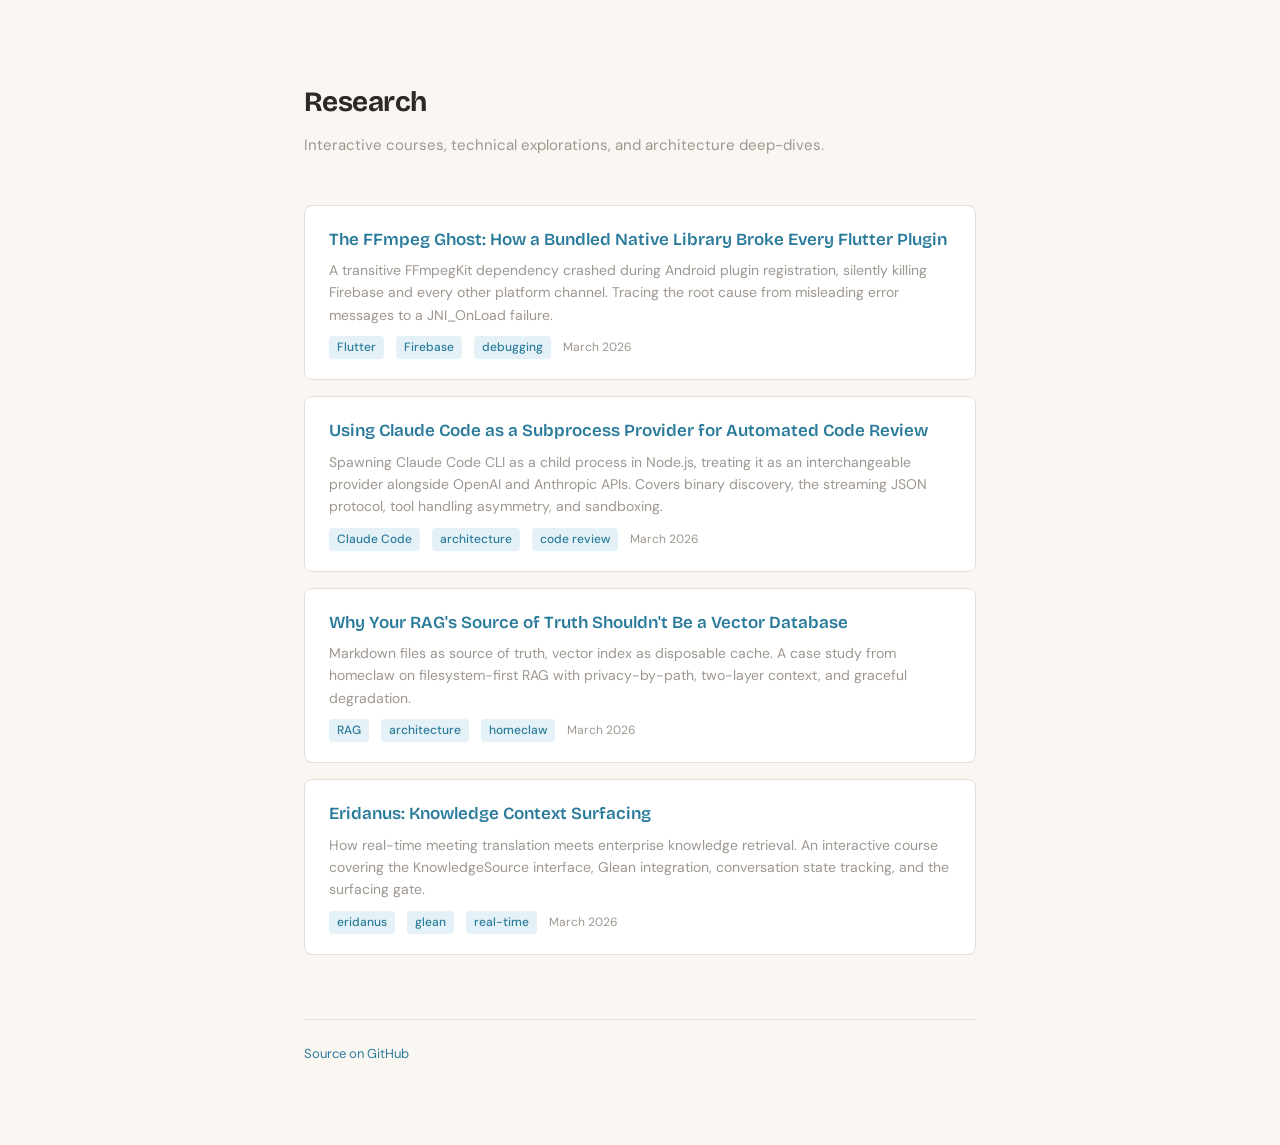
<file: index.html>
<!DOCTYPE html>
<html lang="en">
<head>
<meta charset="UTF-8">
<meta name="viewport" content="width=device-width, initial-scale=1.0">
<title>Research — Jayphen</title>
<link rel="preconnect" href="https://fonts.googleapis.com">
<link rel="preconnect" href="https://fonts.gstatic.com" crossorigin>
<link href="https://fonts.googleapis.com/css2?family=Bricolage+Grotesque:opsz,wght@12..96,400;12..96,600;12..96,700;12..96,800&family=DM+Sans:ital,opsz,wght@0,9..40,300;0,9..40,400;0,9..40,500;0,9..40,600;0,9..40,700;1,9..40,400;1,9..40,500&display=swap" rel="stylesheet">
<style>
  :root {
    --bg: #FAF7F2;
    --surface: #FFFFFF;
    --border: #E5DFD6;
    --text: #2C2A28;
    --text-muted: #9E9790;
    --accent: #2A7B9B;
    --accent-hover: #1F6A87;
    --accent-light: #E4F2F7;
    --tag-bg: #E4F2F7;
    --tag-text: #2A7B9B;
  }

  * { margin: 0; padding: 0; box-sizing: border-box; }

  body {
    font-family: 'DM Sans', -apple-system, BlinkMacSystemFont, 'Segoe UI', Helvetica, Arial, sans-serif;
    background: var(--bg);
    color: var(--text);
    line-height: 1.6;
    min-height: 100vh;
    -webkit-font-smoothing: antialiased;
  }

  .container {
    max-width: 720px;
    margin: 0 auto;
    padding: 80px 24px;
  }

  header {
    margin-bottom: 48px;
  }

  h1 {
    font-family: 'Bricolage Grotesque', Georgia, serif;
    font-size: 28px;
    font-weight: 700;
    margin-bottom: 8px;
    letter-spacing: -0.02em;
  }

  header p {
    color: var(--text-muted);
    font-size: 15px;
  }

  .items {
    display: flex;
    flex-direction: column;
    gap: 16px;
  }

  .item {
    display: block;
    background: var(--surface);
    border: 1px solid var(--border);
    border-radius: 8px;
    padding: 20px 24px;
    text-decoration: none;
    color: var(--text);
    transition: border-color 0.15s, transform 0.15s, box-shadow 0.15s;
  }

  .item:hover {
    border-color: var(--accent);
    transform: translateY(-1px);
    box-shadow: 0 4px 12px rgba(44, 42, 40, 0.08);
  }

  .item-title {
    font-family: 'Bricolage Grotesque', Georgia, serif;
    font-size: 17px;
    font-weight: 600;
    color: var(--accent);
    margin-bottom: 6px;
  }

  .item:hover .item-title {
    color: var(--accent-hover);
  }

  .item-desc {
    font-size: 14px;
    color: var(--text-muted);
    margin-bottom: 10px;
  }

  .item-meta {
    display: flex;
    gap: 12px;
    align-items: center;
    flex-wrap: wrap;
  }

  .tag {
    font-size: 12px;
    background: var(--tag-bg);
    color: var(--tag-text);
    padding: 2px 8px;
    border-radius: 4px;
    font-weight: 500;
  }

  .date {
    font-size: 12px;
    color: var(--text-muted);
  }

  footer {
    margin-top: 64px;
    padding-top: 24px;
    border-top: 1px solid var(--border);
    color: var(--text-muted);
    font-size: 13px;
  }

  footer a {
    color: var(--accent);
    text-decoration: none;
  }

  footer a:hover {
    text-decoration: underline;
  }
</style>
</head>
<body>
<div class="container">
  <header>
    <h1>Research</h1>
    <p>Interactive courses, technical explorations, and architecture deep-dives.</p>
  </header>

  <div class="items">
    <a class="item" href="flutter-firebase-ffmpeg-crash.html">
      <div class="item-title">The FFmpeg Ghost: How a Bundled Native Library Broke Every Flutter Plugin</div>
      <div class="item-desc">A transitive FFmpegKit dependency crashed during Android plugin registration, silently killing Firebase and every other platform channel. Tracing the root cause from misleading error messages to a JNI_OnLoad failure.</div>
      <div class="item-meta">
        <span class="tag">Flutter</span>
        <span class="tag">Firebase</span>
        <span class="tag">debugging</span>
        <span class="date">March 2026</span>
      </div>
    </a>
    <a class="item" href="claude-code-subprocess-provider.html">
      <div class="item-title">Using Claude Code as a Subprocess Provider for Automated Code Review</div>
      <div class="item-desc">Spawning Claude Code CLI as a child process in Node.js, treating it as an interchangeable provider alongside OpenAI and Anthropic APIs. Covers binary discovery, the streaming JSON protocol, tool handling asymmetry, and sandboxing.</div>
      <div class="item-meta">
        <span class="tag">Claude Code</span>
        <span class="tag">architecture</span>
        <span class="tag">code review</span>
        <span class="date">March 2026</span>
      </div>
    </a>
    <a class="item" href="filesystem-rag-source-of-truth.html">
      <div class="item-title">Why Your RAG's Source of Truth Shouldn't Be a Vector Database</div>
      <div class="item-desc">Markdown files as source of truth, vector index as disposable cache. A case study from homeclaw on filesystem-first RAG with privacy-by-path, two-layer context, and graceful degradation.</div>
      <div class="item-meta">
        <span class="tag">RAG</span>
        <span class="tag">architecture</span>
        <span class="tag">homeclaw</span>
        <span class="date">March 2026</span>
      </div>
    </a>
    <a class="item" href="eridanus-knowledge-context.html">
      <div class="item-title">Eridanus: Knowledge Context Surfacing</div>
      <div class="item-desc">How real-time meeting translation meets enterprise knowledge retrieval. An interactive course covering the KnowledgeSource interface, Glean integration, conversation state tracking, and the surfacing gate.</div>
      <div class="item-meta">
        <span class="tag">eridanus</span>
        <span class="tag">glean</span>
        <span class="tag">real-time</span>
        <span class="date">March 2026</span>
      </div>
    </a>
  </div>

  <footer>
    <a href="https://github.com/Jayphen/research">Source on GitHub</a>
  </footer>
</div>
</body>
</html>
</file>
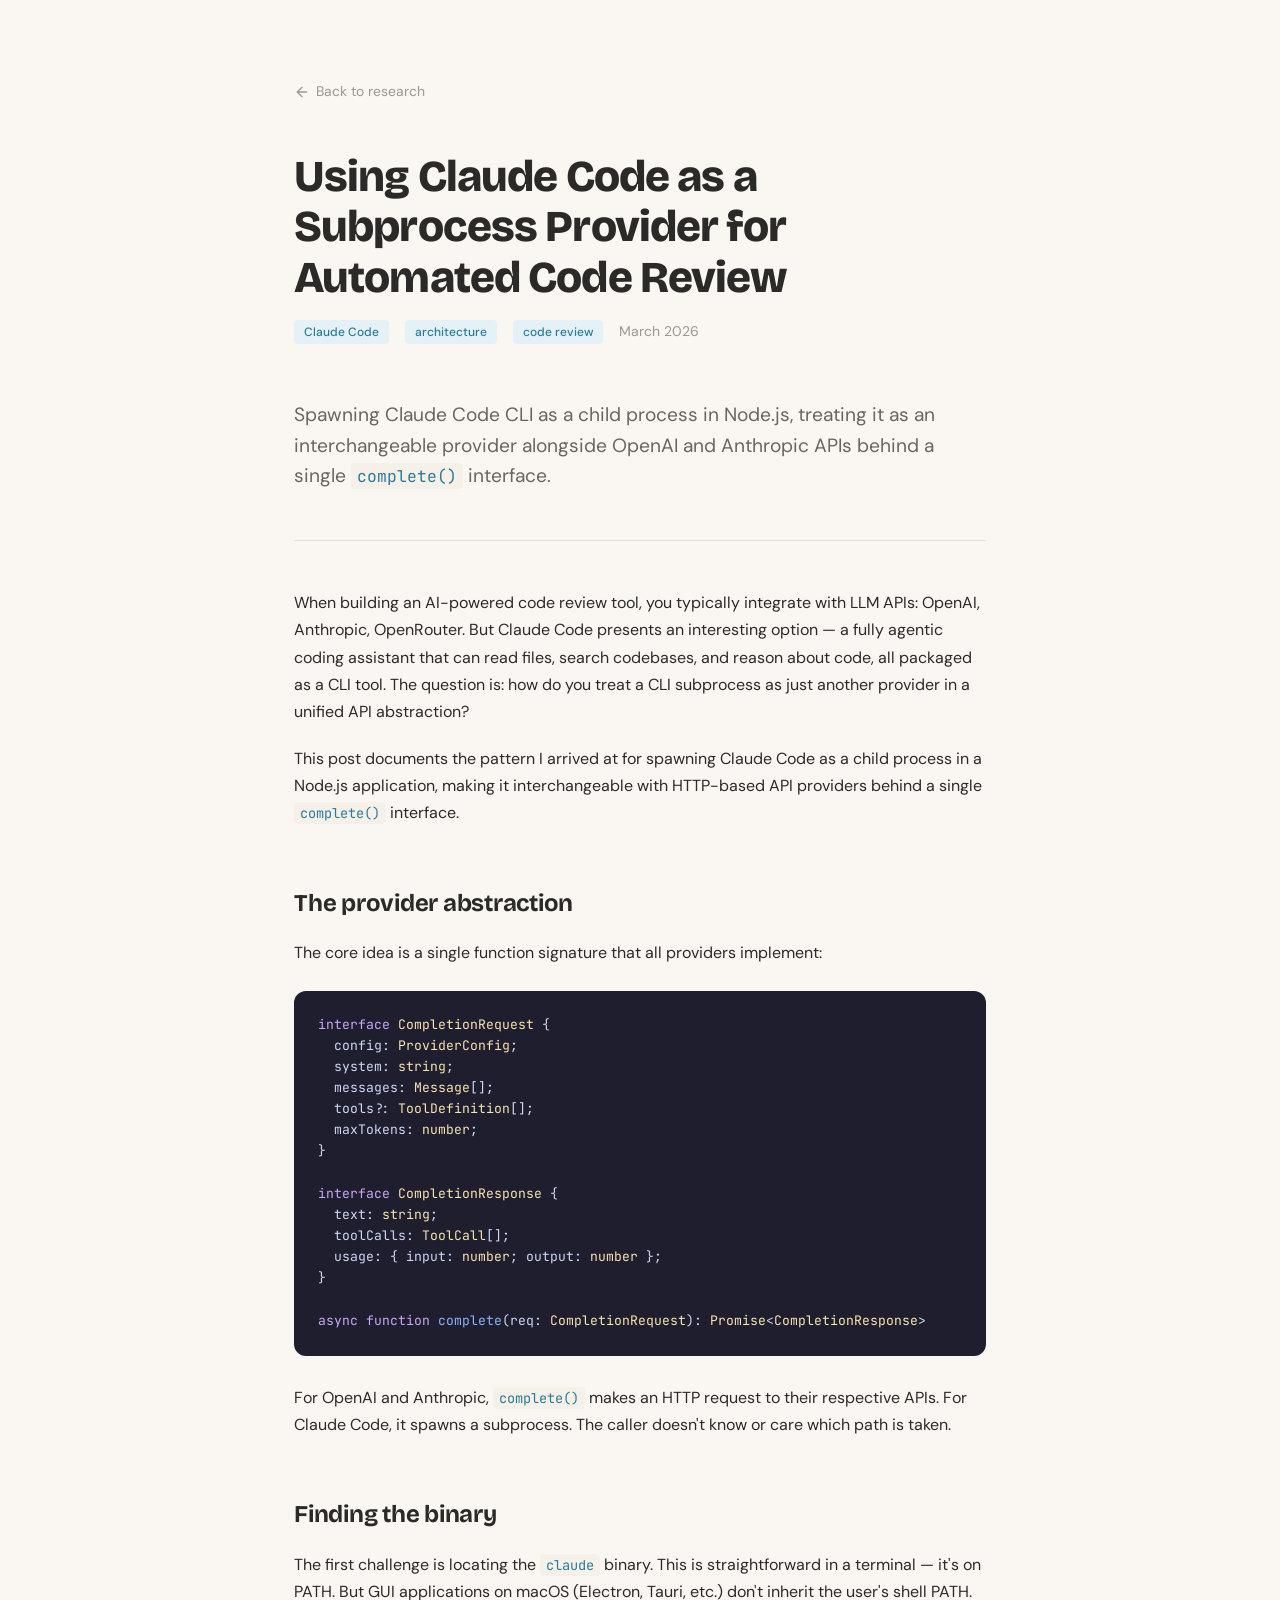
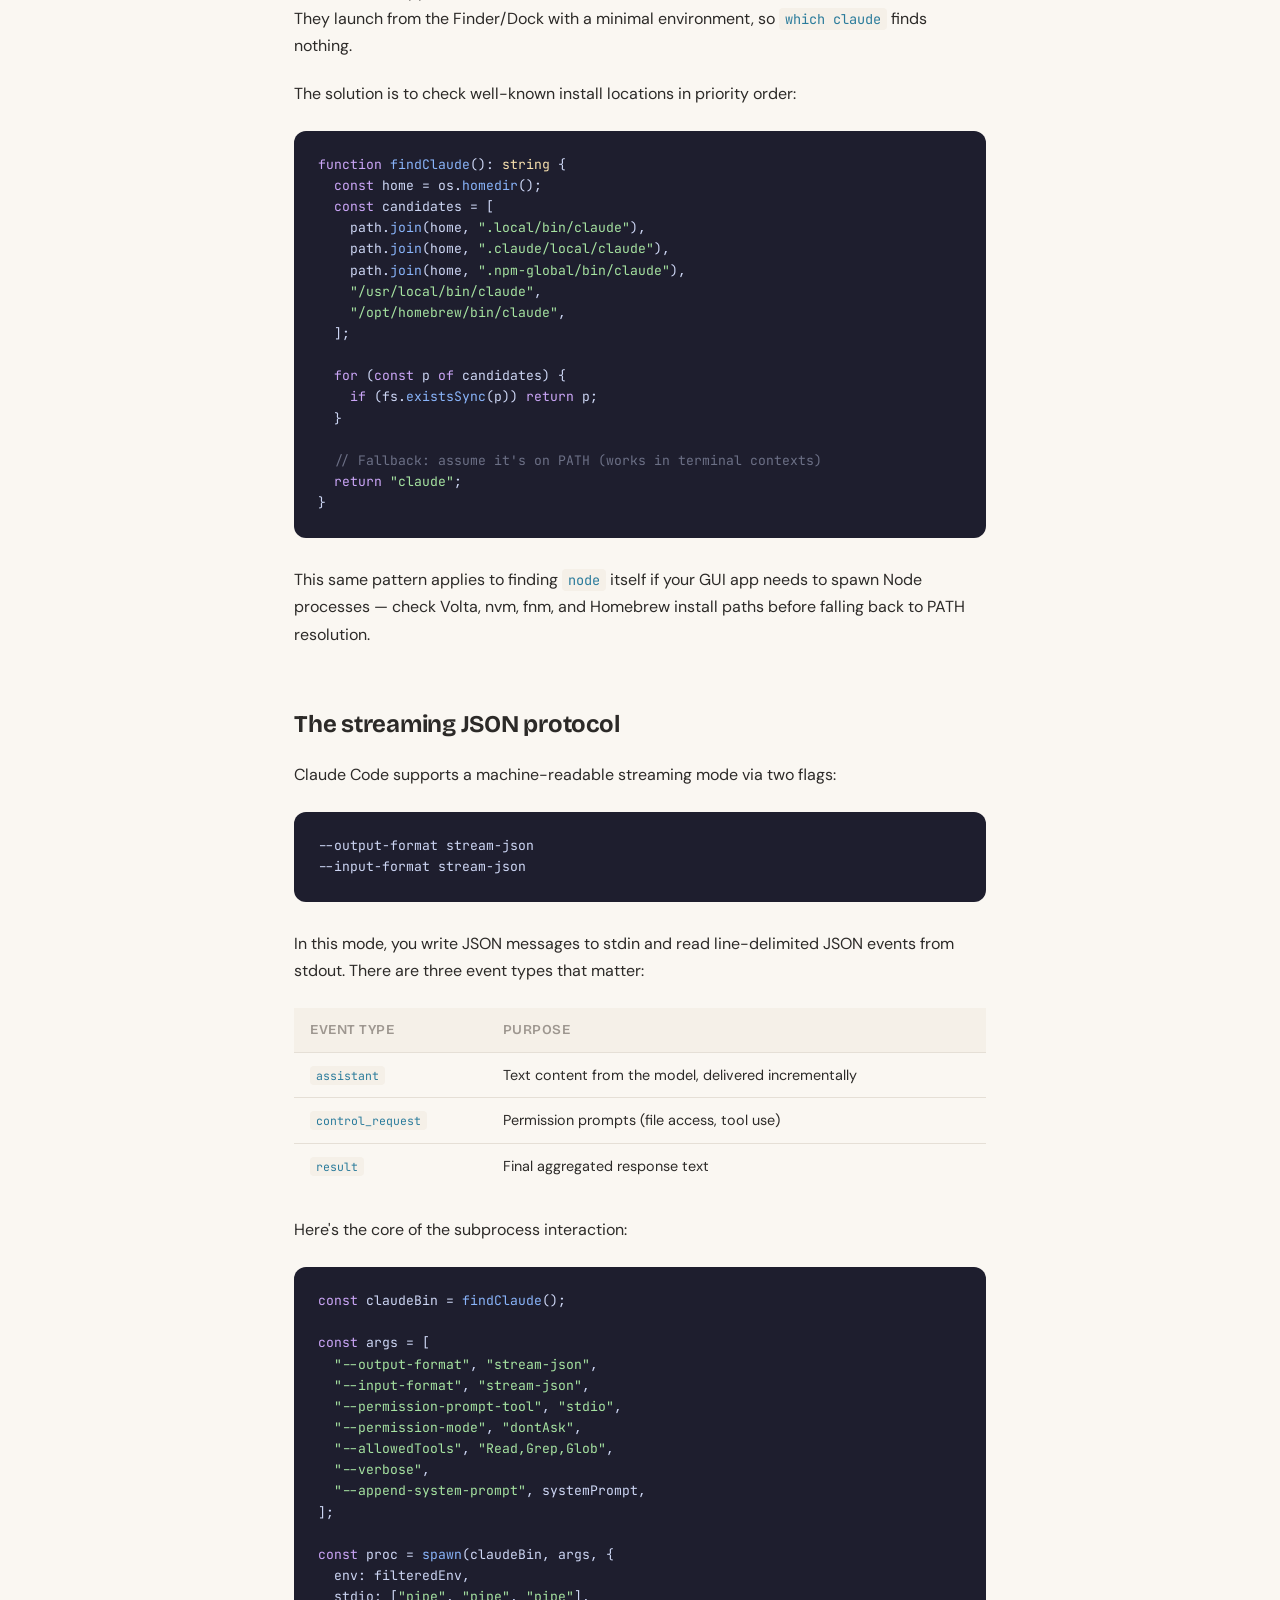
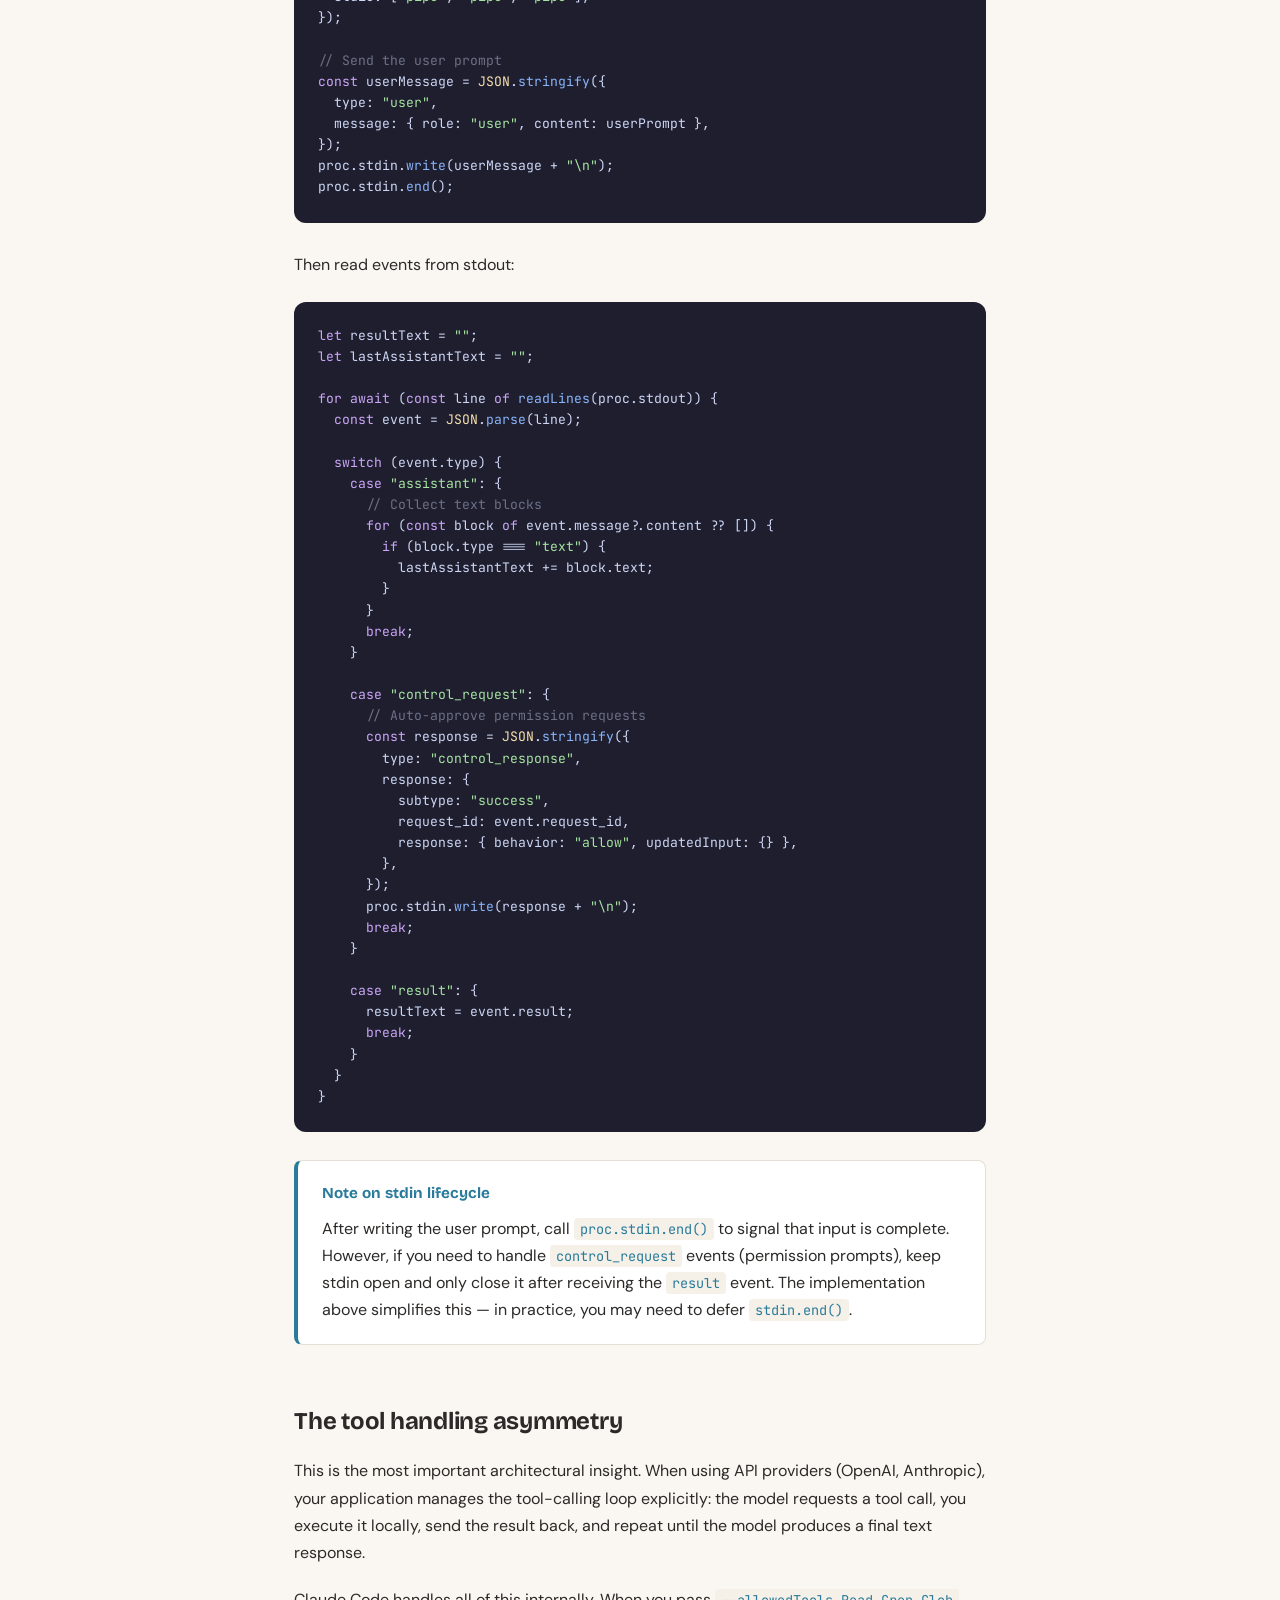
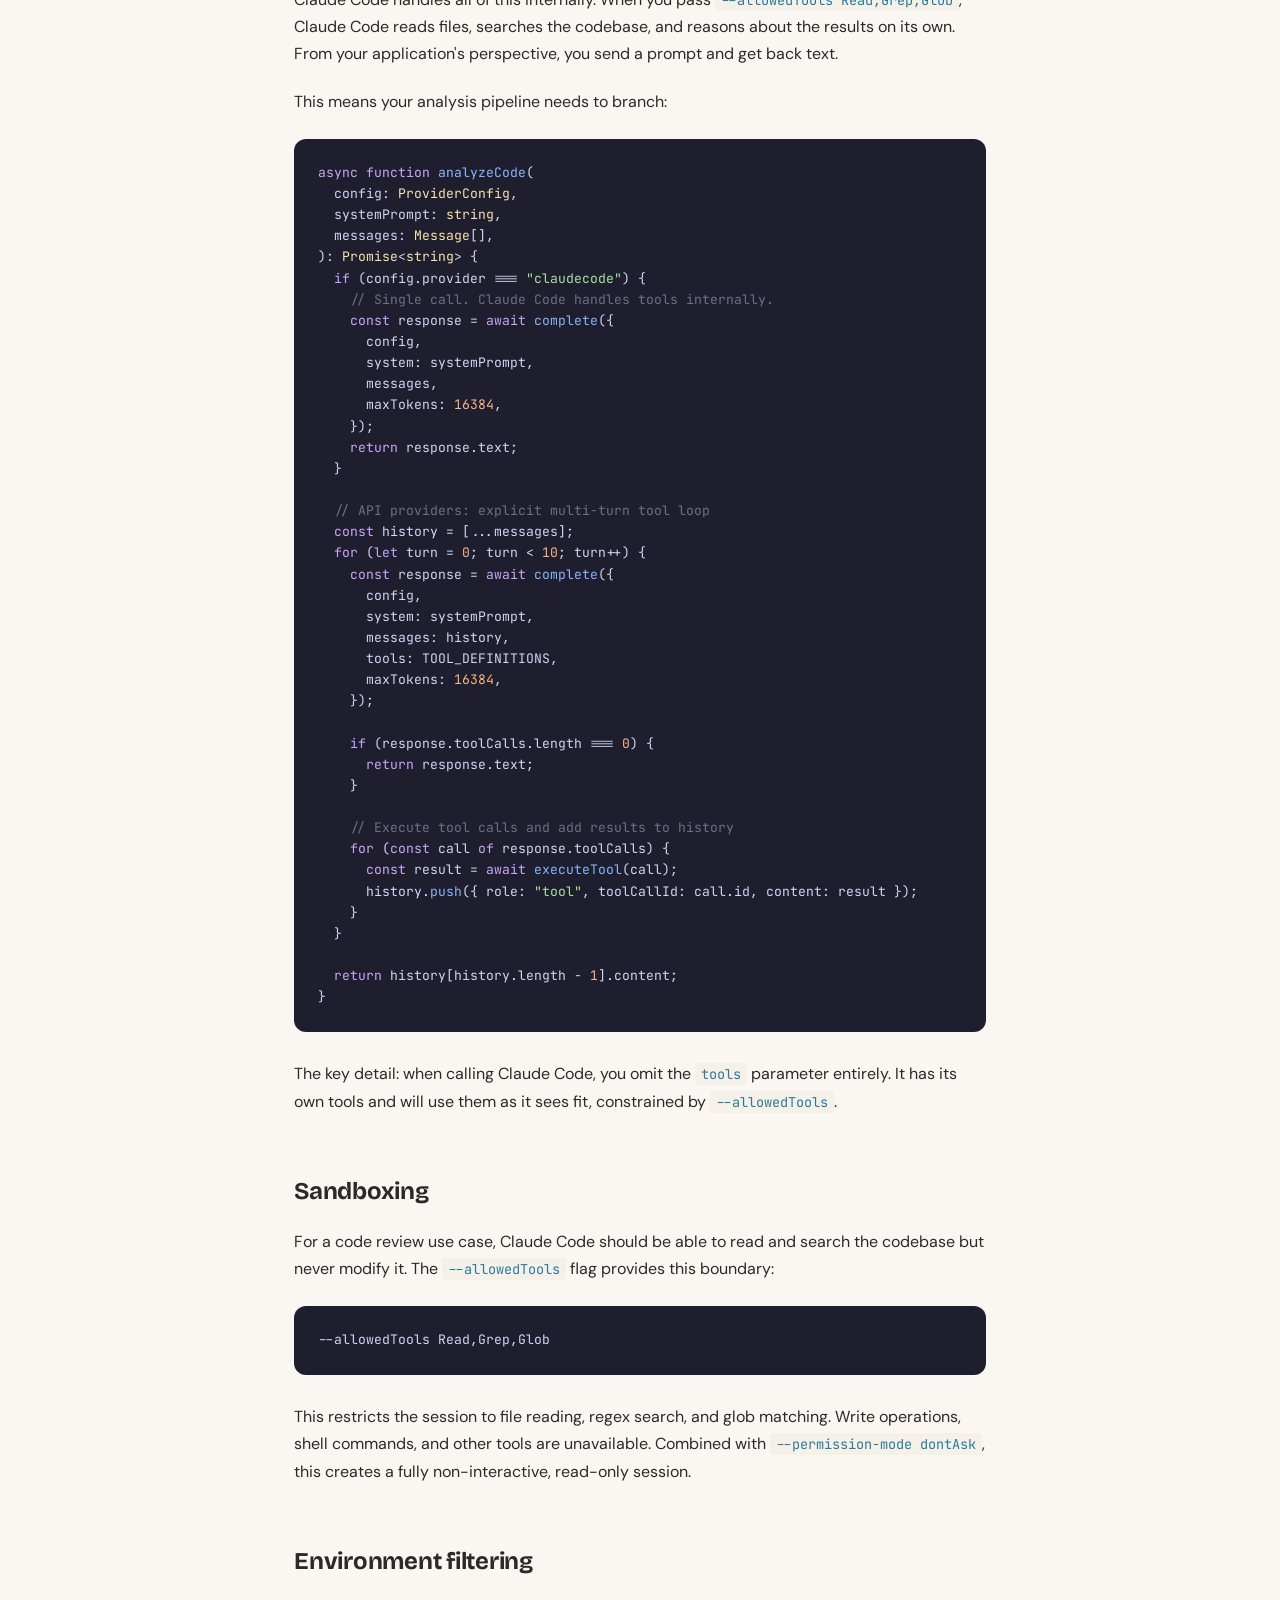
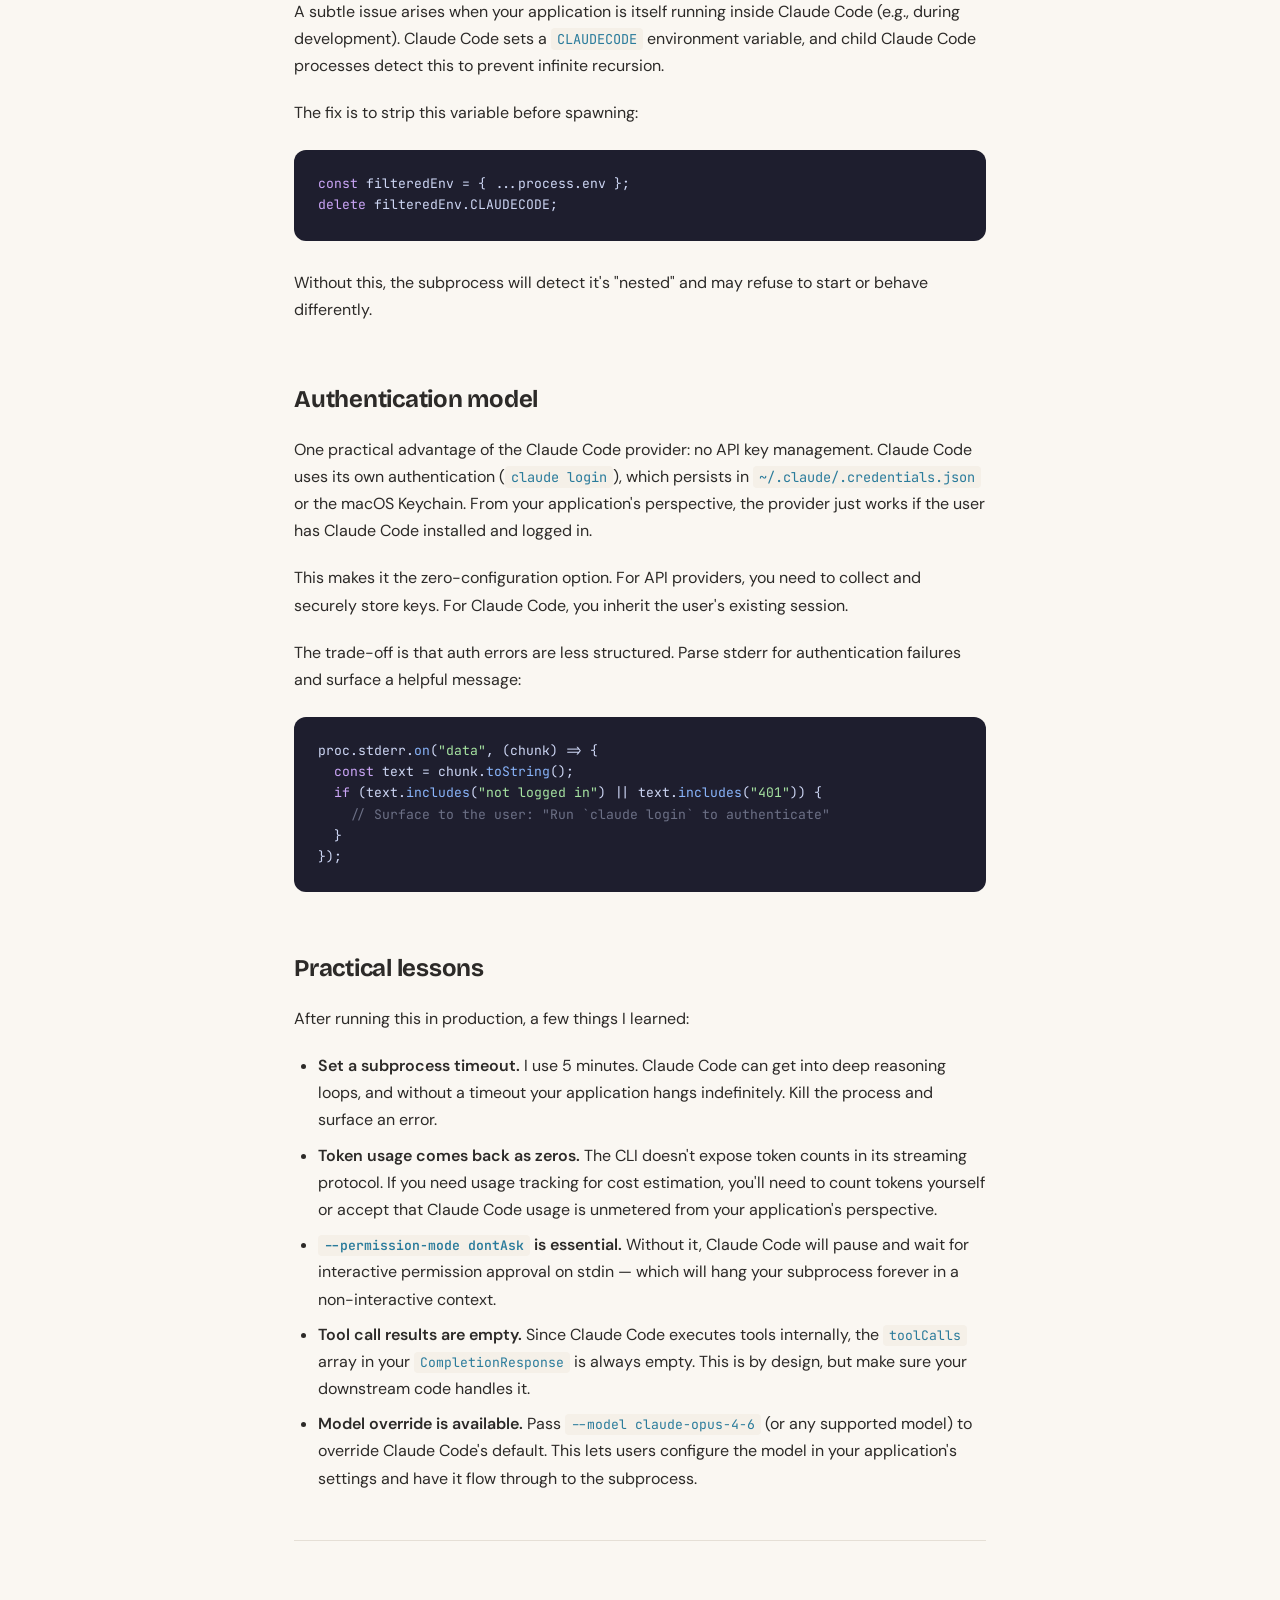
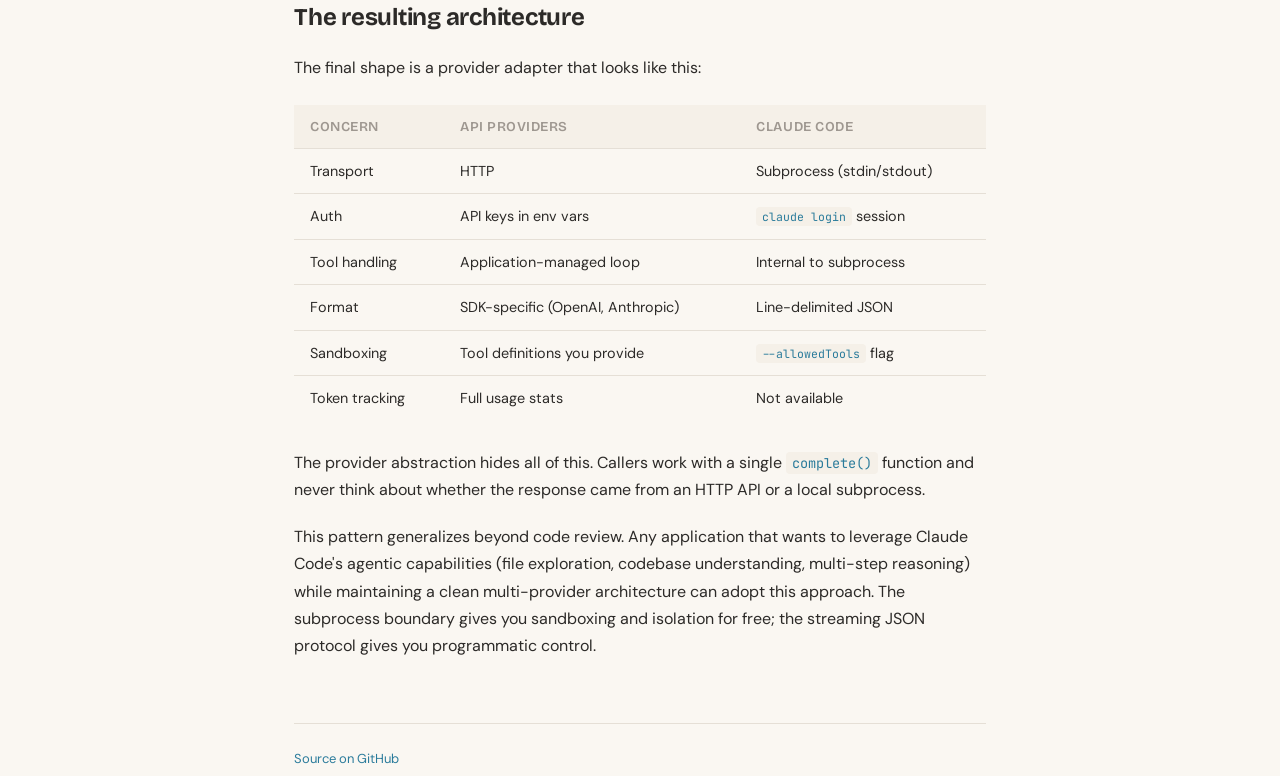
<file: claude-code-subprocess-provider.html>
<!DOCTYPE html>
<html lang="en">
<head>
<meta charset="UTF-8">
<meta name="viewport" content="width=device-width, initial-scale=1.0">
<title>Using Claude Code as a Subprocess Provider for Automated Code Review</title>
<link rel="preconnect" href="https://fonts.googleapis.com">
<link rel="preconnect" href="https://fonts.gstatic.com" crossorigin>
<link href="https://fonts.googleapis.com/css2?family=Bricolage+Grotesque:opsz,wght@12..96,400;12..96,600;12..96,700;12..96,800&family=DM+Sans:ital,opsz,wght@0,9..40,300;0,9..40,400;0,9..40,500;0,9..40,600;0,9..40,700;1,9..40,400;1,9..40,500&family=JetBrains+Mono:wght@400;500;600&display=swap" rel="stylesheet">
<link rel="stylesheet" href="article.css">
</head>
<body>
<div class="container">

<a class="back" href="/">
  <svg xmlns="http://www.w3.org/2000/svg" viewBox="0 0 24 24" fill="none" stroke="currentColor" stroke-width="2" stroke-linecap="round" stroke-linejoin="round"><path d="M19 12H5"/><path d="M12 19l-7-7 7-7"/></svg>
  Back to research
</a>

<header class="article-header">
  <h1>Using Claude Code as a Subprocess Provider for Automated Code Review</h1>
  <div class="article-meta">
    <span class="tag">Claude Code</span>
    <span class="tag">architecture</span>
    <span class="tag">code review</span>
    <span>March 2026</span>
  </div>
</header>

<p class="lede">Spawning Claude Code CLI as a child process in Node.js, treating it as an interchangeable provider alongside OpenAI and Anthropic APIs behind a single <code>complete()</code> interface.</p>

<p>When building an AI-powered code review tool, you typically integrate with LLM APIs: OpenAI, Anthropic, OpenRouter. But Claude Code presents an interesting option &mdash; a fully agentic coding assistant that can read files, search codebases, and reason about code, all packaged as a CLI tool. The question is: how do you treat a CLI subprocess as just another provider in a unified API abstraction?</p>

<p>This post documents the pattern I arrived at for spawning Claude Code as a child process in a Node.js application, making it interchangeable with HTTP-based API providers behind a single <code>complete()</code> interface.</p>

<h2>The provider abstraction</h2>

<p>The core idea is a single function signature that all providers implement:</p>

<pre><code><span class="kw">interface</span> <span class="ty">CompletionRequest</span> {
  config: <span class="ty">ProviderConfig</span>;
  system: <span class="ty">string</span>;
  messages: <span class="ty">Message</span>[];
  tools?: <span class="ty">ToolDefinition</span>[];
  maxTokens: <span class="ty">number</span>;
}

<span class="kw">interface</span> <span class="ty">CompletionResponse</span> {
  text: <span class="ty">string</span>;
  toolCalls: <span class="ty">ToolCall</span>[];
  usage: { input: <span class="ty">number</span>; output: <span class="ty">number</span> };
}

<span class="kw">async function</span> <span class="fn">complete</span>(req: <span class="ty">CompletionRequest</span>): <span class="ty">Promise</span>&lt;<span class="ty">CompletionResponse</span>&gt;</code></pre>

<p>For OpenAI and Anthropic, <code>complete()</code> makes an HTTP request to their respective APIs. For Claude Code, it spawns a subprocess. The caller doesn't know or care which path is taken.</p>

<h2>Finding the binary</h2>

<p>The first challenge is locating the <code>claude</code> binary. This is straightforward in a terminal &mdash; it's on PATH. But GUI applications on macOS (Electron, Tauri, etc.) don't inherit the user's shell PATH. They launch from the Finder/Dock with a minimal environment, so <code>which claude</code> finds nothing.</p>

<p>The solution is to check well-known install locations in priority order:</p>

<pre><code><span class="kw">function</span> <span class="fn">findClaude</span>(): <span class="ty">string</span> {
  <span class="kw">const</span> home = os.<span class="fn">homedir</span>();
  <span class="kw">const</span> candidates = [
    path.<span class="fn">join</span>(home, <span class="st">".local/bin/claude"</span>),
    path.<span class="fn">join</span>(home, <span class="st">".claude/local/claude"</span>),
    path.<span class="fn">join</span>(home, <span class="st">".npm-global/bin/claude"</span>),
    <span class="st">"/usr/local/bin/claude"</span>,
    <span class="st">"/opt/homebrew/bin/claude"</span>,
  ];

  <span class="kw">for</span> (<span class="kw">const</span> p <span class="kw">of</span> candidates) {
    <span class="kw">if</span> (fs.<span class="fn">existsSync</span>(p)) <span class="kw">return</span> p;
  }

  <span class="cm">// Fallback: assume it's on PATH (works in terminal contexts)</span>
  <span class="kw">return</span> <span class="st">"claude"</span>;
}</code></pre>

<p>This same pattern applies to finding <code>node</code> itself if your GUI app needs to spawn Node processes &mdash; check Volta, nvm, fnm, and Homebrew install paths before falling back to PATH resolution.</p>

<h2>The streaming JSON protocol</h2>

<p>Claude Code supports a machine-readable streaming mode via two flags:</p>

<pre><code>--output-format stream-json
--input-format stream-json</code></pre>

<p>In this mode, you write JSON messages to stdin and read line-delimited JSON events from stdout. There are three event types that matter:</p>

<table>
  <tr><th>Event type</th><th>Purpose</th></tr>
  <tr><td><code>assistant</code></td><td>Text content from the model, delivered incrementally</td></tr>
  <tr><td><code>control_request</code></td><td>Permission prompts (file access, tool use)</td></tr>
  <tr><td><code>result</code></td><td>Final aggregated response text</td></tr>
</table>

<p>Here's the core of the subprocess interaction:</p>

<pre><code><span class="kw">const</span> claudeBin = <span class="fn">findClaude</span>();

<span class="kw">const</span> args = [
  <span class="st">"--output-format"</span>, <span class="st">"stream-json"</span>,
  <span class="st">"--input-format"</span>, <span class="st">"stream-json"</span>,
  <span class="st">"--permission-prompt-tool"</span>, <span class="st">"stdio"</span>,
  <span class="st">"--permission-mode"</span>, <span class="st">"dontAsk"</span>,
  <span class="st">"--allowedTools"</span>, <span class="st">"Read,Grep,Glob"</span>,
  <span class="st">"--verbose"</span>,
  <span class="st">"--append-system-prompt"</span>, systemPrompt,
];

<span class="kw">const</span> proc = <span class="fn">spawn</span>(claudeBin, args, {
  env: filteredEnv,
  stdio: [<span class="st">"pipe"</span>, <span class="st">"pipe"</span>, <span class="st">"pipe"</span>],
});

<span class="cm">// Send the user prompt</span>
<span class="kw">const</span> userMessage = <span class="ty">JSON</span>.<span class="fn">stringify</span>({
  type: <span class="st">"user"</span>,
  message: { role: <span class="st">"user"</span>, content: userPrompt },
});
proc.stdin.<span class="fn">write</span>(userMessage + <span class="st">"\n"</span>);
proc.stdin.<span class="fn">end</span>();</code></pre>

<p>Then read events from stdout:</p>

<pre><code><span class="kw">let</span> resultText = <span class="st">""</span>;
<span class="kw">let</span> lastAssistantText = <span class="st">""</span>;

<span class="kw">for await</span> (<span class="kw">const</span> line <span class="kw">of</span> <span class="fn">readLines</span>(proc.stdout)) {
  <span class="kw">const</span> event = <span class="ty">JSON</span>.<span class="fn">parse</span>(line);

  <span class="kw">switch</span> (event.type) {
    <span class="kw">case</span> <span class="st">"assistant"</span>: {
      <span class="cm">// Collect text blocks</span>
      <span class="kw">for</span> (<span class="kw">const</span> block <span class="kw">of</span> event.message?.content ?? []) {
        <span class="kw">if</span> (block.type === <span class="st">"text"</span>) {
          lastAssistantText += block.text;
        }
      }
      <span class="kw">break</span>;
    }

    <span class="kw">case</span> <span class="st">"control_request"</span>: {
      <span class="cm">// Auto-approve permission requests</span>
      <span class="kw">const</span> response = <span class="ty">JSON</span>.<span class="fn">stringify</span>({
        type: <span class="st">"control_response"</span>,
        response: {
          subtype: <span class="st">"success"</span>,
          request_id: event.request_id,
          response: { behavior: <span class="st">"allow"</span>, updatedInput: {} },
        },
      });
      proc.stdin.<span class="fn">write</span>(response + <span class="st">"\n"</span>);
      <span class="kw">break</span>;
    }

    <span class="kw">case</span> <span class="st">"result"</span>: {
      resultText = event.result;
      <span class="kw">break</span>;
    }
  }
}</code></pre>

<div class="callout">
<div class="callout-title">Note on stdin lifecycle</div>
<p>After writing the user prompt, call <code>proc.stdin.end()</code> to signal that input is complete. However, if you need to handle <code>control_request</code> events (permission prompts), keep stdin open and only close it after receiving the <code>result</code> event. The implementation above simplifies this &mdash; in practice, you may need to defer <code>stdin.end()</code>.</p>
</div>

<h2>The tool handling asymmetry</h2>

<p>This is the most important architectural insight. When using API providers (OpenAI, Anthropic), your application manages the tool-calling loop explicitly: the model requests a tool call, you execute it locally, send the result back, and repeat until the model produces a final text response.</p>

<p>Claude Code handles all of this internally. When you pass <code>--allowedTools Read,Grep,Glob</code>, Claude Code reads files, searches the codebase, and reasons about the results on its own. From your application's perspective, you send a prompt and get back text.</p>

<p>This means your analysis pipeline needs to branch:</p>

<pre><code><span class="kw">async function</span> <span class="fn">analyzeCode</span>(
  config: <span class="ty">ProviderConfig</span>,
  systemPrompt: <span class="ty">string</span>,
  messages: <span class="ty">Message</span>[],
): <span class="ty">Promise</span>&lt;<span class="ty">string</span>&gt; {
  <span class="kw">if</span> (config.provider === <span class="st">"claudecode"</span>) {
    <span class="cm">// Single call. Claude Code handles tools internally.</span>
    <span class="kw">const</span> response = <span class="kw">await</span> <span class="fn">complete</span>({
      config,
      system: systemPrompt,
      messages,
      maxTokens: <span class="nu">16384</span>,
    });
    <span class="kw">return</span> response.text;
  }

  <span class="cm">// API providers: explicit multi-turn tool loop</span>
  <span class="kw">const</span> history = [...messages];
  <span class="kw">for</span> (<span class="kw">let</span> turn = <span class="nu">0</span>; turn &lt; <span class="nu">10</span>; turn++) {
    <span class="kw">const</span> response = <span class="kw">await</span> <span class="fn">complete</span>({
      config,
      system: systemPrompt,
      messages: history,
      tools: TOOL_DEFINITIONS,
      maxTokens: <span class="nu">16384</span>,
    });

    <span class="kw">if</span> (response.toolCalls.length === <span class="nu">0</span>) {
      <span class="kw">return</span> response.text;
    }

    <span class="cm">// Execute tool calls and add results to history</span>
    <span class="kw">for</span> (<span class="kw">const</span> call <span class="kw">of</span> response.toolCalls) {
      <span class="kw">const</span> result = <span class="kw">await</span> <span class="fn">executeTool</span>(call);
      history.<span class="fn">push</span>({ role: <span class="st">"tool"</span>, toolCallId: call.id, content: result });
    }
  }

  <span class="kw">return</span> history[history.length - <span class="nu">1</span>].content;
}</code></pre>

<p>The key detail: when calling Claude Code, you omit the <code>tools</code> parameter entirely. It has its own tools and will use them as it sees fit, constrained by <code>--allowedTools</code>.</p>

<h2>Sandboxing</h2>

<p>For a code review use case, Claude Code should be able to read and search the codebase but never modify it. The <code>--allowedTools</code> flag provides this boundary:</p>

<pre><code>--allowedTools Read,Grep,Glob</code></pre>

<p>This restricts the session to file reading, regex search, and glob matching. Write operations, shell commands, and other tools are unavailable. Combined with <code>--permission-mode dontAsk</code>, this creates a fully non-interactive, read-only session.</p>

<h2>Environment filtering</h2>

<p>A subtle issue arises when your application is itself running inside Claude Code (e.g., during development). Claude Code sets a <code>CLAUDECODE</code> environment variable, and child Claude Code processes detect this to prevent infinite recursion.</p>

<p>The fix is to strip this variable before spawning:</p>

<pre><code><span class="kw">const</span> filteredEnv = { ...process.env };
<span class="kw">delete</span> filteredEnv.CLAUDECODE;</code></pre>

<p>Without this, the subprocess will detect it's "nested" and may refuse to start or behave differently.</p>

<h2>Authentication model</h2>

<p>One practical advantage of the Claude Code provider: no API key management. Claude Code uses its own authentication (<code>claude login</code>), which persists in <code>~/.claude/.credentials.json</code> or the macOS Keychain. From your application's perspective, the provider just works if the user has Claude Code installed and logged in.</p>

<p>This makes it the zero-configuration option. For API providers, you need to collect and securely store keys. For Claude Code, you inherit the user's existing session.</p>

<p>The trade-off is that auth errors are less structured. Parse stderr for authentication failures and surface a helpful message:</p>

<pre><code>proc.stderr.<span class="fn">on</span>(<span class="st">"data"</span>, (chunk) =&gt; {
  <span class="kw">const</span> text = chunk.<span class="fn">toString</span>();
  <span class="kw">if</span> (text.<span class="fn">includes</span>(<span class="st">"not logged in"</span>) || text.<span class="fn">includes</span>(<span class="st">"401"</span>)) {
    <span class="cm">// Surface to the user: "Run `claude login` to authenticate"</span>
  }
});</code></pre>

<h2>Practical lessons</h2>

<p>After running this in production, a few things I learned:</p>

<ul>
<li><strong>Set a subprocess timeout.</strong> I use 5 minutes. Claude Code can get into deep reasoning loops, and without a timeout your application hangs indefinitely. Kill the process and surface an error.</li>

<li><strong>Token usage comes back as zeros.</strong> The CLI doesn't expose token counts in its streaming protocol. If you need usage tracking for cost estimation, you'll need to count tokens yourself or accept that Claude Code usage is unmetered from your application's perspective.</li>

<li><strong><code>--permission-mode dontAsk</code> is essential.</strong> Without it, Claude Code will pause and wait for interactive permission approval on stdin &mdash; which will hang your subprocess forever in a non-interactive context.</li>

<li><strong>Tool call results are empty.</strong> Since Claude Code executes tools internally, the <code>toolCalls</code> array in your <code>CompletionResponse</code> is always empty. This is by design, but make sure your downstream code handles it.</li>

<li><strong>Model override is available.</strong> Pass <code>--model claude-opus-4-6</code> (or any supported model) to override Claude Code's default. This lets users configure the model in your application's settings and have it flow through to the subprocess.</li>
</ul>

<hr>

<h2>The resulting architecture</h2>

<p>The final shape is a provider adapter that looks like this:</p>

<table>
  <tr><th>Concern</th><th>API Providers</th><th>Claude Code</th></tr>
  <tr><td>Transport</td><td>HTTP</td><td>Subprocess (stdin/stdout)</td></tr>
  <tr><td>Auth</td><td>API keys in env vars</td><td><code>claude login</code> session</td></tr>
  <tr><td>Tool handling</td><td>Application-managed loop</td><td>Internal to subprocess</td></tr>
  <tr><td>Format</td><td>SDK-specific (OpenAI, Anthropic)</td><td>Line-delimited JSON</td></tr>
  <tr><td>Sandboxing</td><td>Tool definitions you provide</td><td><code>--allowedTools</code> flag</td></tr>
  <tr><td>Token tracking</td><td>Full usage stats</td><td>Not available</td></tr>
</table>

<p>The provider abstraction hides all of this. Callers work with a single <code>complete()</code> function and never think about whether the response came from an HTTP API or a local subprocess.</p>

<p>This pattern generalizes beyond code review. Any application that wants to leverage Claude Code's agentic capabilities (file exploration, codebase understanding, multi-step reasoning) while maintaining a clean multi-provider architecture can adopt this approach. The subprocess boundary gives you sandboxing and isolation for free; the streaming JSON protocol gives you programmatic control.</p>

<footer class="article-footer">
  <a href="https://github.com/Jayphen/research">Source on GitHub</a>
</footer>

</div>
</body>
</html>
</file>
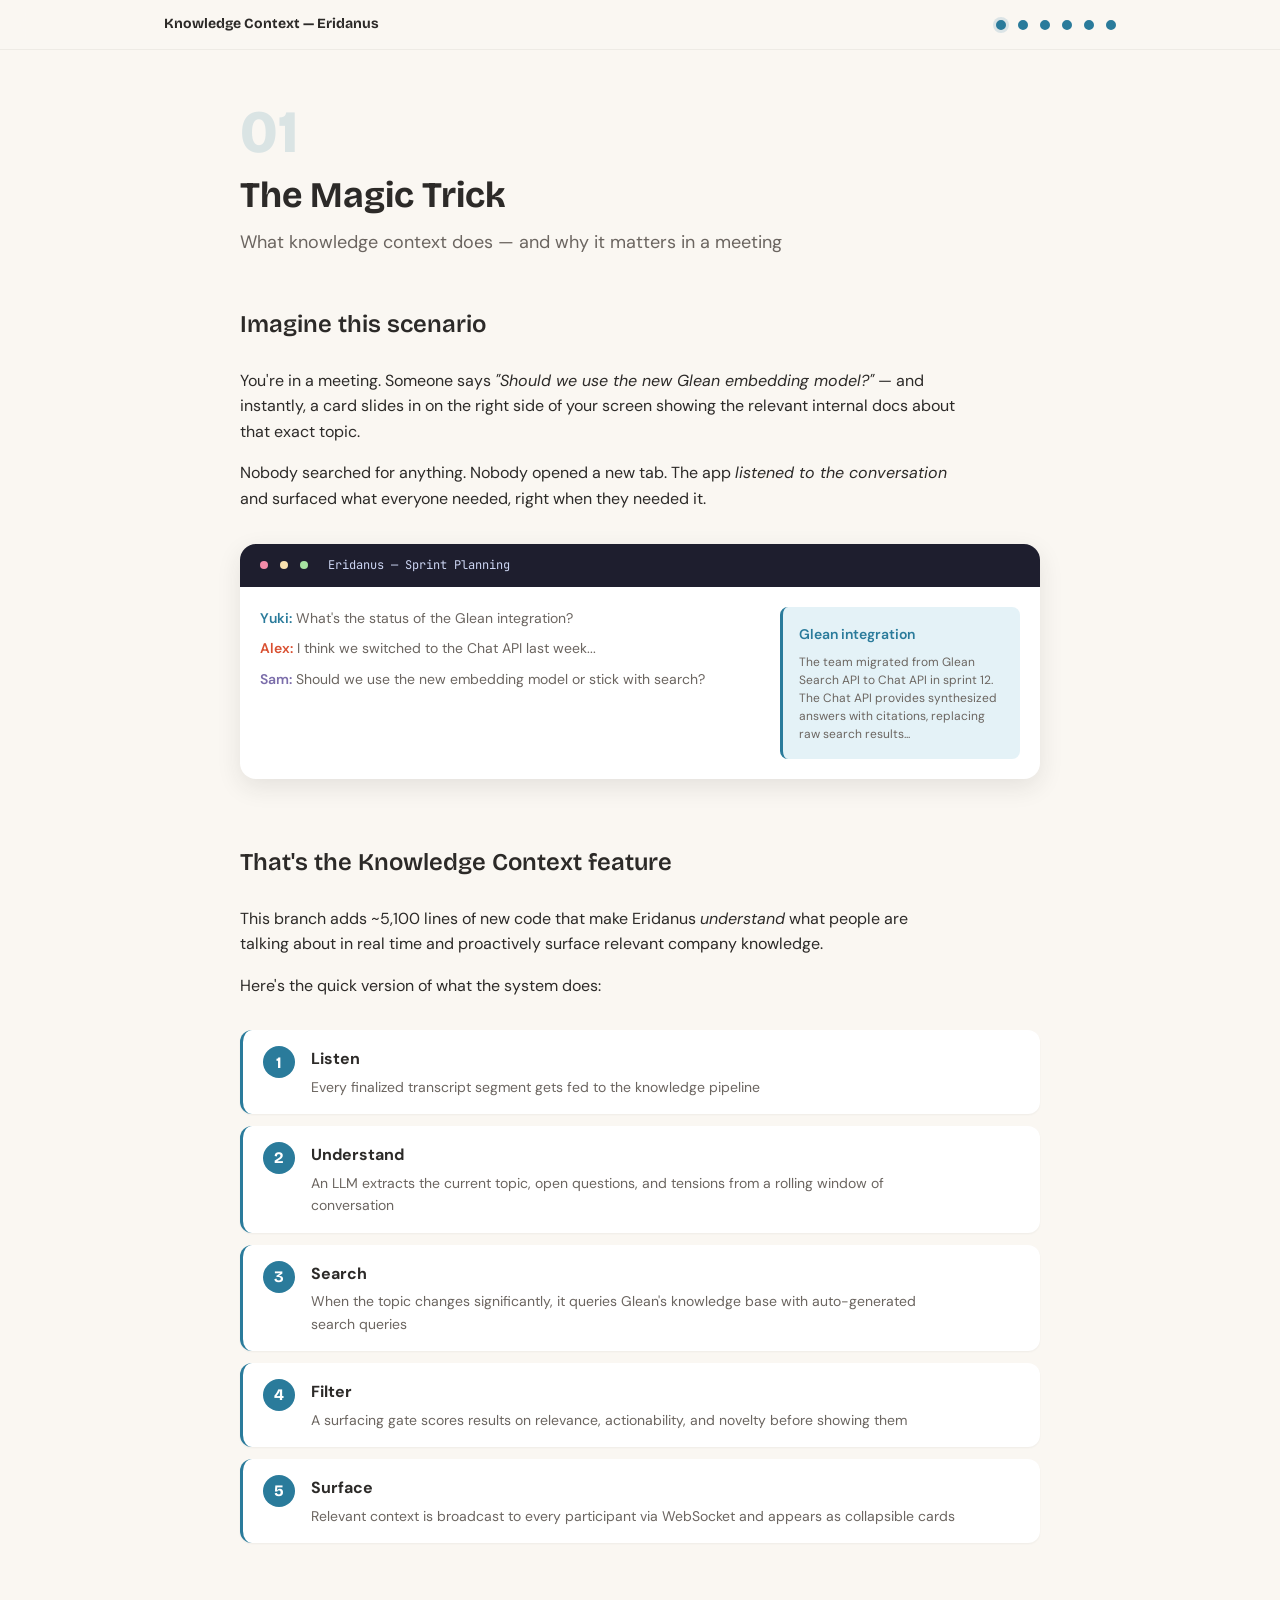
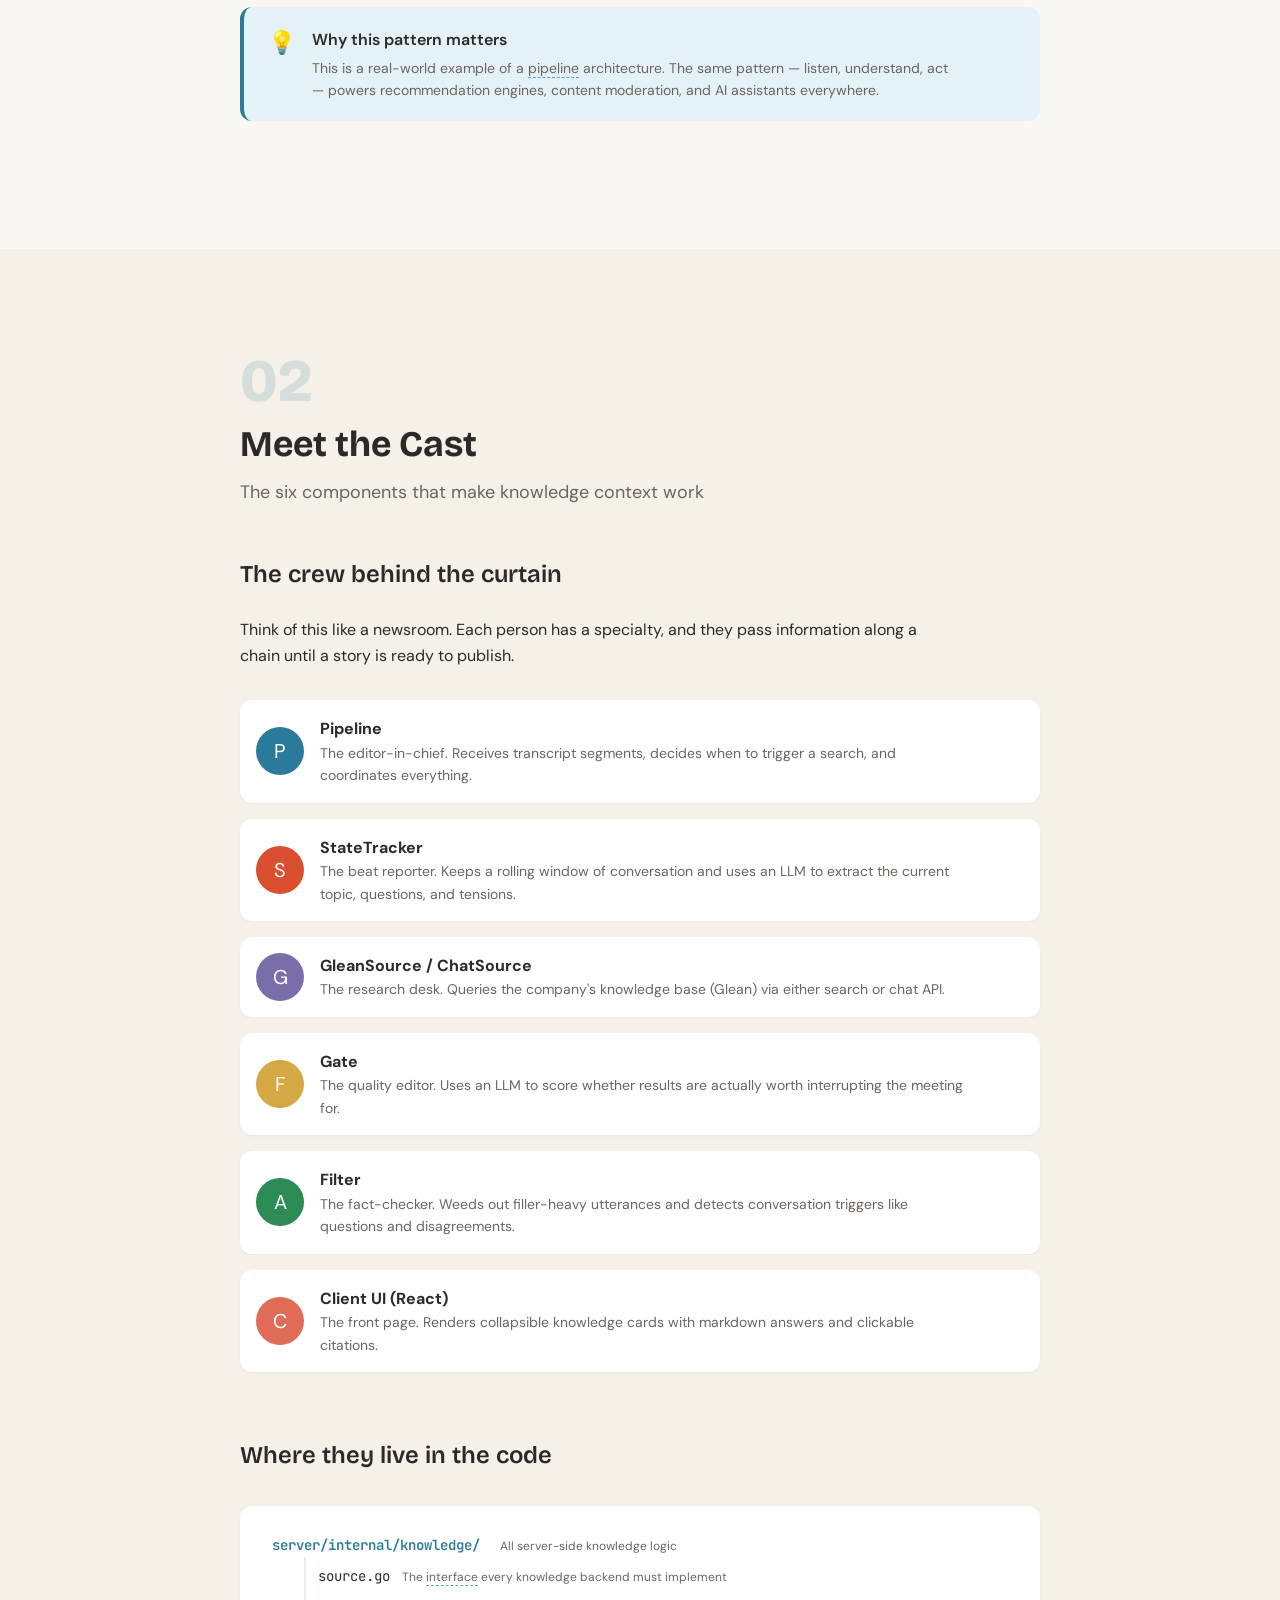
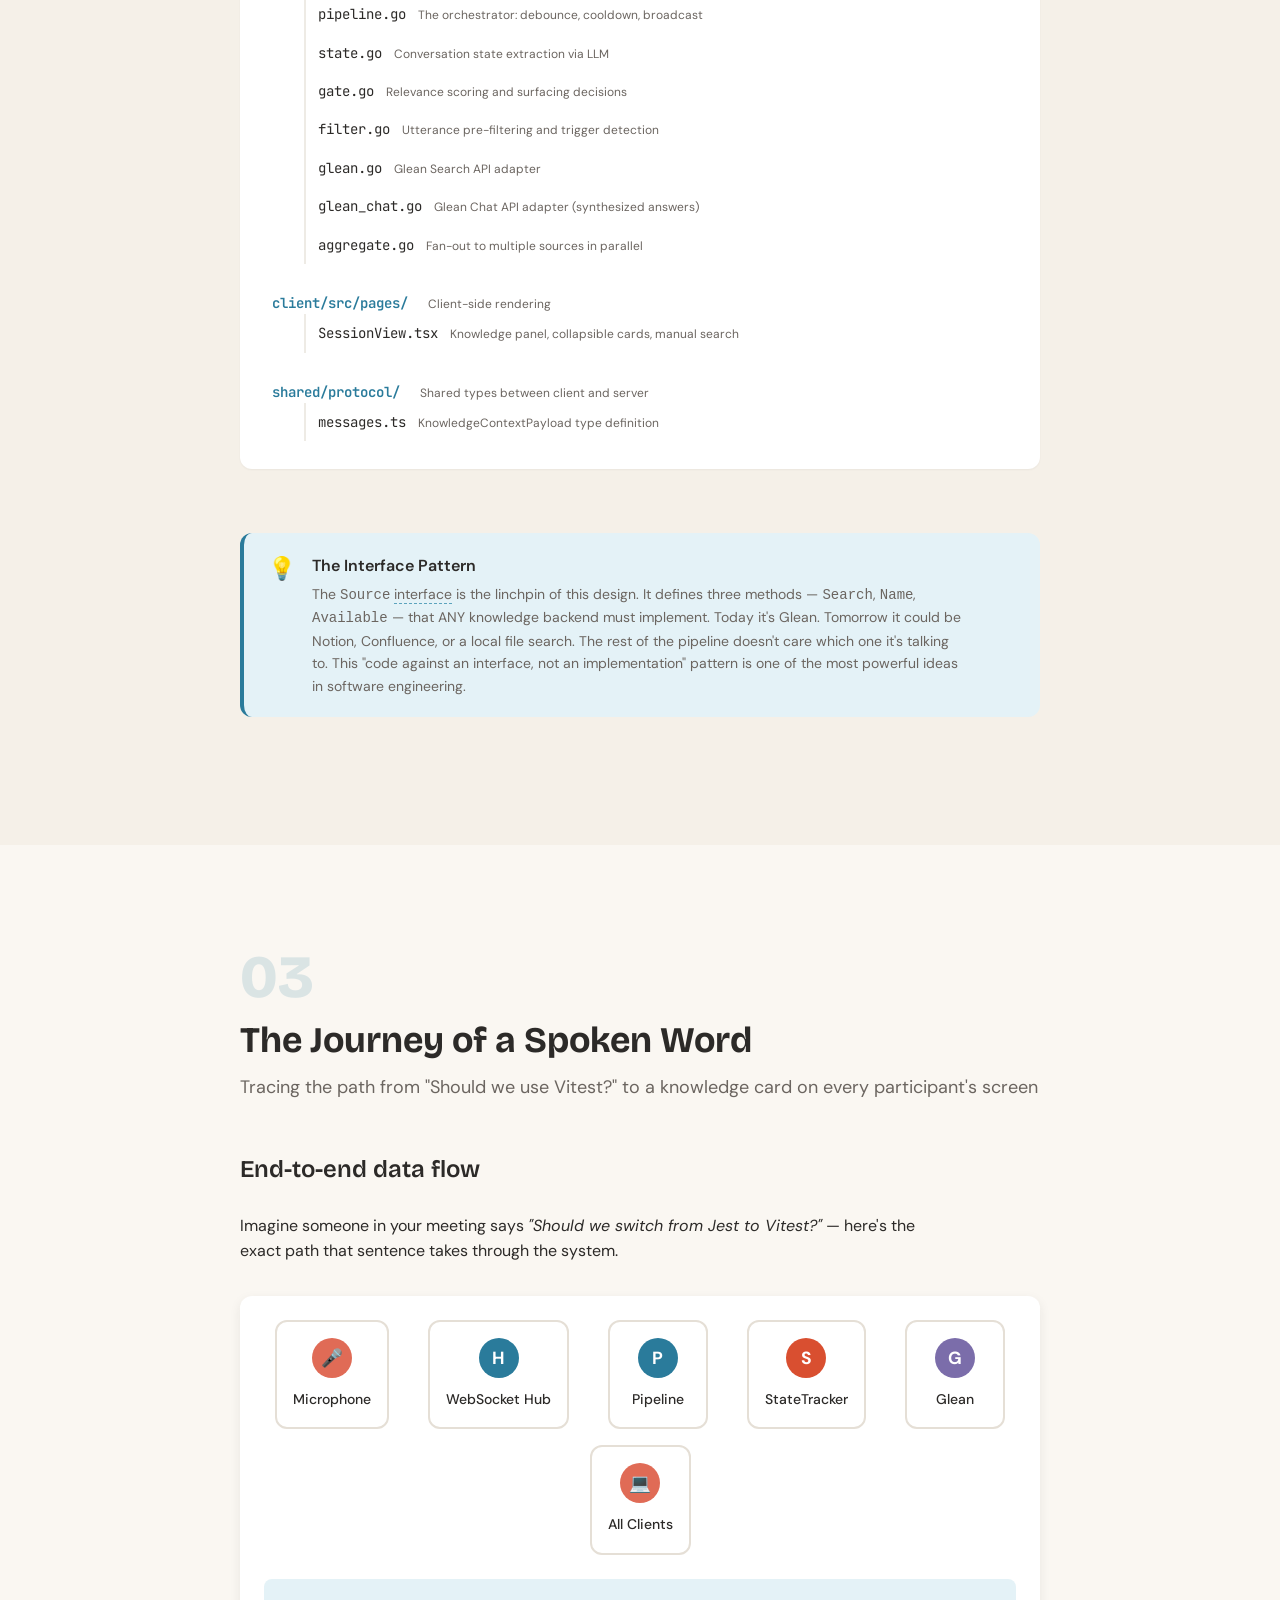
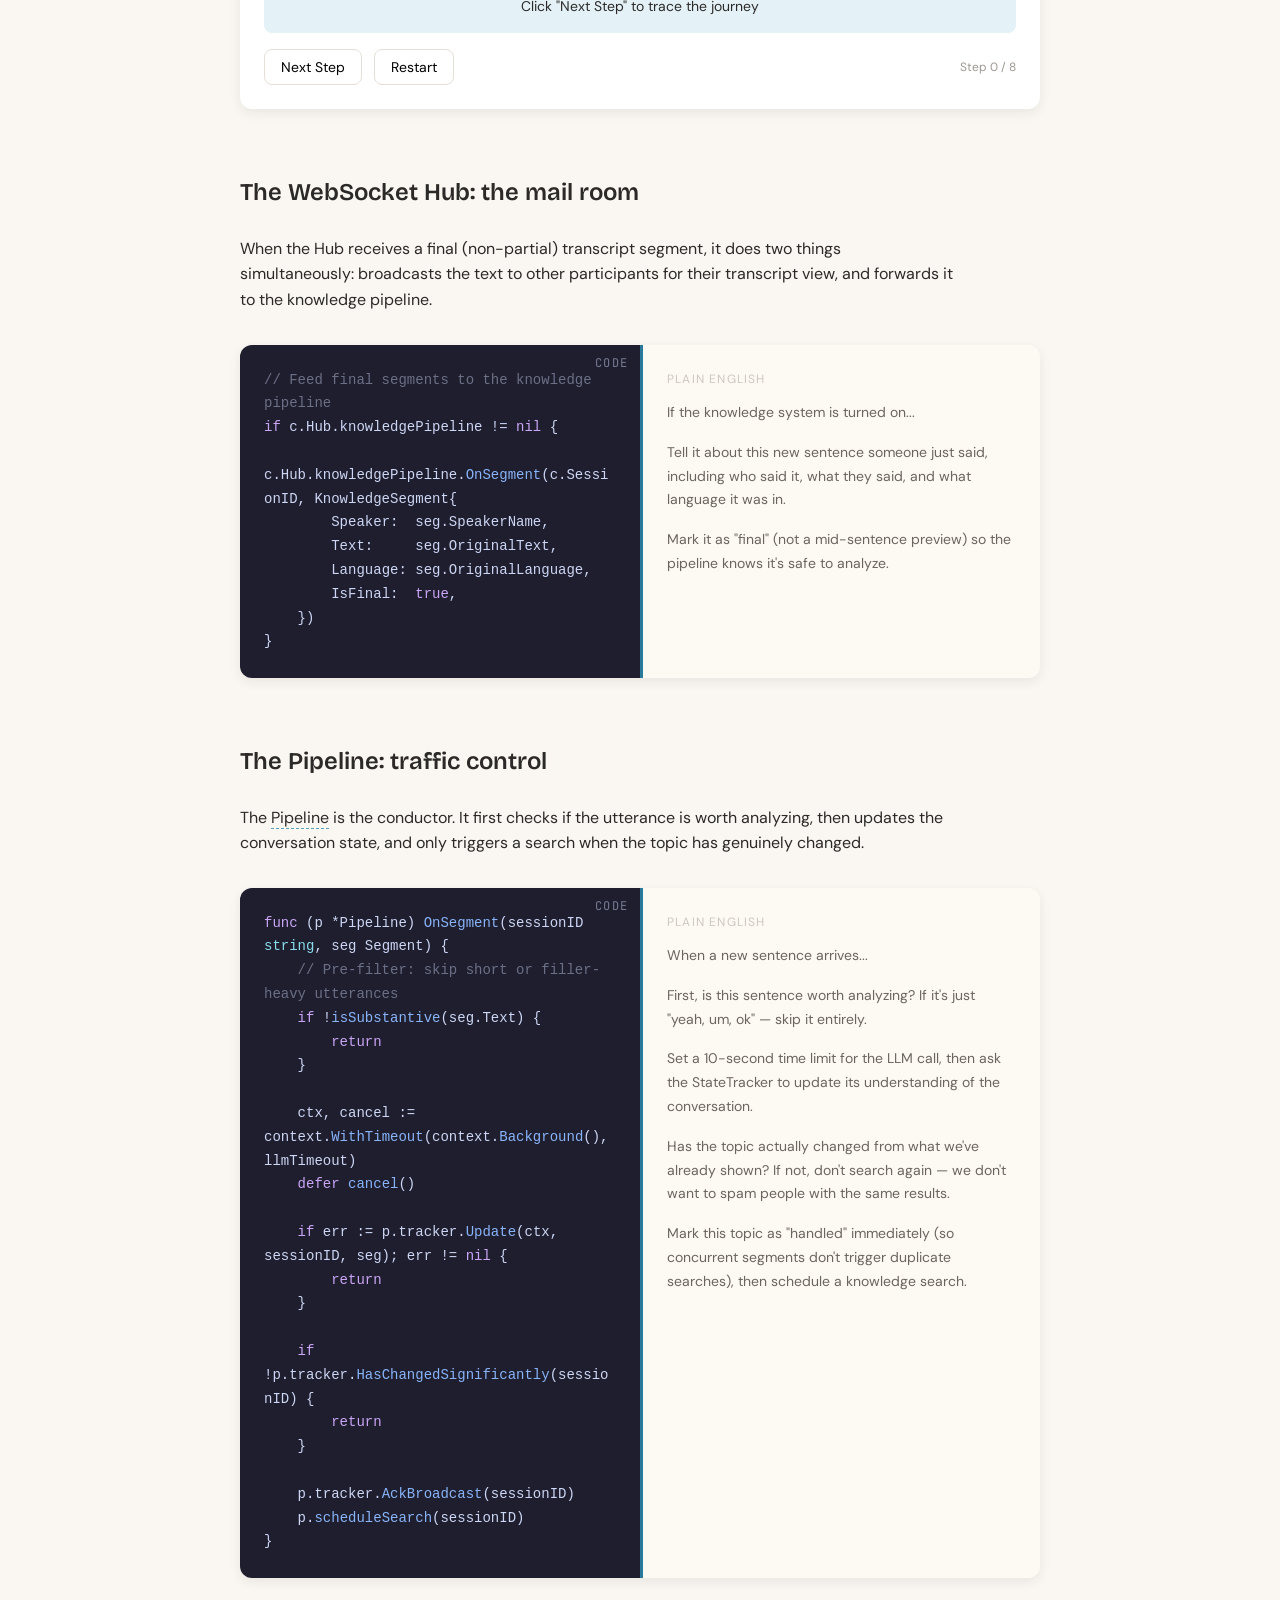
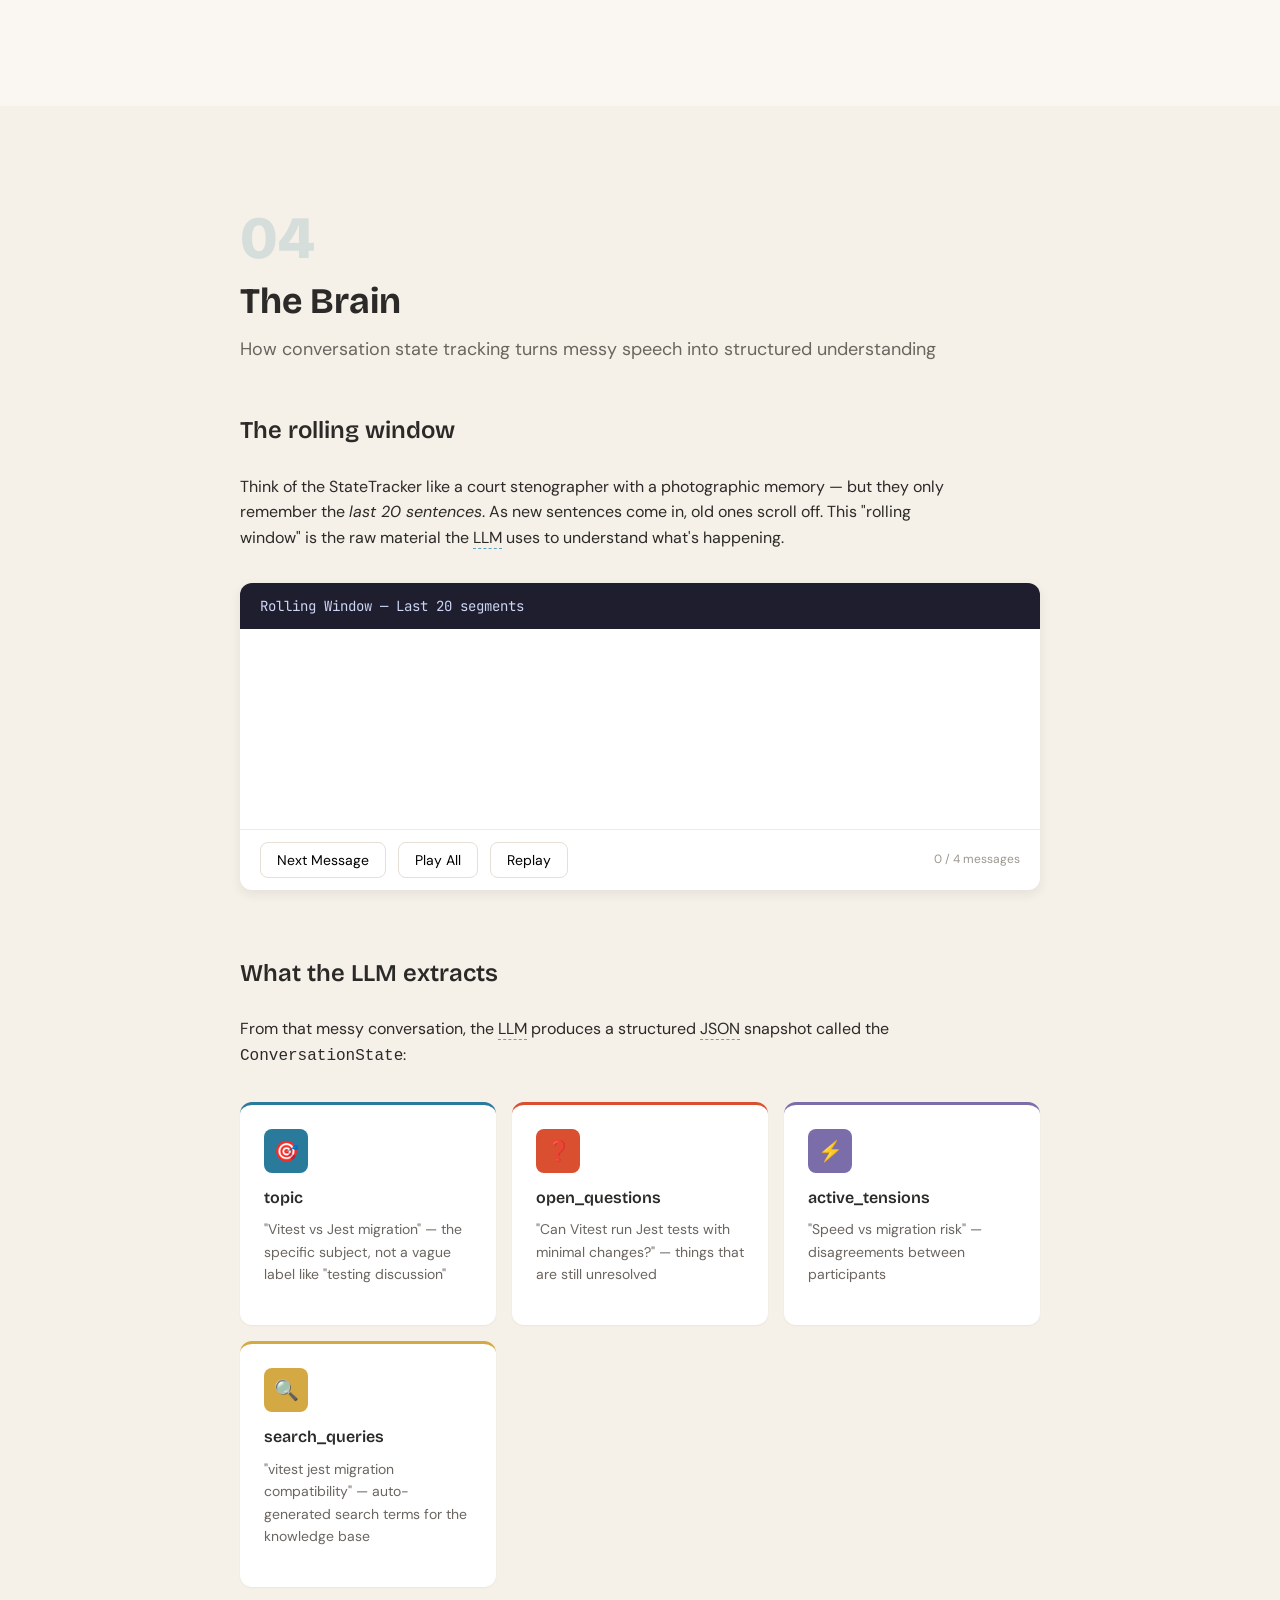
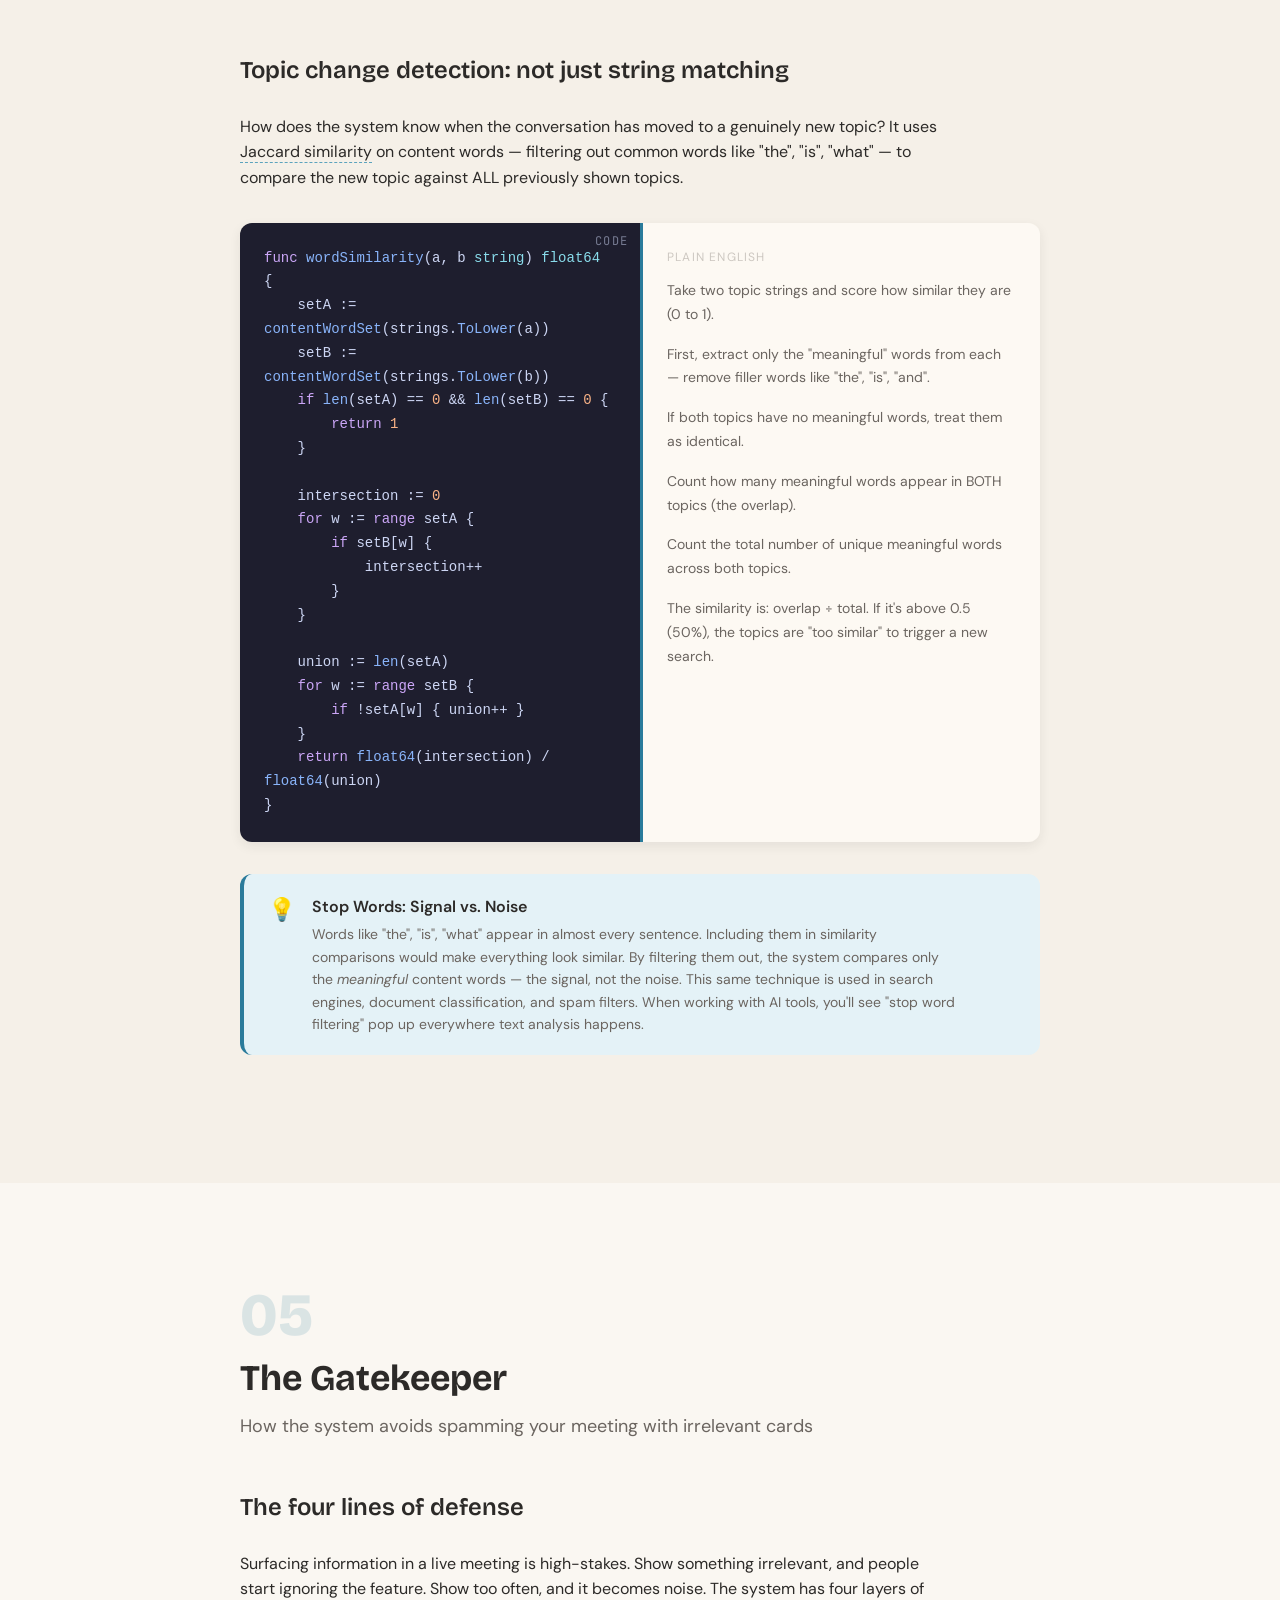
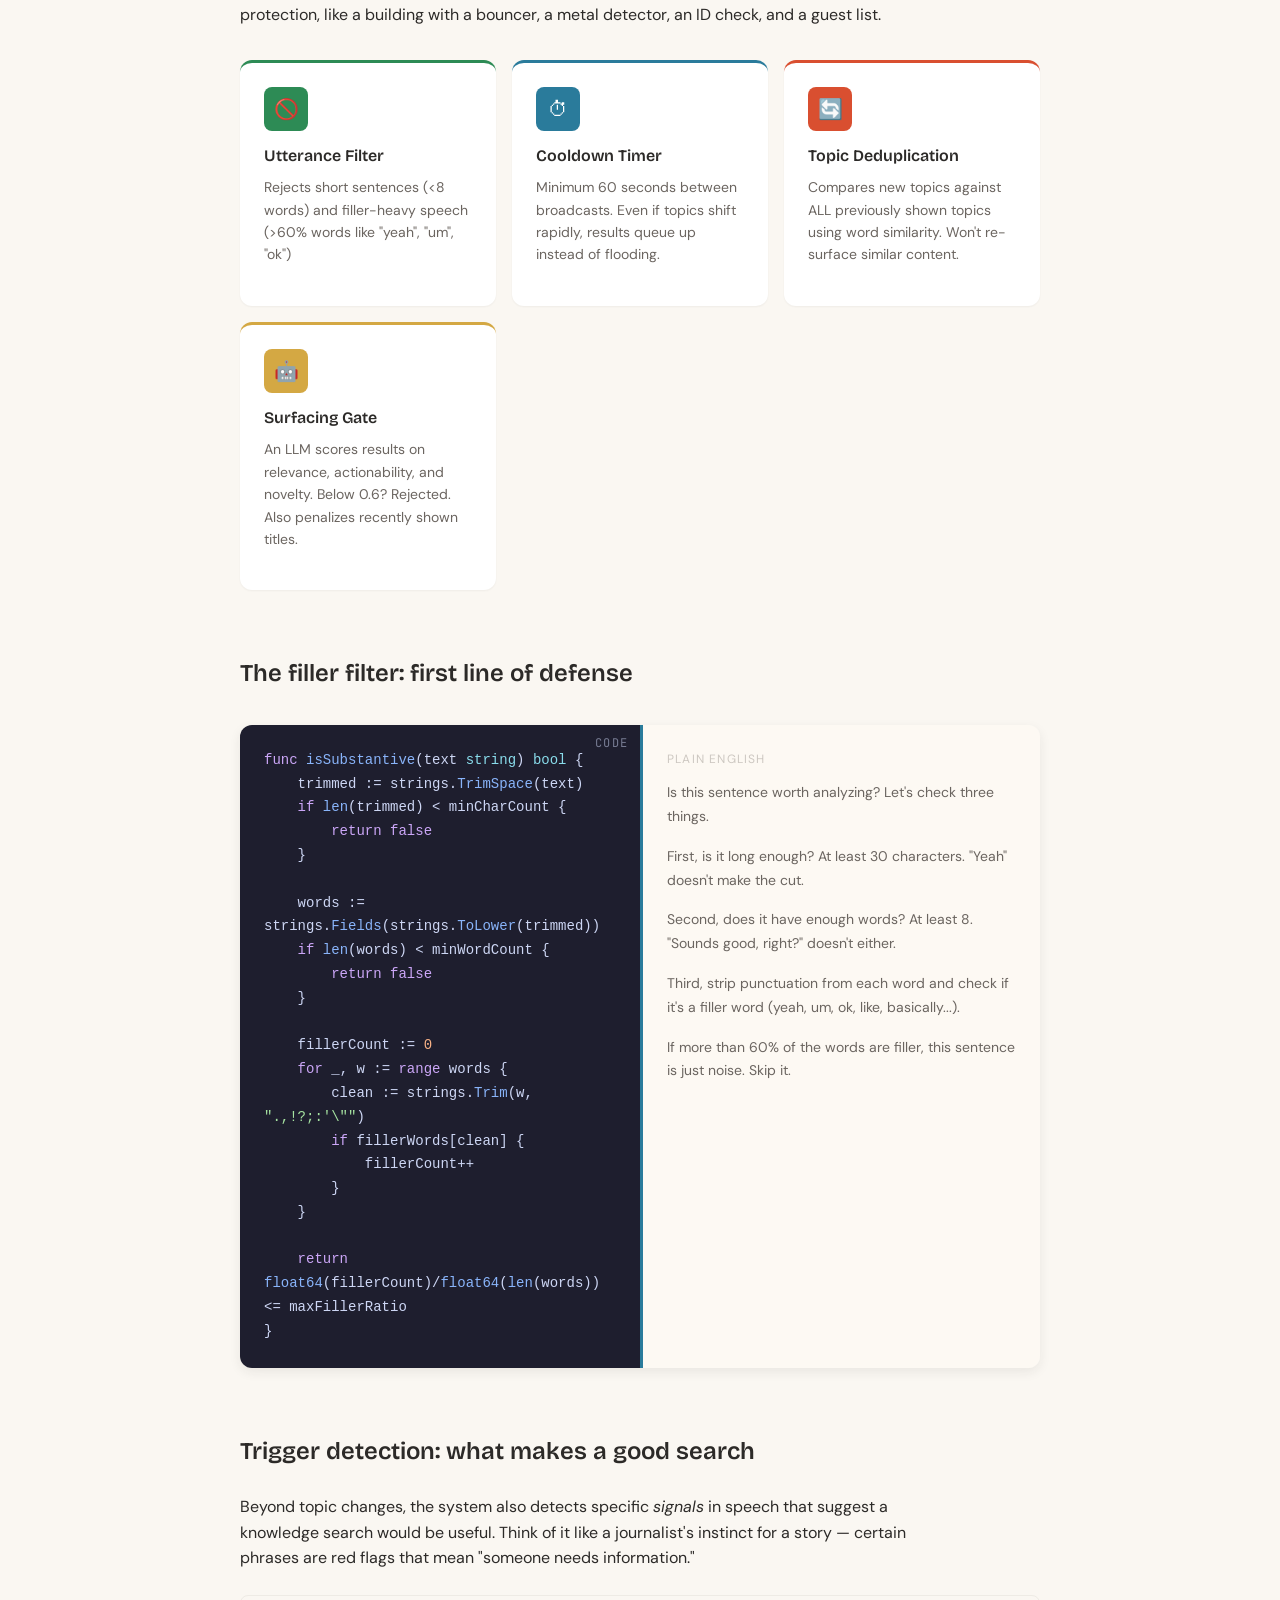
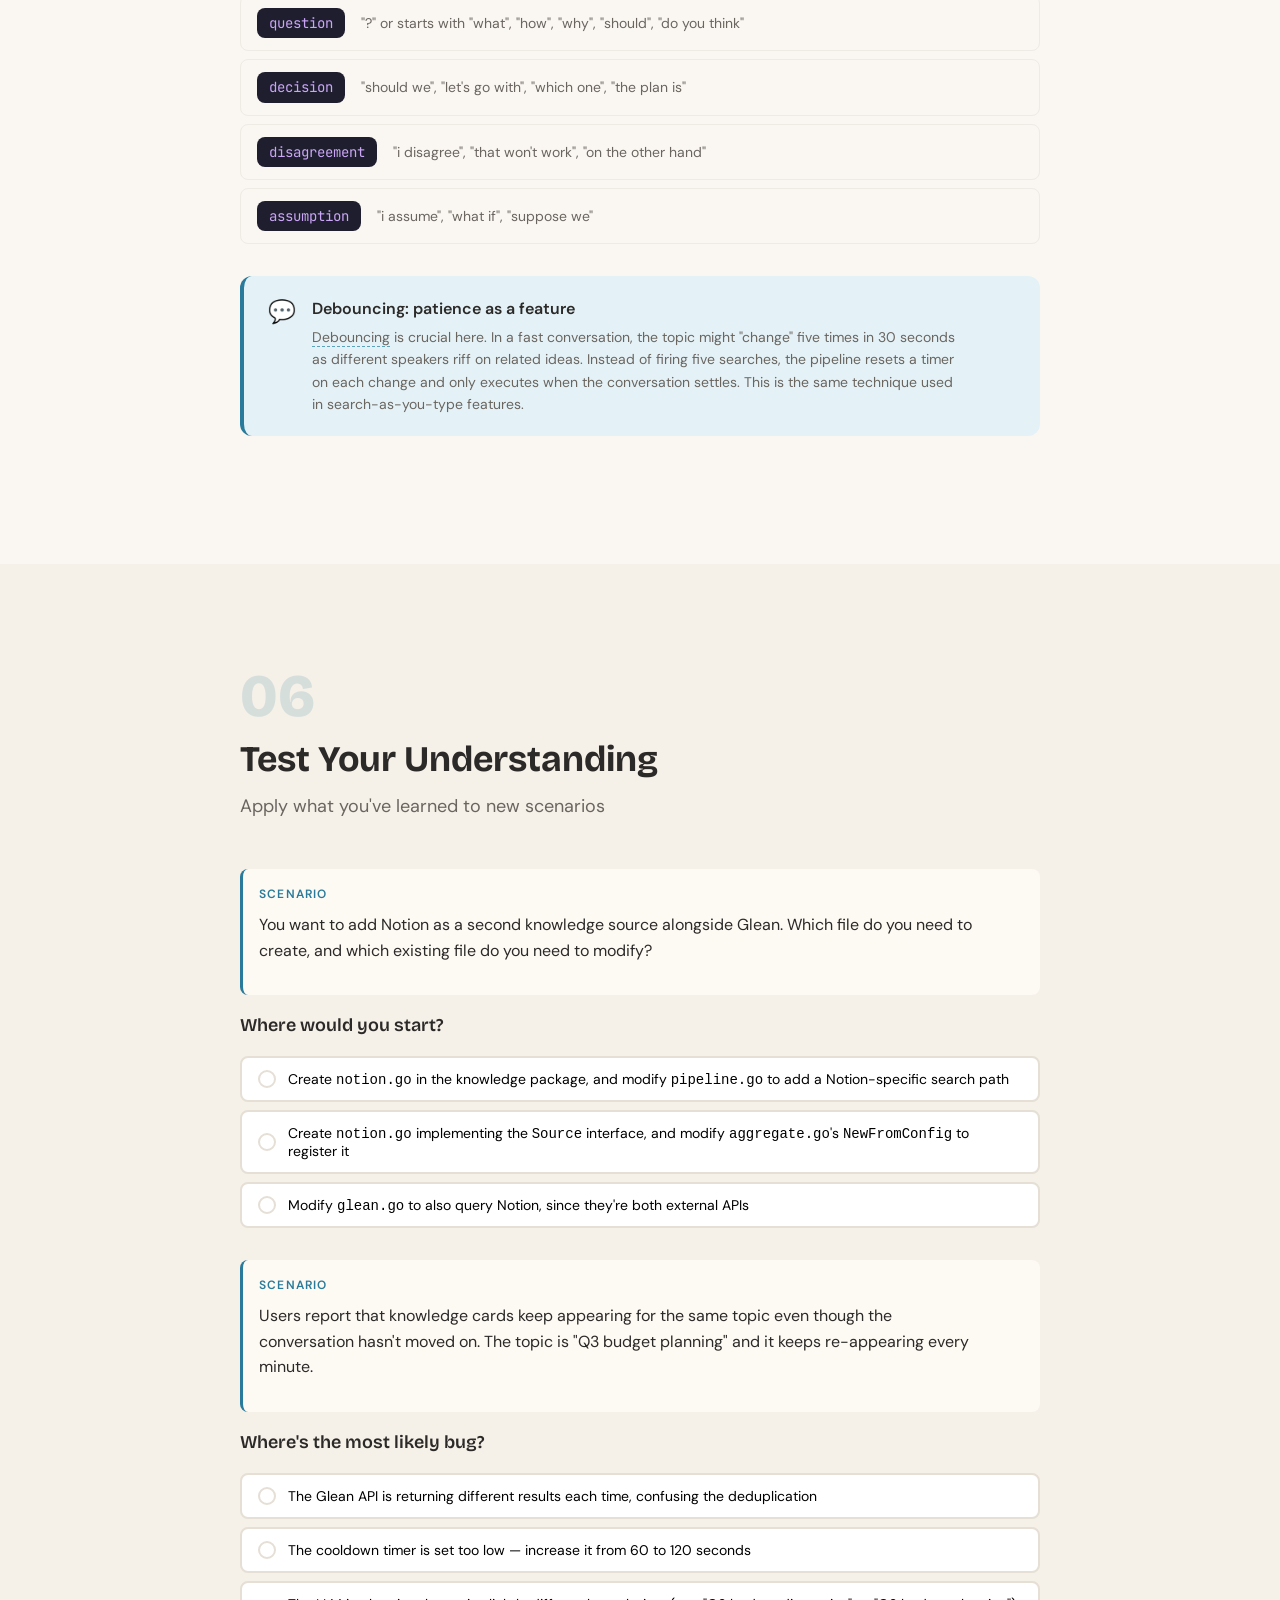
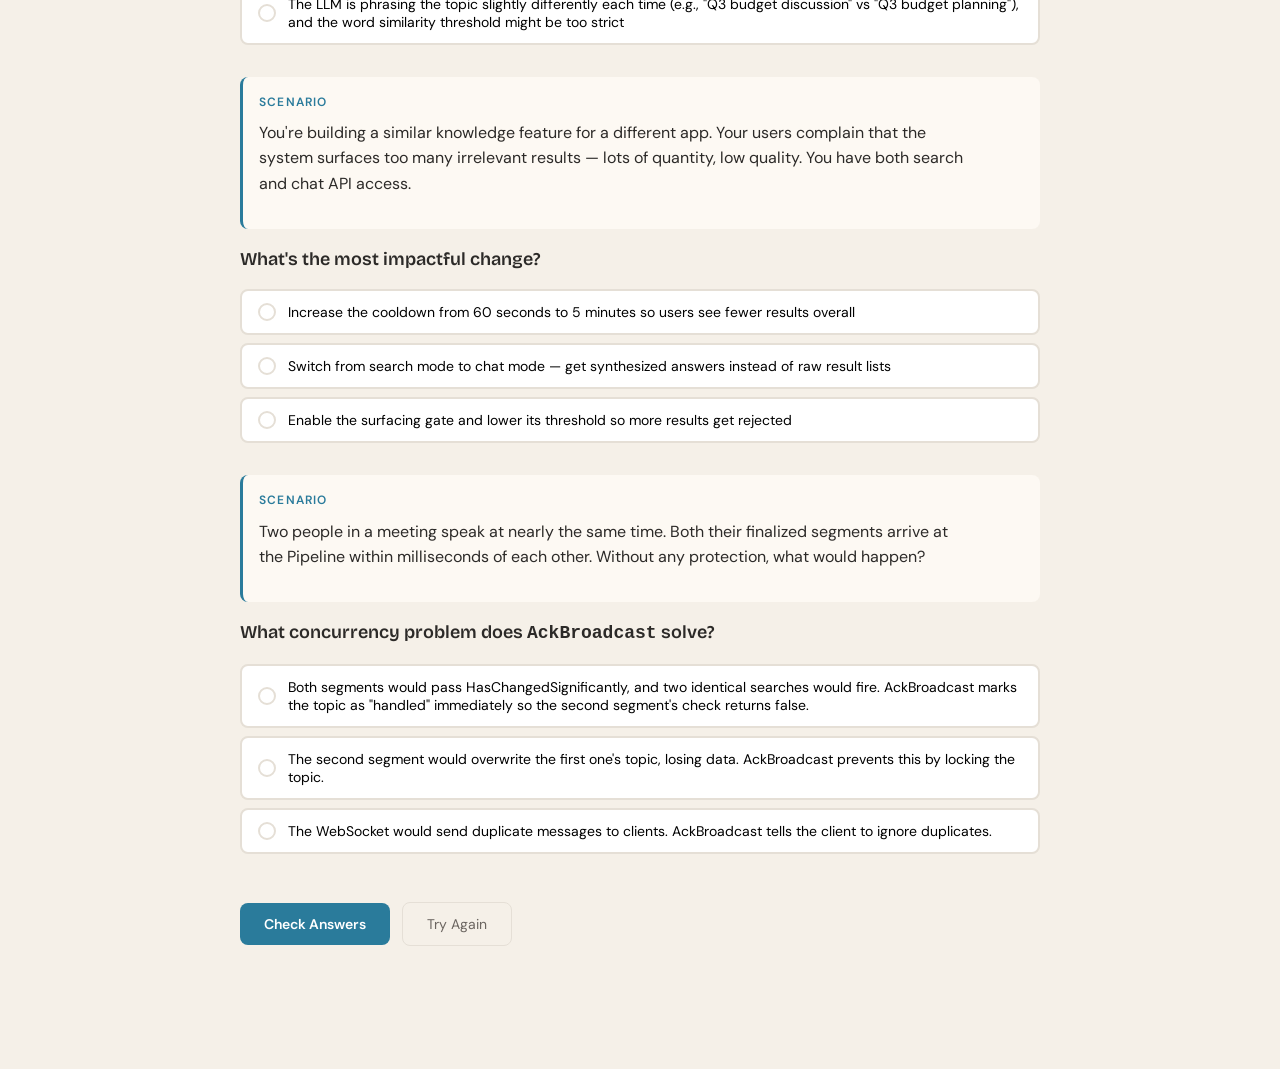
<file: eridanus-knowledge-context.html>
<!DOCTYPE html>
<html lang="en">
<head>
<meta charset="UTF-8">
<meta name="viewport" content="width=device-width, initial-scale=1.0">
<title>How Knowledge Context Works | Eridanus</title>
<link rel="preconnect" href="https://fonts.googleapis.com">
<link rel="preconnect" href="https://fonts.gstatic.com" crossorigin>
<link href="https://fonts.googleapis.com/css2?family=Bricolage+Grotesque:opsz,wght@12..96,400;12..96,600;12..96,700;12..96,800&family=DM+Sans:ital,opsz,wght@0,9..40,300;0,9..40,400;0,9..40,500;0,9..40,600;0,9..40,700;1,9..40,400;1,9..40,500&family=JetBrains+Mono:wght@400;500;600&display=swap" rel="stylesheet">
<style>
/* ===== DESIGN TOKENS ===== */
:root {
  --color-bg:             #FAF7F2;
  --color-bg-warm:        #F5F0E8;
  --color-bg-code:        #1E1E2E;
  --color-text:           #2C2A28;
  --color-text-secondary: #6B6560;
  --color-text-muted:     #9E9790;
  --color-border:         #E5DFD6;
  --color-border-light:   #EEEBE5;
  --color-surface:        #FFFFFF;
  --color-surface-warm:   #FDF9F3;

  --color-accent:         #2A7B9B;
  --color-accent-hover:   #1F6A87;
  --color-accent-light:   #E4F2F7;
  --color-accent-muted:   #5BA3BD;

  --color-success:        #2D8B55;
  --color-success-light:  #E8F5EE;
  --color-error:          #C93B3B;
  --color-error-light:    #FDE8E8;
  --color-info:           #2A7B9B;
  --color-info-light:     #E4F2F7;

  --color-actor-1:        #2A7B9B;
  --color-actor-2:        #D94F30;
  --color-actor-3:        #7B6DAA;
  --color-actor-4:        #D4A843;
  --color-actor-5:        #2D8B55;
  --color-actor-6:        #E06B56;

  --font-display:  'Bricolage Grotesque', Georgia, serif;
  --font-body:     'DM Sans', -apple-system, sans-serif;
  --font-mono:     'JetBrains Mono', 'Fira Code', 'Consolas', monospace;

  --text-xs:   0.75rem;
  --text-sm:   0.875rem;
  --text-base: 1rem;
  --text-lg:   1.125rem;
  --text-xl:   1.25rem;
  --text-2xl:  1.5rem;
  --text-3xl:  1.875rem;
  --text-4xl:  2.25rem;
  --text-5xl:  3rem;
  --text-6xl:  3.75rem;

  --leading-tight:  1.15;
  --leading-snug:   1.3;
  --leading-normal: 1.6;

  --space-1:  0.25rem;
  --space-2:  0.5rem;
  --space-3:  0.75rem;
  --space-4:  1rem;
  --space-5:  1.25rem;
  --space-6:  1.5rem;
  --space-8:  2rem;
  --space-10: 2.5rem;
  --space-12: 3rem;
  --space-16: 4rem;
  --space-20: 5rem;
  --space-24: 6rem;

  --content-width:     800px;
  --content-width-wide: 1000px;
  --nav-height:        50px;
  --radius-sm:  8px;
  --radius-md:  12px;
  --radius-lg:  16px;
  --radius-full: 9999px;

  --shadow-sm:  0 1px 2px rgba(44, 42, 40, 0.05);
  --shadow-md:  0 4px 12px rgba(44, 42, 40, 0.08);
  --shadow-lg:  0 8px 24px rgba(44, 42, 40, 0.1);
  --shadow-xl:  0 16px 48px rgba(44, 42, 40, 0.12);

  --ease-out:    cubic-bezier(0.16, 1, 0.3, 1);
  --ease-in-out: cubic-bezier(0.65, 0, 0.35, 1);
  --duration-fast:   150ms;
  --duration-normal: 300ms;
  --duration-slow:   500ms;
  --stagger-delay:   120ms;
}

/* ===== RESET & BASE ===== */
*, *::before, *::after { box-sizing: border-box; margin: 0; padding: 0; }
html {
  scroll-snap-type: y proximity;
  scroll-behavior: smooth;
  overflow-x: hidden;
}
body {
  font-family: var(--font-body);
  font-size: var(--text-base);
  line-height: var(--leading-normal);
  color: var(--color-text);
  background: var(--color-bg);
  background-image: radial-gradient(ellipse at 20% 50%, rgba(42, 123, 155, 0.03) 0%, transparent 50%);
  -webkit-font-smoothing: antialiased;
}
pre, code {
  white-space: pre-wrap;
  word-break: break-word;
  overflow-x: hidden;
}

/* ===== SCROLLBAR ===== */
::-webkit-scrollbar { width: 6px; }
::-webkit-scrollbar-track { background: transparent; }
::-webkit-scrollbar-thumb { background: var(--color-border); border-radius: var(--radius-full); }

/* ===== NAV ===== */
.nav {
  position: fixed; top: 0; left: 0; right: 0; z-index: 100;
  background: rgba(250, 247, 242, 0.92);
  backdrop-filter: blur(12px);
  border-bottom: 1px solid var(--color-border-light);
  height: var(--nav-height);
}
.progress-bar {
  position: absolute; top: 0; left: 0; height: 3px;
  background: var(--color-accent);
  width: 0%; transition: width 100ms linear;
}
.nav-inner {
  max-width: var(--content-width-wide);
  margin: 0 auto;
  display: flex; align-items: center; justify-content: space-between;
  height: 100%; padding: 0 var(--space-6);
}
.nav-title {
  font-family: var(--font-display);
  font-weight: 700; font-size: var(--text-sm);
  color: var(--color-text);
}
.nav-dots { display: flex; gap: var(--space-3); }
.nav-dot {
  width: 10px; height: 10px; border-radius: 50%;
  border: 2px solid var(--color-text-muted);
  background: transparent; cursor: pointer;
  transition: all var(--duration-fast);
  padding: 0;
}
.nav-dot:hover { border-color: var(--color-accent); }
.nav-dot.current { border-color: var(--color-accent); background: var(--color-accent-light); box-shadow: 0 0 0 3px rgba(42,123,155,0.15); }
.nav-dot.visited { border-color: var(--color-accent); background: var(--color-accent); }
.nav-dot-tooltip {
  position: absolute; bottom: -28px; left: 50%; transform: translateX(-50%);
  font-size: var(--text-xs); white-space: nowrap; background: var(--color-bg-code);
  color: #CDD6F4; padding: 2px 8px; border-radius: 4px; opacity: 0;
  pointer-events: none; transition: opacity var(--duration-fast);
}
.nav-dot:hover .nav-dot-tooltip { opacity: 1; }

/* ===== MODULE LAYOUT ===== */
.module {
  min-height: 100dvh; min-height: 100vh;
  scroll-snap-align: start;
  padding: var(--space-16) var(--space-6);
  padding-top: calc(var(--nav-height) + var(--space-12));
}
.module-content { max-width: var(--content-width); margin: 0 auto; }
.module-header { margin-bottom: var(--space-12); }
.module-number {
  font-family: var(--font-display); font-weight: 800;
  font-size: var(--text-6xl); color: var(--color-accent);
  opacity: 0.15; line-height: var(--leading-tight);
}
.module-title {
  font-family: var(--font-display); font-weight: 700;
  font-size: var(--text-4xl); line-height: var(--leading-tight);
  margin-top: var(--space-2);
}
.module-subtitle {
  font-size: var(--text-lg); color: var(--color-text-secondary);
  margin-top: var(--space-3);
}
.screen { margin-bottom: var(--space-16); }
.screen-heading {
  font-family: var(--font-display); font-weight: 600;
  font-size: var(--text-2xl); margin-bottom: var(--space-6);
}
.screen p { margin-bottom: var(--space-4); max-width: 65ch; }

/* ===== ANIMATIONS ===== */
.animate-in {
  opacity: 0; transform: translateY(20px);
  transition: opacity var(--duration-slow) var(--ease-out), transform var(--duration-slow) var(--ease-out);
}
.animate-in.visible { opacity: 1; transform: translateY(0); }
.stagger-children > .animate-in {
  transition-delay: calc(var(--stagger-index, 0) * var(--stagger-delay));
}
@keyframes fadeSlideUp {
  from { opacity: 0; transform: translateY(12px); }
  to { opacity: 1; transform: translateY(0); }
}

/* ===== TRANSLATION BLOCKS ===== */
.translation-block {
  display: grid; grid-template-columns: 1fr 1fr; gap: 0;
  border-radius: var(--radius-md); overflow: hidden;
  box-shadow: var(--shadow-md); margin: var(--space-8) 0;
}
.translation-code {
  background: var(--color-bg-code); color: #CDD6F4;
  padding: var(--space-6); font-family: var(--font-mono);
  font-size: var(--text-sm); line-height: 1.7;
  position: relative; overflow-x: hidden;
}
.translation-code pre, .translation-code code {
  white-space: pre-wrap; word-break: break-word; overflow-x: hidden;
}
.translation-english {
  background: var(--color-surface-warm); padding: var(--space-6);
  font-size: var(--text-sm); line-height: 1.7;
  border-left: 3px solid var(--color-accent);
}
.translation-label {
  position: absolute; top: var(--space-2); right: var(--space-3);
  font-size: var(--text-xs); text-transform: uppercase;
  letter-spacing: 0.1em; opacity: 0.5;
}
.translation-english .translation-label {
  color: var(--color-text-muted); position: relative;
  top: auto; right: auto; display: block;
  margin-bottom: var(--space-3);
}
.tl { margin-bottom: var(--space-3); color: var(--color-text-secondary); }
.tl:last-child { margin-bottom: 0; }

/* ===== CODE SYNTAX ===== */
.code-keyword  { color: #CBA6F7; }
.code-string   { color: #A6E3A1; }
.code-function { color: #89B4FA; }
.code-comment  { color: #6C7086; }
.code-number   { color: #FAB387; }
.code-property { color: #F9E2AF; }
.code-operator { color: #94E2D5; }
.code-type     { color: #89DCEB; }

/* ===== CALLOUT BOXES ===== */
.callout {
  display: flex; gap: var(--space-4); padding: var(--space-5) var(--space-6);
  border-radius: var(--radius-md); margin: var(--space-8) 0;
}
.callout-accent { background: var(--color-accent-light); border-left: 4px solid var(--color-accent); }
.callout-info { background: var(--color-info-light); border-left: 4px solid var(--color-info); }
.callout-warning { background: var(--color-error-light); border-left: 4px solid var(--color-error); }
.callout-icon { font-size: 1.4rem; flex-shrink: 0; line-height: 1.4; }
.callout-content { flex: 1; }
.callout-title { display: block; font-weight: 600; margin-bottom: var(--space-1); }
.callout-content p { margin: 0; font-size: var(--text-sm); color: var(--color-text-secondary); }

/* ===== PATTERN CARDS ===== */
.pattern-cards {
  display: grid; grid-template-columns: repeat(auto-fit, minmax(220px, 1fr));
  gap: var(--space-4); margin: var(--space-8) 0;
}
.pattern-card {
  background: var(--color-surface); border-radius: var(--radius-md);
  padding: var(--space-6); box-shadow: var(--shadow-sm);
  transition: transform var(--duration-normal) var(--ease-out), box-shadow var(--duration-normal);
}
.pattern-card:hover { transform: translateY(-4px); box-shadow: var(--shadow-md); }
.pattern-icon {
  width: 44px; height: 44px; border-radius: var(--radius-sm);
  display: flex; align-items: center; justify-content: center;
  font-size: 1.25rem; margin-bottom: var(--space-3); color: white;
}
.pattern-title { font-family: var(--font-display); font-weight: 600; margin-bottom: var(--space-2); }
.pattern-desc { font-size: var(--text-sm); color: var(--color-text-secondary); margin: 0; }

/* ===== ICON ROWS ===== */
.icon-rows { display: flex; flex-direction: column; gap: var(--space-4); margin: var(--space-8) 0; }
.icon-row {
  display: flex; align-items: center; gap: var(--space-4); padding: var(--space-4);
  background: var(--color-surface); border-radius: var(--radius-md); box-shadow: var(--shadow-sm);
}
.icon-row p { margin: 0; color: var(--color-text-secondary); font-size: var(--text-sm); }
.icon-circle {
  width: 48px; height: 48px; border-radius: 50%;
  display: flex; align-items: center; justify-content: center;
  font-size: 1.25rem; flex-shrink: 0; color: white;
}

/* ===== STEP CARDS ===== */
.step-cards { display: flex; flex-direction: column; gap: var(--space-3); margin: var(--space-8) 0; }
.step-card {
  display: flex; align-items: flex-start; gap: var(--space-4);
  padding: var(--space-4) var(--space-5); background: var(--color-surface);
  border-radius: var(--radius-md); border-left: 3px solid var(--color-accent);
  box-shadow: var(--shadow-sm);
}
.step-num {
  width: 32px; height: 32px; border-radius: 50%;
  background: var(--color-accent); color: white; font-weight: 700;
  display: flex; align-items: center; justify-content: center;
  font-family: var(--font-display); flex-shrink: 0;
}
.step-body strong { display: block; }
.step-body p { margin: var(--space-1) 0 0; color: var(--color-text-secondary); font-size: var(--text-sm); }

/* ===== FLOW DIAGRAMS ===== */
.flow-steps {
  display: flex; align-items: center; justify-content: center;
  flex-wrap: wrap; gap: var(--space-3); margin: var(--space-8) 0;
}
.flow-step {
  background: var(--color-surface); border-radius: var(--radius-md);
  padding: var(--space-4) var(--space-5); box-shadow: var(--shadow-sm);
  text-align: center; min-width: 120px;
}
.flow-step-label { font-family: var(--font-mono); font-size: var(--text-xs); color: var(--color-text-muted); text-transform: uppercase; letter-spacing: 0.05em; }
.flow-step-name { font-weight: 600; font-size: var(--text-sm); margin-top: var(--space-1); }
.flow-arrow { font-size: var(--text-2xl); color: var(--color-accent); font-weight: 700; }

/* ===== CHAT ANIMATION ===== */
.chat-window {
  background: var(--color-surface); border-radius: var(--radius-md);
  box-shadow: var(--shadow-md); overflow: hidden; margin: var(--space-8) 0;
}
.chat-header {
  background: var(--color-bg-code); color: #CDD6F4; padding: var(--space-3) var(--space-5);
  font-family: var(--font-mono); font-size: var(--text-sm);
}
.chat-messages { padding: var(--space-4) var(--space-5); min-height: 200px; max-height: 400px; overflow-y: auto; }
.chat-message { display: flex; gap: var(--space-3); margin-bottom: var(--space-3); animation: fadeSlideUp 0.3s var(--ease-out); }
.chat-avatar {
  width: 32px; height: 32px; border-radius: 50%;
  display: flex; align-items: center; justify-content: center;
  font-size: var(--text-xs); font-weight: 700; color: white; flex-shrink: 0;
}
.chat-bubble { background: var(--color-bg); padding: var(--space-3) var(--space-4); border-radius: var(--radius-sm); max-width: 80%; }
.chat-sender { font-weight: 600; font-size: var(--text-sm); display: block; margin-bottom: var(--space-1); }
.chat-bubble p { margin: 0; font-size: var(--text-sm); }
.chat-controls {
  display: flex; gap: var(--space-3); padding: var(--space-3) var(--space-5);
  border-top: 1px solid var(--color-border-light); align-items: center;
}
.chat-controls button {
  font-family: var(--font-body); font-size: var(--text-sm); padding: var(--space-2) var(--space-4);
  border: 1px solid var(--color-border); border-radius: var(--radius-sm);
  background: var(--color-surface); cursor: pointer;
  transition: all var(--duration-fast);
}
.chat-controls button:hover { border-color: var(--color-accent); color: var(--color-accent); }
.chat-progress { font-size: var(--text-xs); color: var(--color-text-muted); margin-left: auto; }
.chat-typing { display: flex; align-items: center; gap: var(--space-3); padding: 0 var(--space-5) var(--space-3); }
.chat-typing-dots { display: flex; gap: 4px; }
.typing-dot {
  width: 8px; height: 8px; border-radius: 50%;
  background: var(--color-text-muted); animation: typingBounce 1.4s infinite;
}
.typing-dot:nth-child(2) { animation-delay: 0.2s; }
.typing-dot:nth-child(3) { animation-delay: 0.4s; }
@keyframes typingBounce {
  0%, 60%, 100% { transform: translateY(0); }
  30% { transform: translateY(-6px); }
}

/* ===== DATA FLOW ANIMATION ===== */
.flow-animation {
  background: var(--color-surface); border-radius: var(--radius-md);
  box-shadow: var(--shadow-md); padding: var(--space-6); margin: var(--space-8) 0;
  position: relative;
}
.flow-actors {
  display: flex; justify-content: space-around; flex-wrap: wrap;
  gap: var(--space-4); margin-bottom: var(--space-6);
}
.flow-actor {
  text-align: center; padding: var(--space-4); border-radius: var(--radius-md);
  border: 2px solid var(--color-border); transition: all var(--duration-normal) var(--ease-out);
  min-width: 100px;
}
.flow-actor.active {
  box-shadow: 0 0 0 3px var(--color-accent), 0 0 20px rgba(42, 123, 155, 0.2);
  transform: scale(1.05); border-color: var(--color-accent);
}
.flow-actor-icon {
  width: 40px; height: 40px; border-radius: 50%; margin: 0 auto var(--space-2);
  display: flex; align-items: center; justify-content: center;
  font-size: 1.1rem; font-weight: 700; color: white;
}
.flow-actor span { font-size: var(--text-sm); font-weight: 500; }
.flow-step-label-box {
  text-align: center; padding: var(--space-4);
  background: var(--color-accent-light); border-radius: var(--radius-sm);
  font-size: var(--text-sm); color: var(--color-text);
  min-height: 48px; display: flex; align-items: center; justify-content: center;
  margin-bottom: var(--space-4);
}
.flow-controls {
  display: flex; gap: var(--space-3); align-items: center;
}
.flow-controls button {
  font-family: var(--font-body); font-size: var(--text-sm); padding: var(--space-2) var(--space-4);
  border: 1px solid var(--color-border); border-radius: var(--radius-sm);
  background: var(--color-surface); cursor: pointer; transition: all var(--duration-fast);
}
.flow-controls button:hover { border-color: var(--color-accent); color: var(--color-accent); }
.flow-progress { font-size: var(--text-xs); color: var(--color-text-muted); margin-left: auto; }

/* ===== QUIZ ===== */
.quiz-container { margin: var(--space-8) 0; }
.quiz-question-block { margin-bottom: var(--space-8); }
.quiz-question {
  font-family: var(--font-display); font-weight: 600;
  font-size: var(--text-lg); margin-bottom: var(--space-4);
}
.quiz-scenario {
  background: var(--color-surface-warm); border-radius: var(--radius-sm);
  padding: var(--space-4); margin-bottom: var(--space-4);
  border-left: 3px solid var(--color-accent);
}
.quiz-scenario-label {
  font-size: var(--text-xs); text-transform: uppercase; letter-spacing: 0.1em;
  color: var(--color-accent); font-weight: 600; display: block; margin-bottom: var(--space-2);
}
.quiz-options { display: flex; flex-direction: column; gap: var(--space-2); }
.quiz-option {
  display: flex; align-items: center; gap: var(--space-3);
  padding: var(--space-3) var(--space-4); border: 2px solid var(--color-border);
  border-radius: var(--radius-sm); background: var(--color-surface);
  cursor: pointer; width: 100%; font-family: var(--font-body); font-size: var(--text-sm);
  text-align: left;
  transition: border-color var(--duration-fast), background var(--duration-fast);
}
.quiz-option:hover { border-color: var(--color-accent-muted); }
.quiz-option.selected { border-color: var(--color-accent); background: var(--color-accent-light); }
.quiz-option.correct { border-color: var(--color-success); background: var(--color-success-light); }
.quiz-option.incorrect { border-color: var(--color-error); background: var(--color-error-light); }
.quiz-option-radio {
  width: 18px; height: 18px; border-radius: 50%;
  border: 2px solid var(--color-border); flex-shrink: 0;
  transition: all var(--duration-fast);
}
.quiz-option.selected .quiz-option-radio {
  border-color: var(--color-accent); background: var(--color-accent);
  box-shadow: inset 0 0 0 3px white;
}
.quiz-option.correct .quiz-option-radio {
  border-color: var(--color-success); background: var(--color-success);
  box-shadow: inset 0 0 0 3px white;
}
.quiz-option.incorrect .quiz-option-radio {
  border-color: var(--color-error); background: var(--color-error);
  box-shadow: inset 0 0 0 3px white;
}
.quiz-feedback {
  max-height: 0; overflow: hidden; opacity: 0;
  transition: max-height var(--duration-normal), opacity var(--duration-normal), padding var(--duration-normal);
}
.quiz-feedback.show { max-height: 200px; opacity: 1; padding: var(--space-3); margin-top: var(--space-2); border-radius: var(--radius-sm); }
.quiz-feedback.success { background: var(--color-success-light); color: #1a5e38; }
.quiz-feedback.error { background: var(--color-error-light); color: #8a2828; }
.quiz-feedback.warning { background: var(--color-accent-light); color: var(--color-accent); }
.quiz-check-btn {
  font-family: var(--font-body); font-size: var(--text-sm); padding: var(--space-3) var(--space-6);
  background: var(--color-accent); color: white; border: none; border-radius: var(--radius-sm);
  cursor: pointer; font-weight: 600; margin-top: var(--space-4);
  transition: background var(--duration-fast);
}
.quiz-check-btn:hover { background: var(--color-accent-hover); }
.quiz-reset-btn {
  font-family: var(--font-body); font-size: var(--text-sm); padding: var(--space-3) var(--space-6);
  background: transparent; color: var(--color-text-secondary); border: 1px solid var(--color-border);
  border-radius: var(--radius-sm); cursor: pointer; margin-top: var(--space-4); margin-left: var(--space-2);
}

/* ===== GLOSSARY TOOLTIPS ===== */
.term {
  border-bottom: 1.5px dashed var(--color-accent-muted);
  cursor: pointer; position: relative;
}
.term:hover, .term.active { border-bottom-color: var(--color-accent); color: var(--color-accent); }
.term-tooltip {
  position: fixed; background: var(--color-bg-code); color: #CDD6F4;
  padding: var(--space-3) var(--space-4); border-radius: var(--radius-sm);
  font-size: var(--text-sm); font-family: var(--font-body);
  line-height: var(--leading-normal); width: max(200px, min(320px, 80vw));
  box-shadow: var(--shadow-lg); pointer-events: none; opacity: 0;
  transition: opacity var(--duration-fast); z-index: 10000;
}
.term-tooltip::after {
  content: ''; position: absolute; top: 100%; left: 50%;
  transform: translateX(-50%); border: 6px solid transparent;
  border-top-color: var(--color-bg-code);
}
.term-tooltip.visible { opacity: 1; }
.term-tooltip.flip {}
.term-tooltip.flip::after { top: auto; bottom: 100%; border-top-color: transparent; border-bottom-color: var(--color-bg-code); }

/* ===== FILE TREE ===== */
.file-tree {
  font-family: var(--font-mono); font-size: var(--text-sm);
  margin: var(--space-8) 0; background: var(--color-surface);
  border-radius: var(--radius-md); padding: var(--space-5);
  box-shadow: var(--shadow-sm);
}
.ft-folder, .ft-file {
  padding: var(--space-2) var(--space-3);
  border-left: 2px solid var(--color-border-light);
  margin-left: var(--space-4);
}
.ft-folder.root { border-left: none; margin-left: 0; }
.ft-folder > .ft-name { color: var(--color-accent); font-weight: 600; }
.ft-file > .ft-name { color: var(--color-text); }
.ft-desc {
  color: var(--color-text-secondary); font-family: var(--font-body);
  margin-left: var(--space-3); font-size: var(--text-xs);
}
.ft-children { margin-left: var(--space-4); }

/* ===== BADGE LIST ===== */
.badge-list { display: flex; flex-direction: column; gap: var(--space-2); margin: var(--space-6) 0; }
.badge-item {
  display: flex; align-items: center; gap: var(--space-4);
  padding: var(--space-3) var(--space-4); border: 1px solid var(--color-border-light);
  border-radius: var(--radius-sm);
}
.badge-code {
  font-family: var(--font-mono); font-size: var(--text-sm);
  background: var(--color-bg-code); color: #CBA6F7;
  padding: var(--space-1) var(--space-3); border-radius: var(--radius-sm);
  white-space: nowrap;
}
.badge-desc { font-size: var(--text-sm); color: var(--color-text-secondary); }

/* ===== RESPONSIVE ===== */
@media (max-width: 768px) {
  :root { --text-4xl: 1.875rem; --text-5xl: 2.25rem; --text-6xl: 3rem; }
  .translation-block { grid-template-columns: 1fr; }
  .translation-english { border-left: none; border-top: 3px solid var(--color-accent); }
  .pattern-cards { grid-template-columns: 1fr 1fr; }
  .flow-actors { flex-direction: column; align-items: center; }
}
@media (max-width: 480px) {
  :root { --text-4xl: 1.5rem; --text-5xl: 1.875rem; --text-6xl: 2.25rem; }
  .module { padding: var(--space-8) var(--space-4); }
  .pattern-cards { grid-template-columns: 1fr; }
  .flow-steps { flex-direction: column; }
  .flow-arrow { transform: rotate(90deg); }
}

/* ===== HERO ===== */
.hero-visual {
  background: var(--color-surface); border-radius: var(--radius-lg);
  box-shadow: var(--shadow-lg); overflow: hidden; margin: var(--space-8) 0;
}
.hero-meeting-bar {
  background: var(--color-bg-code); color: #CDD6F4; padding: var(--space-3) var(--space-5);
  font-family: var(--font-mono); font-size: var(--text-xs);
  display: flex; align-items: center; gap: var(--space-3);
}
.hero-dot { width: 8px; height: 8px; border-radius: 50%; }
.hero-content { padding: var(--space-5); display: flex; gap: var(--space-5); }
.hero-transcript { flex: 1; }
.hero-transcript-line { font-size: var(--text-sm); margin-bottom: var(--space-2); color: var(--color-text-secondary); }
.hero-transcript-line .speaker { font-weight: 600; }
.hero-card-area { flex: 0 0 240px; }
.hero-card {
  background: var(--color-accent-light); border-radius: var(--radius-sm);
  padding: var(--space-4); border-left: 3px solid var(--color-accent);
}
.hero-card-topic { font-weight: 600; font-size: var(--text-sm); color: var(--color-accent); margin-bottom: var(--space-2); }
.hero-card-text { font-size: var(--text-xs); color: var(--color-text-secondary); line-height: 1.5; }
@media (max-width: 768px) {
  .hero-content { flex-direction: column; }
  .hero-card-area { flex: auto; }
}
</style>
</head>
<body>

<!-- ===== NAVIGATION ===== -->
<nav class="nav" role="navigation">
  <div class="progress-bar" id="progress-bar" role="progressbar" aria-valuenow="0"></div>
  <div class="nav-inner">
    <span class="nav-title">Knowledge Context &mdash; Eridanus</span>
    <div class="nav-dots" id="nav-dots">
      <button class="nav-dot" data-target="module-1" aria-label="Module 1: The Magic Trick" style="position:relative"><span class="nav-dot-tooltip">The Magic Trick</span></button>
      <button class="nav-dot" data-target="module-2" aria-label="Module 2: Meet the Cast" style="position:relative"><span class="nav-dot-tooltip">Meet the Cast</span></button>
      <button class="nav-dot" data-target="module-3" aria-label="Module 3: The Journey" style="position:relative"><span class="nav-dot-tooltip">The Journey</span></button>
      <button class="nav-dot" data-target="module-4" aria-label="Module 4: The Brain" style="position:relative"><span class="nav-dot-tooltip">The Brain</span></button>
      <button class="nav-dot" data-target="module-5" aria-label="Module 5: The Gatekeeper" style="position:relative"><span class="nav-dot-tooltip">The Gatekeeper</span></button>
      <button class="nav-dot" data-target="module-6" aria-label="Module 6: Test Yourself" style="position:relative"><span class="nav-dot-tooltip">Test Yourself</span></button>
    </div>
  </div>
</nav>

<!-- ================================================================ -->
<!-- MODULE 1: THE MAGIC TRICK                                        -->
<!-- ================================================================ -->
<section class="module" id="module-1" style="background: var(--color-bg)">
  <div class="module-content">
    <header class="module-header animate-in">
      <span class="module-number">01</span>
      <h1 class="module-title">The Magic Trick</h1>
      <p class="module-subtitle">What knowledge context does &mdash; and why it matters in a meeting</p>
    </header>

    <section class="screen animate-in">
      <h2 class="screen-heading">Imagine this scenario</h2>
      <p>You're in a meeting. Someone says <em>"Should we use the new Glean embedding model?"</em> &mdash; and instantly, a card slides in on the right side of your screen showing the relevant internal docs about that exact topic.</p>
      <p>Nobody searched for anything. Nobody opened a new tab. The app <em>listened to the conversation</em> and surfaced what everyone needed, right when they needed it.</p>

      <div class="hero-visual animate-in">
        <div class="hero-meeting-bar">
          <span class="hero-dot" style="background:#F38BA8"></span>
          <span class="hero-dot" style="background:#F9E2AF"></span>
          <span class="hero-dot" style="background:#A6E3A1"></span>
          <span style="margin-left: var(--space-2)">Eridanus &mdash; Sprint Planning</span>
        </div>
        <div class="hero-content">
          <div class="hero-transcript">
            <div class="hero-transcript-line"><span class="speaker" style="color:var(--color-actor-1)">Yuki:</span> What's the status of the Glean integration?</div>
            <div class="hero-transcript-line"><span class="speaker" style="color:var(--color-actor-2)">Alex:</span> I think we switched to the Chat API last week...</div>
            <div class="hero-transcript-line"><span class="speaker" style="color:var(--color-actor-3)">Sam:</span> Should we use the new embedding model or stick with search?</div>
          </div>
          <div class="hero-card-area">
            <div class="hero-card">
              <div class="hero-card-topic">Glean integration</div>
              <div class="hero-card-text">The team migrated from Glean Search API to Chat API in sprint 12. The Chat API provides synthesized answers with citations, replacing raw search results...</div>
            </div>
          </div>
        </div>
      </div>
    </section>

    <section class="screen animate-in">
      <h2 class="screen-heading">That's the Knowledge Context feature</h2>
      <p>This branch adds ~5,100 lines of new code that make Eridanus <em>understand</em> what people are talking about in real time and proactively surface relevant company knowledge.</p>
      <p>Here's the quick version of what the system does:</p>

      <div class="step-cards stagger-children">
        <div class="step-card animate-in">
          <div class="step-num">1</div>
          <div class="step-body">
            <strong>Listen</strong>
            <p>Every finalized transcript segment gets fed to the knowledge pipeline</p>
          </div>
        </div>
        <div class="step-card animate-in">
          <div class="step-num">2</div>
          <div class="step-body">
            <strong>Understand</strong>
            <p>An LLM extracts the current topic, open questions, and tensions from a rolling window of conversation</p>
          </div>
        </div>
        <div class="step-card animate-in">
          <div class="step-num">3</div>
          <div class="step-body">
            <strong>Search</strong>
            <p>When the topic changes significantly, it queries Glean's knowledge base with auto-generated search queries</p>
          </div>
        </div>
        <div class="step-card animate-in">
          <div class="step-num">4</div>
          <div class="step-body">
            <strong>Filter</strong>
            <p>A surfacing gate scores results on relevance, actionability, and novelty before showing them</p>
          </div>
        </div>
        <div class="step-card animate-in">
          <div class="step-num">5</div>
          <div class="step-body">
            <strong>Surface</strong>
            <p>Relevant context is broadcast to every participant via WebSocket and appears as collapsible cards</p>
          </div>
        </div>
      </div>
    </section>

    <section class="screen animate-in">
      <div class="callout callout-accent">
        <div class="callout-icon">&#x1F4A1;</div>
        <div class="callout-content">
          <strong class="callout-title">Why this pattern matters</strong>
          <p>This is a real-world example of a <span class="term" data-definition="A pipeline is a sequence of processing stages, where the output of one stage feeds into the input of the next &mdash; like a factory assembly line where each station adds something to the product.">pipeline</span> architecture. The same pattern &mdash; listen, understand, act &mdash; powers recommendation engines, content moderation, and AI assistants everywhere.</p>
        </div>
      </div>
    </section>
  </div>
</section>

<!-- ================================================================ -->
<!-- MODULE 2: MEET THE CAST                                          -->
<!-- ================================================================ -->
<section class="module" id="module-2" style="background: var(--color-bg-warm)">
  <div class="module-content">
    <header class="module-header animate-in">
      <span class="module-number">02</span>
      <h1 class="module-title">Meet the Cast</h1>
      <p class="module-subtitle">The six components that make knowledge context work</p>
    </header>

    <section class="screen animate-in">
      <h2 class="screen-heading">The crew behind the curtain</h2>
      <p>Think of this like a newsroom. Each person has a specialty, and they pass information along a chain until a story is ready to publish.</p>

      <div class="icon-rows stagger-children">
        <div class="icon-row animate-in">
          <div class="icon-circle" style="background: var(--color-actor-1)">P</div>
          <div>
            <strong>Pipeline</strong>
            <p>The editor-in-chief. Receives transcript segments, decides when to trigger a search, and coordinates everything.</p>
          </div>
        </div>
        <div class="icon-row animate-in">
          <div class="icon-circle" style="background: var(--color-actor-2)">S</div>
          <div>
            <strong>StateTracker</strong>
            <p>The beat reporter. Keeps a rolling window of conversation and uses an LLM to extract the current topic, questions, and tensions.</p>
          </div>
        </div>
        <div class="icon-row animate-in">
          <div class="icon-circle" style="background: var(--color-actor-3)">G</div>
          <div>
            <strong>GleanSource / ChatSource</strong>
            <p>The research desk. Queries the company's knowledge base (Glean) via either search or chat API.</p>
          </div>
        </div>
        <div class="icon-row animate-in">
          <div class="icon-circle" style="background: var(--color-actor-4)">F</div>
          <div>
            <strong>Gate</strong>
            <p>The quality editor. Uses an LLM to score whether results are actually worth interrupting the meeting for.</p>
          </div>
        </div>
        <div class="icon-row animate-in">
          <div class="icon-circle" style="background: var(--color-actor-5)">A</div>
          <div>
            <strong>Filter</strong>
            <p>The fact-checker. Weeds out filler-heavy utterances and detects conversation triggers like questions and disagreements.</p>
          </div>
        </div>
        <div class="icon-row animate-in">
          <div class="icon-circle" style="background: var(--color-actor-6)">C</div>
          <div>
            <strong>Client UI (React)</strong>
            <p>The front page. Renders collapsible knowledge cards with markdown answers and clickable citations.</p>
          </div>
        </div>
      </div>
    </section>

    <section class="screen animate-in">
      <h2 class="screen-heading">Where they live in the code</h2>

      <div class="file-tree">
        <div class="ft-folder root">
          <span class="ft-name">server/internal/knowledge/</span>
          <span class="ft-desc">All server-side knowledge logic</span>
          <div class="ft-children">
            <div class="ft-file"><span class="ft-name">source.go</span><span class="ft-desc">The <span class="term" data-definition="An interface defines a contract &mdash; a set of methods that any type must implement. Like a job description: it says what abilities are required without specifying who fills the role.">interface</span> every knowledge backend must implement</span></div>
            <div class="ft-file"><span class="ft-name">pipeline.go</span><span class="ft-desc">The orchestrator: debounce, cooldown, broadcast</span></div>
            <div class="ft-file"><span class="ft-name">state.go</span><span class="ft-desc">Conversation state extraction via LLM</span></div>
            <div class="ft-file"><span class="ft-name">gate.go</span><span class="ft-desc">Relevance scoring and surfacing decisions</span></div>
            <div class="ft-file"><span class="ft-name">filter.go</span><span class="ft-desc">Utterance pre-filtering and trigger detection</span></div>
            <div class="ft-file"><span class="ft-name">glean.go</span><span class="ft-desc">Glean Search API adapter</span></div>
            <div class="ft-file"><span class="ft-name">glean_chat.go</span><span class="ft-desc">Glean Chat API adapter (synthesized answers)</span></div>
            <div class="ft-file"><span class="ft-name">aggregate.go</span><span class="ft-desc">Fan-out to multiple sources in parallel</span></div>
          </div>
        </div>
        <div class="ft-folder root" style="margin-top: var(--space-3)">
          <span class="ft-name">client/src/pages/</span>
          <span class="ft-desc">Client-side rendering</span>
          <div class="ft-children">
            <div class="ft-file"><span class="ft-name">SessionView.tsx</span><span class="ft-desc">Knowledge panel, collapsible cards, manual search</span></div>
          </div>
        </div>
        <div class="ft-folder root" style="margin-top: var(--space-3)">
          <span class="ft-name">shared/protocol/</span>
          <span class="ft-desc">Shared types between client and server</span>
          <div class="ft-children">
            <div class="ft-file"><span class="ft-name">messages.ts</span><span class="ft-desc">KnowledgeContextPayload type definition</span></div>
          </div>
        </div>
      </div>
    </section>

    <section class="screen animate-in">
      <div class="callout callout-accent">
        <div class="callout-icon">&#x1F4A1;</div>
        <div class="callout-content">
          <strong class="callout-title">The Interface Pattern</strong>
          <p>The <code>Source</code> <span class="term" data-definition="An interface in programming is like a power outlet standard &mdash; any device (code) that has the right-shaped plug (methods) can connect, regardless of what brand it is. It lets you swap implementations without changing the code that uses them.">interface</span> is the linchpin of this design. It defines three methods &mdash; <code>Search</code>, <code>Name</code>, <code>Available</code> &mdash; that ANY knowledge backend must implement. Today it's Glean. Tomorrow it could be Notion, Confluence, or a local file search. The rest of the pipeline doesn't care which one it's talking to. This "code against an interface, not an implementation" pattern is one of the most powerful ideas in software engineering.</p>
        </div>
      </div>
    </section>
  </div>
</section>

<!-- ================================================================ -->
<!-- MODULE 3: THE JOURNEY                                            -->
<!-- ================================================================ -->
<section class="module" id="module-3" style="background: var(--color-bg)">
  <div class="module-content">
    <header class="module-header animate-in">
      <span class="module-number">03</span>
      <h1 class="module-title">The Journey of a Spoken Word</h1>
      <p class="module-subtitle">Tracing the path from "Should we use Vitest?" to a knowledge card on every participant's screen</p>
    </header>

    <section class="screen animate-in">
      <h2 class="screen-heading">End-to-end data flow</h2>
      <p>Imagine someone in your meeting says <em>"Should we switch from Jest to Vitest?"</em> &mdash; here's the exact path that sentence takes through the system.</p>

      <div class="flow-animation" id="flow-main">
        <div class="flow-actors">
          <div class="flow-actor" id="flow-mic">
            <div class="flow-actor-icon" style="background: var(--color-actor-6)">&#x1F3A4;</div>
            <span>Microphone</span>
          </div>
          <div class="flow-actor" id="flow-hub">
            <div class="flow-actor-icon" style="background: var(--color-actor-1)">H</div>
            <span>WebSocket Hub</span>
          </div>
          <div class="flow-actor" id="flow-pipeline">
            <div class="flow-actor-icon" style="background: var(--color-actor-1)">P</div>
            <span>Pipeline</span>
          </div>
          <div class="flow-actor" id="flow-tracker">
            <div class="flow-actor-icon" style="background: var(--color-actor-2)">S</div>
            <span>StateTracker</span>
          </div>
          <div class="flow-actor" id="flow-glean">
            <div class="flow-actor-icon" style="background: var(--color-actor-3)">G</div>
            <span>Glean</span>
          </div>
          <div class="flow-actor" id="flow-ui">
            <div class="flow-actor-icon" style="background: var(--color-actor-6)">&#x1F4BB;</div>
            <span>All Clients</span>
          </div>
        </div>
        <div class="flow-step-label-box" id="flow-label">Click "Next Step" to trace the journey</div>
        <div class="flow-controls">
          <button onclick="flowMainNext()">Next Step</button>
          <button onclick="flowMainReset()">Restart</button>
          <span class="flow-progress" id="flow-main-progress">Step 0 / 8</span>
        </div>
      </div>
    </section>

    <section class="screen animate-in">
      <h2 class="screen-heading">The WebSocket Hub: the mail room</h2>
      <p>When the Hub receives a final (non-partial) transcript segment, it does two things simultaneously: broadcasts the text to other participants for their transcript view, and forwards it to the knowledge pipeline.</p>

      <div class="translation-block">
        <div class="translation-code">
          <span class="translation-label">CODE</span>
<pre><code><span class="code-comment">// Feed final segments to the knowledge pipeline</span>
<span class="code-keyword">if</span> c.Hub.knowledgePipeline != <span class="code-keyword">nil</span> {
    c.Hub.knowledgePipeline.<span class="code-function">OnSegment</span>(c.SessionID, KnowledgeSegment{
        Speaker:  seg.SpeakerName,
        Text:     seg.OriginalText,
        Language: seg.OriginalLanguage,
        IsFinal:  <span class="code-keyword">true</span>,
    })
}</code></pre>
        </div>
        <div class="translation-english">
          <span class="translation-label">PLAIN ENGLISH</span>
          <div class="translation-lines">
            <p class="tl">If the knowledge system is turned on...</p>
            <p class="tl">Tell it about this new sentence someone just said, including who said it, what they said, and what language it was in.</p>
            <p class="tl">Mark it as "final" (not a mid-sentence preview) so the pipeline knows it's safe to analyze.</p>
          </div>
        </div>
      </div>
    </section>

    <section class="screen animate-in">
      <h2 class="screen-heading">The Pipeline: traffic control</h2>
      <p>The <span class="term" data-definition="A pipeline is a sequence of processing stages chained together. Each stage takes input, does its work, and passes the result to the next stage &mdash; like a relay race where each runner handles one leg.">Pipeline</span> is the conductor. It first checks if the utterance is worth analyzing, then updates the conversation state, and only triggers a search when the topic has genuinely changed.</p>

      <div class="translation-block">
        <div class="translation-code">
          <span class="translation-label">CODE</span>
<pre><code><span class="code-keyword">func</span> (p *Pipeline) <span class="code-function">OnSegment</span>(sessionID <span class="code-type">string</span>, seg Segment) {
    <span class="code-comment">// Pre-filter: skip short or filler-heavy utterances</span>
    <span class="code-keyword">if</span> !<span class="code-function">isSubstantive</span>(seg.Text) {
        <span class="code-keyword">return</span>
    }

    ctx, cancel := context.<span class="code-function">WithTimeout</span>(context.<span class="code-function">Background</span>(), llmTimeout)
    <span class="code-keyword">defer</span> <span class="code-function">cancel</span>()

    <span class="code-keyword">if</span> err := p.tracker.<span class="code-function">Update</span>(ctx, sessionID, seg); err != <span class="code-keyword">nil</span> {
        <span class="code-keyword">return</span>
    }

    <span class="code-keyword">if</span> !p.tracker.<span class="code-function">HasChangedSignificantly</span>(sessionID) {
        <span class="code-keyword">return</span>
    }

    p.tracker.<span class="code-function">AckBroadcast</span>(sessionID)
    p.<span class="code-function">scheduleSearch</span>(sessionID)
}</code></pre>
        </div>
        <div class="translation-english">
          <span class="translation-label">PLAIN ENGLISH</span>
          <div class="translation-lines">
            <p class="tl">When a new sentence arrives...</p>
            <p class="tl">First, is this sentence worth analyzing? If it's just "yeah, um, ok" &mdash; skip it entirely.</p>
            <p class="tl">Set a 10-second time limit for the LLM call, then ask the StateTracker to update its understanding of the conversation.</p>
            <p class="tl">Has the topic actually changed from what we've already shown? If not, don't search again &mdash; we don't want to spam people with the same results.</p>
            <p class="tl">Mark this topic as "handled" immediately (so concurrent segments don't trigger duplicate searches), then schedule a knowledge search.</p>
          </div>
        </div>
      </div>
    </section>
  </div>
</section>

<!-- ================================================================ -->
<!-- MODULE 4: THE BRAIN                                              -->
<!-- ================================================================ -->
<section class="module" id="module-4" style="background: var(--color-bg-warm)">
  <div class="module-content">
    <header class="module-header animate-in">
      <span class="module-number">04</span>
      <h1 class="module-title">The Brain</h1>
      <p class="module-subtitle">How conversation state tracking turns messy speech into structured understanding</p>
    </header>

    <section class="screen animate-in">
      <h2 class="screen-heading">The rolling window</h2>
      <p>Think of the StateTracker like a court stenographer with a photographic memory &mdash; but they only remember the <em>last 20 sentences</em>. As new sentences come in, old ones scroll off. This "rolling window" is the raw material the <span class="term" data-definition="LLM stands for Large Language Model &mdash; an AI that's been trained on massive amounts of text and can understand and generate human language. GPT-4, Claude, and Llama are all LLMs. Think of it as a very sophisticated autocomplete that understands context.">LLM</span> uses to understand what's happening.</p>

      <div class="chat-window animate-in" id="chat-window">
        <div class="chat-header">Rolling Window &mdash; Last 20 segments</div>
        <div class="chat-messages" id="chat-window-msgs">
          <div class="chat-message" data-msg="0" data-sender="yuki" style="display:none">
            <div class="chat-avatar" style="background:var(--color-actor-1)">Y</div>
            <div class="chat-bubble">
              <span class="chat-sender" style="color:var(--color-actor-1)">Yuki</span>
              <p>What testing framework should we use for the new project?</p>
            </div>
          </div>
          <div class="chat-message" data-msg="1" data-sender="alex" style="display:none">
            <div class="chat-avatar" style="background:var(--color-actor-2)">A</div>
            <div class="chat-bubble">
              <span class="chat-sender" style="color:var(--color-actor-2)">Alex</span>
              <p>I've been using Vitest on the side. It's much faster than Jest for our setup.</p>
            </div>
          </div>
          <div class="chat-message" data-msg="2" data-sender="sam" style="display:none">
            <div class="chat-avatar" style="background:var(--color-actor-3)">S</div>
            <div class="chat-bubble">
              <span class="chat-sender" style="color:var(--color-actor-3)">Sam</span>
              <p>But we have 200 existing Jest tests. Migration seems risky.</p>
            </div>
          </div>
          <div class="chat-message" data-msg="3" data-sender="yuki" style="display:none">
            <div class="chat-avatar" style="background:var(--color-actor-1)">Y</div>
            <div class="chat-bubble">
              <span class="chat-sender" style="color:var(--color-actor-1)">Yuki</span>
              <p>Does anyone know if Vitest can run Jest tests with minimal changes?</p>
            </div>
          </div>
        </div>
        <div class="chat-typing" id="chat-window-typing" style="display:none">
          <div class="chat-avatar" id="chat-typing-avatar" style="background:var(--color-text-muted)">?</div>
          <div class="chat-typing-dots">
            <span class="typing-dot"></span><span class="typing-dot"></span><span class="typing-dot"></span>
          </div>
        </div>
        <div class="chat-controls">
          <button onclick="playChatWindowNext()">Next Message</button>
          <button onclick="playChatWindowAll()">Play All</button>
          <button onclick="resetChatWindow()">Replay</button>
          <span class="chat-progress" id="chat-window-progress">0 / 4 messages</span>
        </div>
      </div>
    </section>

    <section class="screen animate-in">
      <h2 class="screen-heading">What the LLM extracts</h2>
      <p>From that messy conversation, the <span class="term" data-definition="A prompt is the instruction text you give to an LLM. Think of it as the 'brief' you'd give to a human assistant &mdash; what to look at, what to produce, and what format to use.">LLM</span> produces a structured <span class="term" data-definition="JSON (JavaScript Object Notation) is a standard way to format data as text &mdash; like a filing cabinet with labeled folders. Each piece of data has a name (key) and a value. It's readable by both humans and computers.">JSON</span> snapshot called the <code>ConversationState</code>:</p>

      <div class="pattern-cards stagger-children">
        <div class="pattern-card animate-in" style="border-top: 3px solid var(--color-actor-1)">
          <div class="pattern-icon" style="background: var(--color-actor-1)">&#x1F3AF;</div>
          <h4 class="pattern-title">topic</h4>
          <p class="pattern-desc">"Vitest vs Jest migration" &mdash; the specific subject, not a vague label like "testing discussion"</p>
        </div>
        <div class="pattern-card animate-in" style="border-top: 3px solid var(--color-actor-2)">
          <div class="pattern-icon" style="background: var(--color-actor-2)">&#x2753;</div>
          <h4 class="pattern-title">open_questions</h4>
          <p class="pattern-desc">"Can Vitest run Jest tests with minimal changes?" &mdash; things that are still unresolved</p>
        </div>
        <div class="pattern-card animate-in" style="border-top: 3px solid var(--color-actor-3)">
          <div class="pattern-icon" style="background: var(--color-actor-3)">&#x26A1;</div>
          <h4 class="pattern-title">active_tensions</h4>
          <p class="pattern-desc">"Speed vs migration risk" &mdash; disagreements between participants</p>
        </div>
        <div class="pattern-card animate-in" style="border-top: 3px solid var(--color-actor-4)">
          <div class="pattern-icon" style="background: var(--color-actor-4)">&#x1F50D;</div>
          <h4 class="pattern-title">search_queries</h4>
          <p class="pattern-desc">"vitest jest migration compatibility" &mdash; auto-generated search terms for the knowledge base</p>
        </div>
      </div>
    </section>

    <section class="screen animate-in">
      <h2 class="screen-heading">Topic change detection: not just string matching</h2>
      <p>How does the system know when the conversation has moved to a genuinely new topic? It uses <span class="term" data-definition="Jaccard similarity measures how much overlap two sets have. Take all the unique words in topic A and topic B, then divide the words they share by the total unique words. A score of 1.0 means identical; 0.0 means completely different.">Jaccard similarity</span> on content words &mdash; filtering out common words like "the", "is", "what" &mdash; to compare the new topic against ALL previously shown topics.</p>

      <div class="translation-block">
        <div class="translation-code">
          <span class="translation-label">CODE</span>
<pre><code><span class="code-keyword">func</span> <span class="code-function">wordSimilarity</span>(a, b <span class="code-type">string</span>) <span class="code-type">float64</span> {
    setA := <span class="code-function">contentWordSet</span>(strings.<span class="code-function">ToLower</span>(a))
    setB := <span class="code-function">contentWordSet</span>(strings.<span class="code-function">ToLower</span>(b))
    <span class="code-keyword">if</span> <span class="code-function">len</span>(setA) == <span class="code-number">0</span> && <span class="code-function">len</span>(setB) == <span class="code-number">0</span> {
        <span class="code-keyword">return</span> <span class="code-number">1</span>
    }

    intersection := <span class="code-number">0</span>
    <span class="code-keyword">for</span> w := <span class="code-keyword">range</span> setA {
        <span class="code-keyword">if</span> setB[w] {
            intersection++
        }
    }

    union := <span class="code-function">len</span>(setA)
    <span class="code-keyword">for</span> w := <span class="code-keyword">range</span> setB {
        <span class="code-keyword">if</span> !setA[w] { union++ }
    }
    <span class="code-keyword">return</span> <span class="code-function">float64</span>(intersection) / <span class="code-function">float64</span>(union)
}</code></pre>
        </div>
        <div class="translation-english">
          <span class="translation-label">PLAIN ENGLISH</span>
          <div class="translation-lines">
            <p class="tl">Take two topic strings and score how similar they are (0 to 1).</p>
            <p class="tl">First, extract only the "meaningful" words from each &mdash; remove filler words like "the", "is", "and".</p>
            <p class="tl">If both topics have no meaningful words, treat them as identical.</p>
            <p class="tl">Count how many meaningful words appear in BOTH topics (the overlap).</p>
            <p class="tl">Count the total number of unique meaningful words across both topics.</p>
            <p class="tl">The similarity is: overlap &divide; total. If it's above 0.5 (50%), the topics are "too similar" to trigger a new search.</p>
          </div>
        </div>
      </div>

      <div class="callout callout-accent">
        <div class="callout-icon">&#x1F4A1;</div>
        <div class="callout-content">
          <strong class="callout-title">Stop Words: Signal vs. Noise</strong>
          <p>Words like "the", "is", "what" appear in almost every sentence. Including them in similarity comparisons would make everything look similar. By filtering them out, the system compares only the <em>meaningful</em> content words &mdash; the signal, not the noise. This same technique is used in search engines, document classification, and spam filters. When working with AI tools, you'll see "stop word filtering" pop up everywhere text analysis happens.</p>
        </div>
      </div>
    </section>
  </div>
</section>

<!-- ================================================================ -->
<!-- MODULE 5: THE GATEKEEPER                                         -->
<!-- ================================================================ -->
<section class="module" id="module-5" style="background: var(--color-bg)">
  <div class="module-content">
    <header class="module-header animate-in">
      <span class="module-number">05</span>
      <h1 class="module-title">The Gatekeeper</h1>
      <p class="module-subtitle">How the system avoids spamming your meeting with irrelevant cards</p>
    </header>

    <section class="screen animate-in">
      <h2 class="screen-heading">The four lines of defense</h2>
      <p>Surfacing information in a live meeting is high-stakes. Show something irrelevant, and people start ignoring the feature. Show too often, and it becomes noise. The system has four layers of protection, like a building with a bouncer, a metal detector, an ID check, and a guest list.</p>

      <div class="pattern-cards stagger-children">
        <div class="pattern-card animate-in" style="border-top: 3px solid var(--color-actor-5)">
          <div class="pattern-icon" style="background: var(--color-actor-5)">&#x1F6AB;</div>
          <h4 class="pattern-title">Utterance Filter</h4>
          <p class="pattern-desc">Rejects short sentences (&lt;8 words) and filler-heavy speech (&gt;60% words like "yeah", "um", "ok")</p>
        </div>
        <div class="pattern-card animate-in" style="border-top: 3px solid var(--color-actor-1)">
          <div class="pattern-icon" style="background: var(--color-actor-1)">&#x23F1;</div>
          <h4 class="pattern-title">Cooldown Timer</h4>
          <p class="pattern-desc">Minimum 60 seconds between broadcasts. Even if topics shift rapidly, results queue up instead of flooding.</p>
        </div>
        <div class="pattern-card animate-in" style="border-top: 3px solid var(--color-actor-2)">
          <div class="pattern-icon" style="background: var(--color-actor-2)">&#x1F504;</div>
          <h4 class="pattern-title">Topic Deduplication</h4>
          <p class="pattern-desc">Compares new topics against ALL previously shown topics using word similarity. Won't re-surface similar content.</p>
        </div>
        <div class="pattern-card animate-in" style="border-top: 3px solid var(--color-actor-4)">
          <div class="pattern-icon" style="background: var(--color-actor-4)">&#x1F916;</div>
          <h4 class="pattern-title">Surfacing Gate</h4>
          <p class="pattern-desc">An LLM scores results on relevance, actionability, and novelty. Below 0.6? Rejected. Also penalizes recently shown titles.</p>
        </div>
      </div>
    </section>

    <section class="screen animate-in">
      <h2 class="screen-heading">The filler filter: first line of defense</h2>

      <div class="translation-block">
        <div class="translation-code">
          <span class="translation-label">CODE</span>
<pre><code><span class="code-keyword">func</span> <span class="code-function">isSubstantive</span>(text <span class="code-type">string</span>) <span class="code-type">bool</span> {
    trimmed := strings.<span class="code-function">TrimSpace</span>(text)
    <span class="code-keyword">if</span> <span class="code-function">len</span>(trimmed) < minCharCount {
        <span class="code-keyword">return</span> <span class="code-keyword">false</span>
    }

    words := strings.<span class="code-function">Fields</span>(strings.<span class="code-function">ToLower</span>(trimmed))
    <span class="code-keyword">if</span> <span class="code-function">len</span>(words) < minWordCount {
        <span class="code-keyword">return</span> <span class="code-keyword">false</span>
    }

    fillerCount := <span class="code-number">0</span>
    <span class="code-keyword">for</span> _, w := <span class="code-keyword">range</span> words {
        clean := strings.<span class="code-function">Trim</span>(w, <span class="code-string">".,!?;:'\""</span>)
        <span class="code-keyword">if</span> fillerWords[clean] {
            fillerCount++
        }
    }

    <span class="code-keyword">return</span> <span class="code-function">float64</span>(fillerCount)/<span class="code-function">float64</span>(<span class="code-function">len</span>(words)) <= maxFillerRatio
}</code></pre>
        </div>
        <div class="translation-english">
          <span class="translation-label">PLAIN ENGLISH</span>
          <div class="translation-lines">
            <p class="tl">Is this sentence worth analyzing? Let's check three things.</p>
            <p class="tl">First, is it long enough? At least 30 characters. "Yeah" doesn't make the cut.</p>
            <p class="tl">Second, does it have enough words? At least 8. "Sounds good, right?" doesn't either.</p>
            <p class="tl">Third, strip punctuation from each word and check if it's a filler word (yeah, um, ok, like, basically...).</p>
            <p class="tl">If more than 60% of the words are filler, this sentence is just noise. Skip it.</p>
          </div>
        </div>
      </div>
    </section>

    <section class="screen animate-in">
      <h2 class="screen-heading">Trigger detection: what makes a good search</h2>
      <p>Beyond topic changes, the system also detects specific <em>signals</em> in speech that suggest a knowledge search would be useful. Think of it like a journalist's instinct for a story &mdash; certain phrases are red flags that mean "someone needs information."</p>

      <div class="badge-list stagger-children">
        <div class="badge-item animate-in"><code class="badge-code">question</code><span class="badge-desc">"?" or starts with "what", "how", "why", "should", "do you think"</span></div>
        <div class="badge-item animate-in"><code class="badge-code">decision</code><span class="badge-desc">"should we", "let's go with", "which one", "the plan is"</span></div>
        <div class="badge-item animate-in"><code class="badge-code">disagreement</code><span class="badge-desc">"i disagree", "that won't work", "on the other hand"</span></div>
        <div class="badge-item animate-in"><code class="badge-code">assumption</code><span class="badge-desc">"i assume", "what if", "suppose we"</span></div>
      </div>

      <div class="callout callout-info">
        <div class="callout-icon">&#x1F4AC;</div>
        <div class="callout-content">
          <strong class="callout-title">Debouncing: patience as a feature</strong>
          <p><span class="term" data-definition="Debouncing is a technique that waits until activity stops before taking action. Like an elevator that keeps its doors open while people are still entering &mdash; it only closes after a pause. In code, it prevents the same action from firing rapidly.">Debouncing</span> is crucial here. In a fast conversation, the topic might "change" five times in 30 seconds as different speakers riff on related ideas. Instead of firing five searches, the pipeline resets a timer on each change and only executes when the conversation settles. This is the same technique used in search-as-you-type features.</p>
        </div>
      </div>
    </section>
  </div>
</section>

<!-- ================================================================ -->
<!-- MODULE 6: TEST YOURSELF                                          -->
<!-- ================================================================ -->
<section class="module" id="module-6" style="background: var(--color-bg-warm)">
  <div class="module-content">
    <header class="module-header animate-in">
      <span class="module-number">06</span>
      <h1 class="module-title">Test Your Understanding</h1>
      <p class="module-subtitle">Apply what you've learned to new scenarios</p>
    </header>

    <section class="screen animate-in" id="quiz-section">
      <div class="quiz-container">

        <!-- Q1 -->
        <div class="quiz-question-block" data-question="q1" data-correct="q1-b">
          <div class="quiz-scenario">
            <span class="quiz-scenario-label">Scenario</span>
            <p>You want to add Notion as a second knowledge source alongside Glean. Which file do you need to create, and which existing file do you need to modify?</p>
          </div>
          <h3 class="quiz-question">Where would you start?</h3>
          <div class="quiz-options">
            <button class="quiz-option" data-value="q1-a" onclick="selectOption(this)">
              <div class="quiz-option-radio"></div>
              <span>Create <code>notion.go</code> in the knowledge package, and modify <code>pipeline.go</code> to add a Notion-specific search path</span>
            </button>
            <button class="quiz-option" data-value="q1-b" onclick="selectOption(this)">
              <div class="quiz-option-radio"></div>
              <span>Create <code>notion.go</code> implementing the <code>Source</code> interface, and modify <code>aggregate.go</code>'s <code>NewFromConfig</code> to register it</span>
            </button>
            <button class="quiz-option" data-value="q1-c" onclick="selectOption(this)">
              <div class="quiz-option-radio"></div>
              <span>Modify <code>glean.go</code> to also query Notion, since they're both external APIs</span>
            </button>
          </div>
          <div class="quiz-feedback" id="q1-feedback" data-correct="The Source interface is the contract. Any new backend just needs to implement Search(), Name(), and Available(). The aggregate.go file's NewFromConfig() function is where new sources get registered &mdash; there's even a comment placeholder for Notion." data-incorrect="The interface pattern is the key insight here. The pipeline doesn't know or care which backends exist &mdash; it talks to the Source interface. New backends get wired in through NewFromConfig() in aggregate.go, not by modifying the pipeline itself."></div>
        </div>

        <!-- Q2 -->
        <div class="quiz-question-block" data-question="q2" data-correct="q2-c">
          <div class="quiz-scenario">
            <span class="quiz-scenario-label">Scenario</span>
            <p>Users report that knowledge cards keep appearing for the same topic even though the conversation hasn't moved on. The topic is "Q3 budget planning" and it keeps re-appearing every minute.</p>
          </div>
          <h3 class="quiz-question">Where's the most likely bug?</h3>
          <div class="quiz-options">
            <button class="quiz-option" data-value="q2-a" onclick="selectOption(this)">
              <div class="quiz-option-radio"></div>
              <span>The Glean API is returning different results each time, confusing the deduplication</span>
            </button>
            <button class="quiz-option" data-value="q2-b" onclick="selectOption(this)">
              <div class="quiz-option-radio"></div>
              <span>The cooldown timer is set too low &mdash; increase it from 60 to 120 seconds</span>
            </button>
            <button class="quiz-option" data-value="q2-c" onclick="selectOption(this)">
              <div class="quiz-option-radio"></div>
              <span>The LLM is phrasing the topic slightly differently each time (e.g., "Q3 budget discussion" vs "Q3 budget planning"), and the word similarity threshold might be too strict</span>
            </button>
          </div>
          <div class="quiz-feedback" id="q2-feedback" data-correct="Exactly! The LLM doesn't always use identical phrasing. If it says 'Q3 budget discussion' one time and 'Q3 budget planning process' the next, the Jaccard similarity might dip below 0.5 even though it's clearly the same topic. The fix could be lowering the threshold or using a more robust comparison." data-incorrect="The topic deduplication in HasChangedSignificantly() uses word similarity (Jaccard), not exact string matching. But if the LLM phrases the topic slightly differently each time, the similarity score might drop below the 0.5 threshold, making the system think it's a new topic. This is a nuance of working with LLM outputs &mdash; they're non-deterministic."></div>
        </div>

        <!-- Q3 -->
        <div class="quiz-question-block" data-question="q3" data-correct="q3-b">
          <div class="quiz-scenario">
            <span class="quiz-scenario-label">Scenario</span>
            <p>You're building a similar knowledge feature for a different app. Your users complain that the system surfaces too many irrelevant results &mdash; lots of quantity, low quality. You have both search and chat API access.</p>
          </div>
          <h3 class="quiz-question">What's the most impactful change?</h3>
          <div class="quiz-options">
            <button class="quiz-option" data-value="q3-a" onclick="selectOption(this)">
              <div class="quiz-option-radio"></div>
              <span>Increase the cooldown from 60 seconds to 5 minutes so users see fewer results overall</span>
            </button>
            <button class="quiz-option" data-value="q3-b" onclick="selectOption(this)">
              <div class="quiz-option-radio"></div>
              <span>Switch from search mode to chat mode &mdash; get synthesized answers instead of raw result lists</span>
            </button>
            <button class="quiz-option" data-value="q3-c" onclick="selectOption(this)">
              <div class="quiz-option-radio"></div>
              <span>Enable the surfacing gate and lower its threshold so more results get rejected</span>
            </button>
          </div>
          <div class="quiz-feedback" id="q3-feedback" data-correct="Right! The Chat API synthesizes a direct answer from the knowledge base instead of dumping raw links. It's the difference between a librarian handing you a stack of books and a librarian reading those books and giving you a 3-sentence briefing. Eridanus's own evolution followed this exact path &mdash; the branch shows it migrated from search to chat mode." data-incorrect="Increasing cooldown just reduces frequency, not quality. The gate filters results but still shows raw links. The highest-impact change is switching to Chat mode, which gives users a synthesized, contextual answer instead of a list of documents. This is exactly the evolution Eridanus went through in this branch &mdash; the Chat API produces dramatically better results."></div>
        </div>

        <!-- Q4 -->
        <div class="quiz-question-block" data-question="q4" data-correct="q4-a">
          <div class="quiz-scenario">
            <span class="quiz-scenario-label">Scenario</span>
            <p>Two people in a meeting speak at nearly the same time. Both their finalized segments arrive at the Pipeline within milliseconds of each other. Without any protection, what would happen?</p>
          </div>
          <h3 class="quiz-question">What concurrency problem does <code>AckBroadcast</code> solve?</h3>
          <div class="quiz-options">
            <button class="quiz-option" data-value="q4-a" onclick="selectOption(this)">
              <div class="quiz-option-radio"></div>
              <span>Both segments would pass HasChangedSignificantly, and two identical searches would fire. AckBroadcast marks the topic as "handled" immediately so the second segment's check returns false.</span>
            </button>
            <button class="quiz-option" data-value="q4-b" onclick="selectOption(this)">
              <div class="quiz-option-radio"></div>
              <span>The second segment would overwrite the first one's topic, losing data. AckBroadcast prevents this by locking the topic.</span>
            </button>
            <button class="quiz-option" data-value="q4-c" onclick="selectOption(this)">
              <div class="quiz-option-radio"></div>
              <span>The WebSocket would send duplicate messages to clients. AckBroadcast tells the client to ignore duplicates.</span>
            </button>
          </div>
          <div class="quiz-feedback" id="q4-feedback" data-correct="Spot on! This is a classic race condition. Without AckBroadcast, both segments would see the topic as 'new' because the async search hasn't completed yet. By immediately recording the topic in broadcastedTopics, the second segment's HasChangedSignificantly check correctly returns false. This is the 'acknowledge immediately, execute later' pattern." data-incorrect="The issue is a race condition: two segments arrive nearly simultaneously, both check HasChangedSignificantly before either search completes. Without AckBroadcast recording the topic immediately, both would think the topic is new and trigger duplicate searches. The fix is simple &mdash; mark the topic as handled BEFORE starting the async search."></div>
        </div>

        <button class="quiz-check-btn" onclick="checkQuiz()">Check Answers</button>
        <button class="quiz-reset-btn" onclick="resetQuiz()">Try Again</button>
      </div>
    </section>
  </div>
</section>

<!-- ===== JAVASCRIPT ===== -->
<script>
(function() {
  'use strict';

  // ── Progress bar & nav dots ──
  const progressBar = document.getElementById('progress-bar');
  const navDots = document.querySelectorAll('.nav-dot');
  const modules = document.querySelectorAll('.module');

  function updateProgress() {
    const scrollTop = window.scrollY;
    const scrollHeight = document.documentElement.scrollHeight - window.innerHeight;
    const progress = scrollHeight > 0 ? (scrollTop / scrollHeight) * 100 : 0;
    progressBar.style.width = progress + '%';

    // Update nav dots
    let currentIdx = 0;
    modules.forEach((mod, i) => {
      const rect = mod.getBoundingClientRect();
      if (rect.top < window.innerHeight * 0.5) currentIdx = i;
    });
    navDots.forEach((dot, i) => {
      dot.classList.remove('current');
      if (i < currentIdx) dot.classList.add('visited');
      if (i === currentIdx) { dot.classList.add('current'); dot.classList.add('visited'); }
    });
  }

  window.addEventListener('scroll', () => requestAnimationFrame(updateProgress), { passive: true });
  updateProgress();

  // Nav dot clicks
  navDots.forEach(dot => {
    dot.addEventListener('click', () => {
      const target = document.getElementById(dot.dataset.target);
      if (target) target.scrollIntoView({ behavior: 'smooth' });
    });
  });

  // ── Keyboard navigation ──
  document.addEventListener('keydown', (e) => {
    if (['INPUT', 'TEXTAREA'].includes(e.target.tagName)) return;
    if (e.key === 'ArrowDown' || e.key === 'ArrowRight') {
      let currentIdx = 0;
      modules.forEach((mod, i) => { if (mod.getBoundingClientRect().top < window.innerHeight * 0.5) currentIdx = i; });
      if (currentIdx < modules.length - 1) modules[currentIdx + 1].scrollIntoView({ behavior: 'smooth' });
      e.preventDefault();
    }
    if (e.key === 'ArrowUp' || e.key === 'ArrowLeft') {
      let currentIdx = 0;
      modules.forEach((mod, i) => { if (mod.getBoundingClientRect().top < window.innerHeight * 0.5) currentIdx = i; });
      if (currentIdx > 0) modules[currentIdx - 1].scrollIntoView({ behavior: 'smooth' });
      e.preventDefault();
    }
  });

  // ── Scroll-triggered animations ──
  const observer = new IntersectionObserver((entries) => {
    entries.forEach(entry => {
      if (entry.isIntersecting) {
        entry.target.classList.add('visible');
        observer.unobserve(entry.target);
      }
    });
  }, { rootMargin: '0px 0px -10% 0px', threshold: 0.1 });
  document.querySelectorAll('.animate-in').forEach(el => observer.observe(el));

  // Stagger children
  document.querySelectorAll('.stagger-children').forEach(parent => {
    Array.from(parent.children).forEach((child, i) => {
      child.style.setProperty('--stagger-index', i);
    });
  });

  // ── Glossary tooltips ──
  let activeTooltip = null;

  function positionTooltip(term, tip) {
    const rect = term.getBoundingClientRect();
    const tipWidth = Math.min(320, window.innerWidth * 0.8);
    tip.style.width = tipWidth + 'px';
    let left = rect.left + rect.width / 2 - tipWidth / 2;
    left = Math.max(8, Math.min(left, window.innerWidth - tipWidth - 8));
    tip.style.left = left + 'px';

    document.body.appendChild(tip);
    const tipHeight = tip.offsetHeight;
    if (rect.top - tipHeight - 8 < 0) {
      tip.style.top = (rect.bottom + 8) + 'px';
      tip.classList.add('flip');
    } else {
      tip.style.top = (rect.top - tipHeight - 8) + 'px';
      tip.classList.remove('flip');
    }
  }

  document.querySelectorAll('.term').forEach(term => {
    const tip = document.createElement('span');
    tip.className = 'term-tooltip';
    tip.textContent = term.dataset.definition;

    term.addEventListener('mouseenter', () => {
      if (activeTooltip && activeTooltip !== tip) { activeTooltip.classList.remove('visible'); activeTooltip.remove(); }
      positionTooltip(term, tip);
      requestAnimationFrame(() => tip.classList.add('visible'));
      activeTooltip = tip;
    });
    term.addEventListener('mouseleave', () => {
      tip.classList.remove('visible');
      setTimeout(() => { if (!tip.classList.contains('visible')) tip.remove(); }, 150);
      activeTooltip = null;
    });
    term.addEventListener('click', (e) => {
      e.stopPropagation();
      if (activeTooltip && activeTooltip !== tip) { activeTooltip.classList.remove('visible'); activeTooltip.remove(); }
      if (tip.classList.contains('visible')) { tip.classList.remove('visible'); tip.remove(); activeTooltip = null; }
      else { positionTooltip(term, tip); requestAnimationFrame(() => tip.classList.add('visible')); activeTooltip = tip; }
    });
  });
  document.addEventListener('click', () => {
    if (activeTooltip) { activeTooltip.classList.remove('visible'); activeTooltip.remove(); activeTooltip = null; }
  });

  // ── Chat window animation (Module 4) ──
  const chatMsgs = document.querySelectorAll('#chat-window-msgs .chat-message');
  let chatIdx = 0;
  const chatActors = {
    yuki: { initials: 'Y', color: 'var(--color-actor-1)' },
    alex: { initials: 'A', color: 'var(--color-actor-2)' },
    sam:  { initials: 'S', color: 'var(--color-actor-3)' },
  };

  window.playChatWindowNext = function() {
    if (chatIdx >= chatMsgs.length) return;
    const msg = chatMsgs[chatIdx];
    const sender = msg.dataset.sender;
    const typing = document.getElementById('chat-window-typing');
    const avatar = document.getElementById('chat-typing-avatar');
    avatar.textContent = chatActors[sender].initials;
    avatar.style.background = chatActors[sender].color;
    typing.style.display = 'flex';
    setTimeout(() => {
      typing.style.display = 'none';
      msg.style.display = 'flex';
      chatIdx++;
      document.getElementById('chat-window-progress').textContent = chatIdx + ' / ' + chatMsgs.length + ' messages';
    }, 800);
  };

  window.playChatWindowAll = function() {
    const interval = setInterval(() => {
      if (chatIdx >= chatMsgs.length) { clearInterval(interval); return; }
      playChatWindowNext();
    }, 1200);
  };

  window.resetChatWindow = function() {
    chatIdx = 0;
    chatMsgs.forEach(m => { m.style.display = 'none'; m.style.animation = ''; });
    document.getElementById('chat-window-typing').style.display = 'none';
    document.getElementById('chat-window-progress').textContent = '0 / ' + chatMsgs.length + ' messages';
  };

  // ── Data flow animation (Module 3) ──
  const flowSteps = [
    { highlight: 'flow-mic', label: '1. Someone says "Should we switch from Jest to Vitest?" &mdash; the microphone captures the audio' },
    { highlight: 'flow-hub', label: '2. Audio is transcribed locally (Whisper), sent via WebSocket to the Hub as a final segment' },
    { highlight: 'flow-hub', label: '3. Hub broadcasts the transcript to other participants AND forwards to the knowledge pipeline' },
    { highlight: 'flow-pipeline', label: '4. Pipeline runs the filler filter: is this sentence substantive? (Yes &mdash; 11 words, no filler)' },
    { highlight: 'flow-tracker', label: '5. StateTracker sends the rolling window to an LLM, gets back: topic="Vitest vs Jest migration"' },
    { highlight: 'flow-pipeline', label: '6. Pipeline checks: has the topic changed from all previous topics? If yes, schedule a search' },
    { highlight: 'flow-glean', label: '7. Glean Chat API receives the conversation context and returns a synthesized answer with citations' },
    { highlight: 'flow-ui', label: '8. Answer is broadcast via WebSocket to ALL connected clients &mdash; a knowledge card appears on every screen' },
  ];
  let flowIdx = 0;

  window.flowMainNext = function() {
    if (flowIdx >= flowSteps.length) return;
    const step = flowSteps[flowIdx];
    document.querySelectorAll('#flow-main .flow-actor').forEach(a => a.classList.remove('active'));
    document.getElementById(step.highlight).classList.add('active');
    document.getElementById('flow-label').innerHTML = step.label;
    flowIdx++;
    document.getElementById('flow-main-progress').textContent = 'Step ' + flowIdx + ' / ' + flowSteps.length;
  };

  window.flowMainReset = function() {
    flowIdx = 0;
    document.querySelectorAll('#flow-main .flow-actor').forEach(a => a.classList.remove('active'));
    document.getElementById('flow-label').innerHTML = 'Click "Next Step" to trace the journey';
    document.getElementById('flow-main-progress').textContent = 'Step 0 / ' + flowSteps.length;
  };

  // ── Quiz (Module 6) ──
  window.selectOption = function(btn) {
    const block = btn.closest('.quiz-question-block');
    block.querySelectorAll('.quiz-option').forEach(o => o.classList.remove('selected'));
    btn.classList.add('selected');
  };

  window.checkQuiz = function() {
    const questions = document.querySelectorAll('.quiz-question-block');
    questions.forEach(q => {
      const selected = q.querySelector('.quiz-option.selected');
      const feedback = q.querySelector('.quiz-feedback');
      const correctValue = q.dataset.correct;

      if (!selected) {
        feedback.textContent = 'Pick an answer first!';
        feedback.className = 'quiz-feedback show warning';
        return;
      }

      if (selected.dataset.value === correctValue) {
        selected.classList.add('correct');
        feedback.innerHTML = '<strong>Exactly!</strong> ' + feedback.dataset.correct;
        feedback.className = 'quiz-feedback show success';
      } else {
        selected.classList.add('incorrect');
        q.querySelector('[data-value="' + correctValue + '"]').classList.add('correct');
        feedback.innerHTML = '<strong>Not quite.</strong> ' + feedback.dataset.incorrect;
        feedback.className = 'quiz-feedback show error';
      }
      q.querySelectorAll('.quiz-option').forEach(o => o.disabled = true);
    });
  };

  window.resetQuiz = function() {
    document.querySelectorAll('.quiz-question-block').forEach(q => {
      q.querySelectorAll('.quiz-option').forEach(o => {
        o.classList.remove('selected', 'correct', 'incorrect');
        o.disabled = false;
      });
      const feedback = q.querySelector('.quiz-feedback');
      feedback.className = 'quiz-feedback';
      feedback.innerHTML = '';
    });
  };

})();
</script>
</body>
</html>
</file>
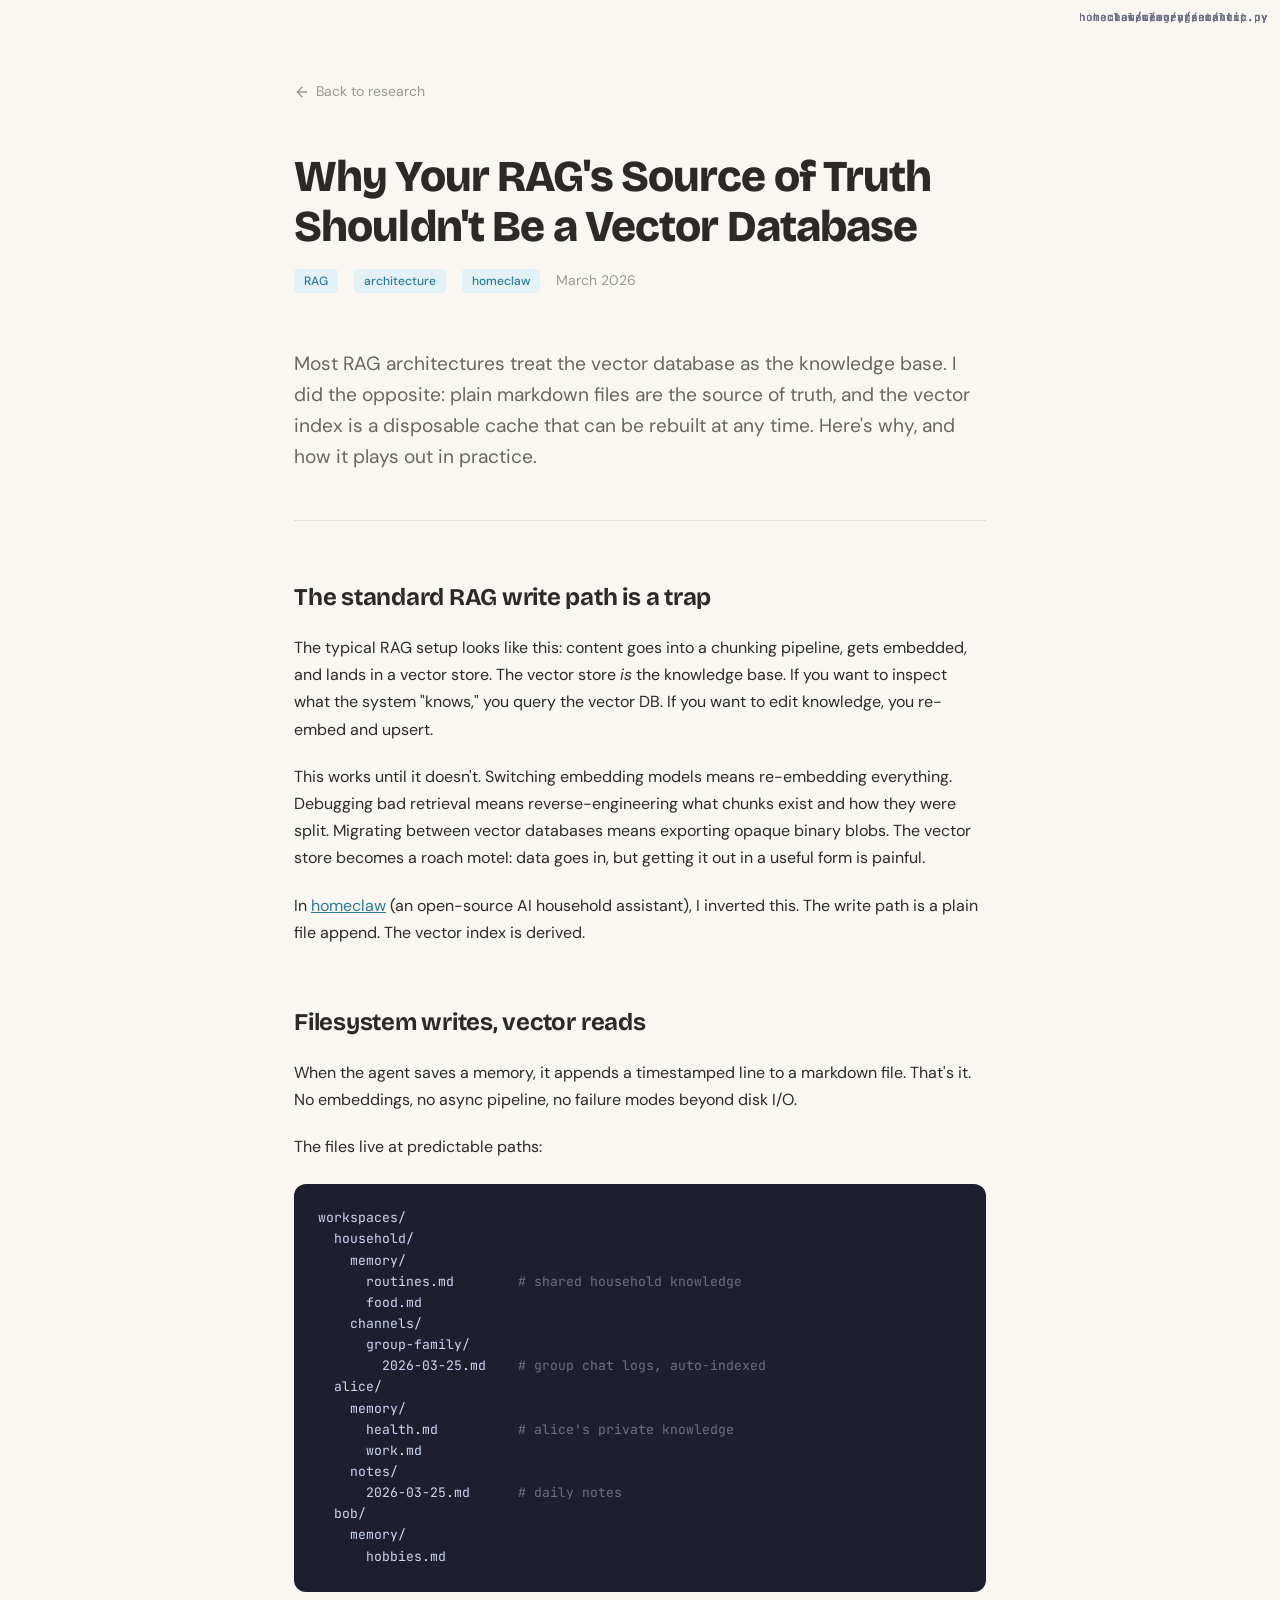
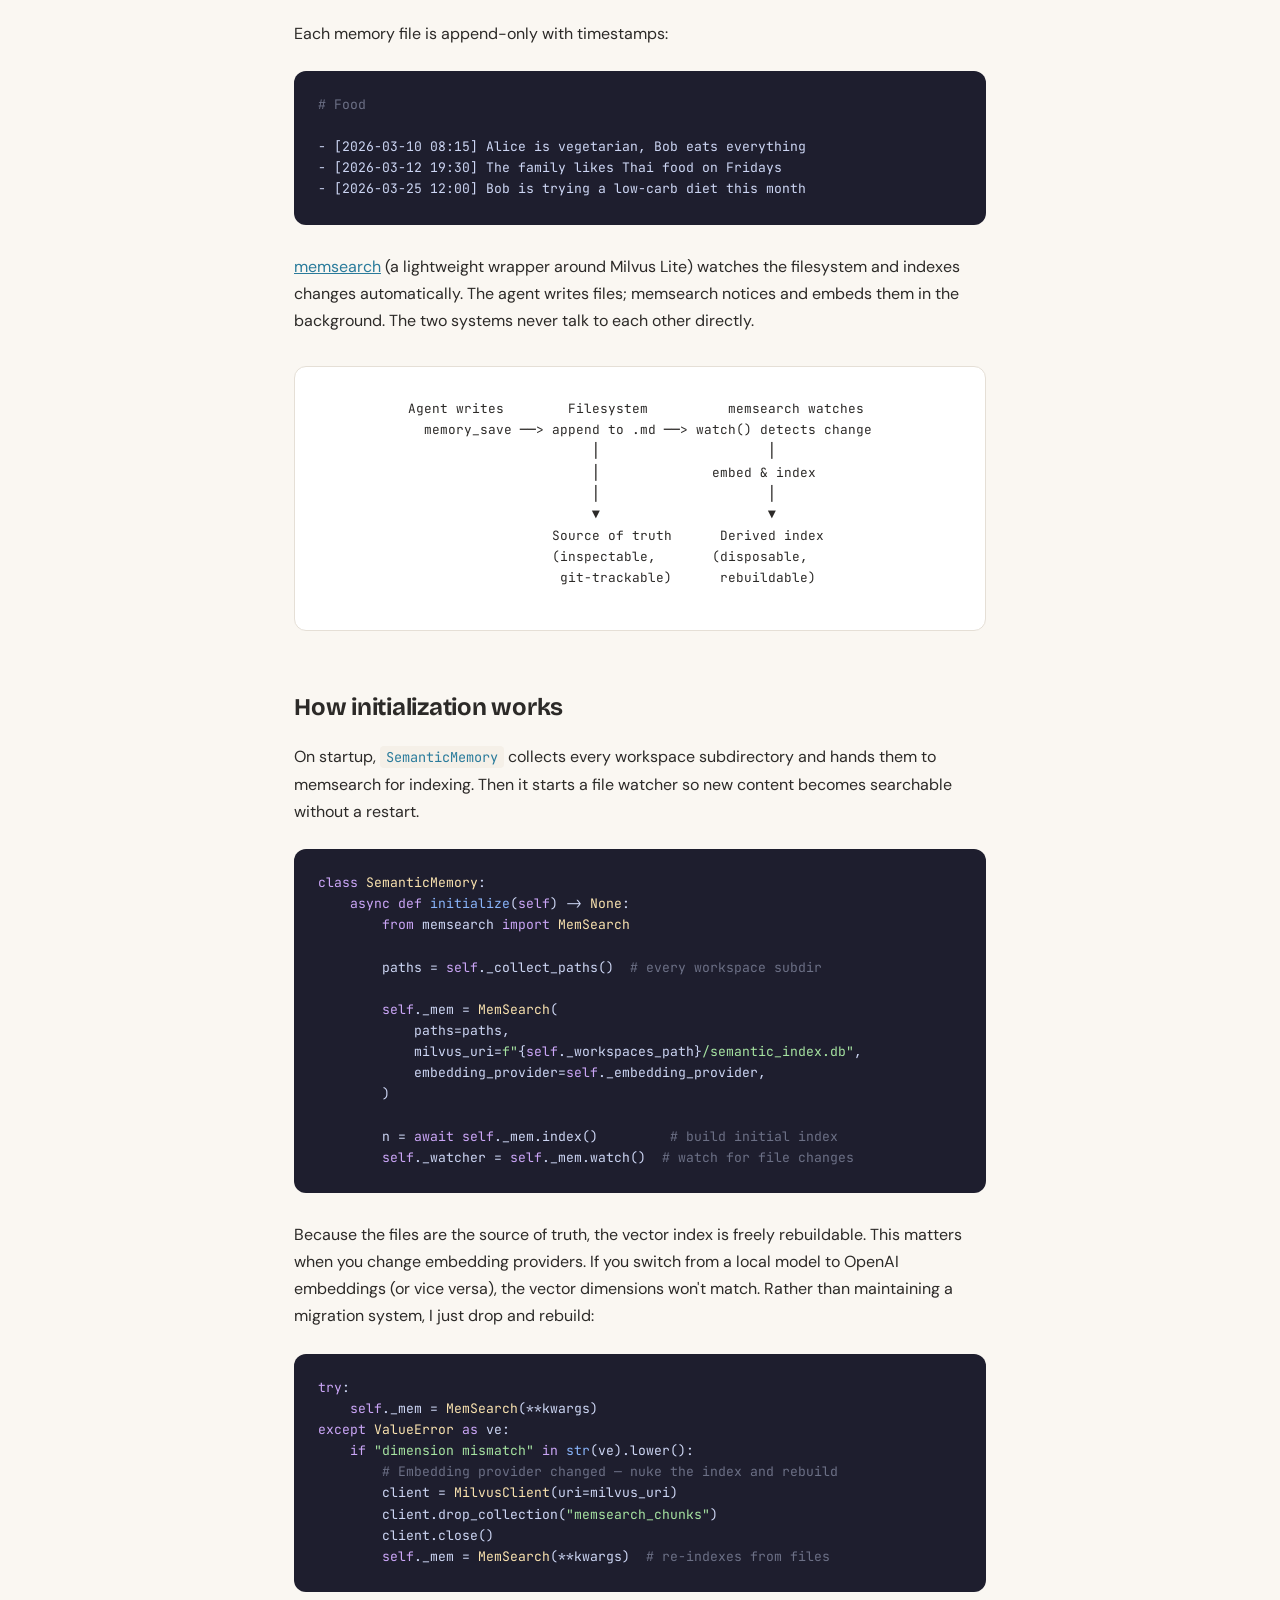
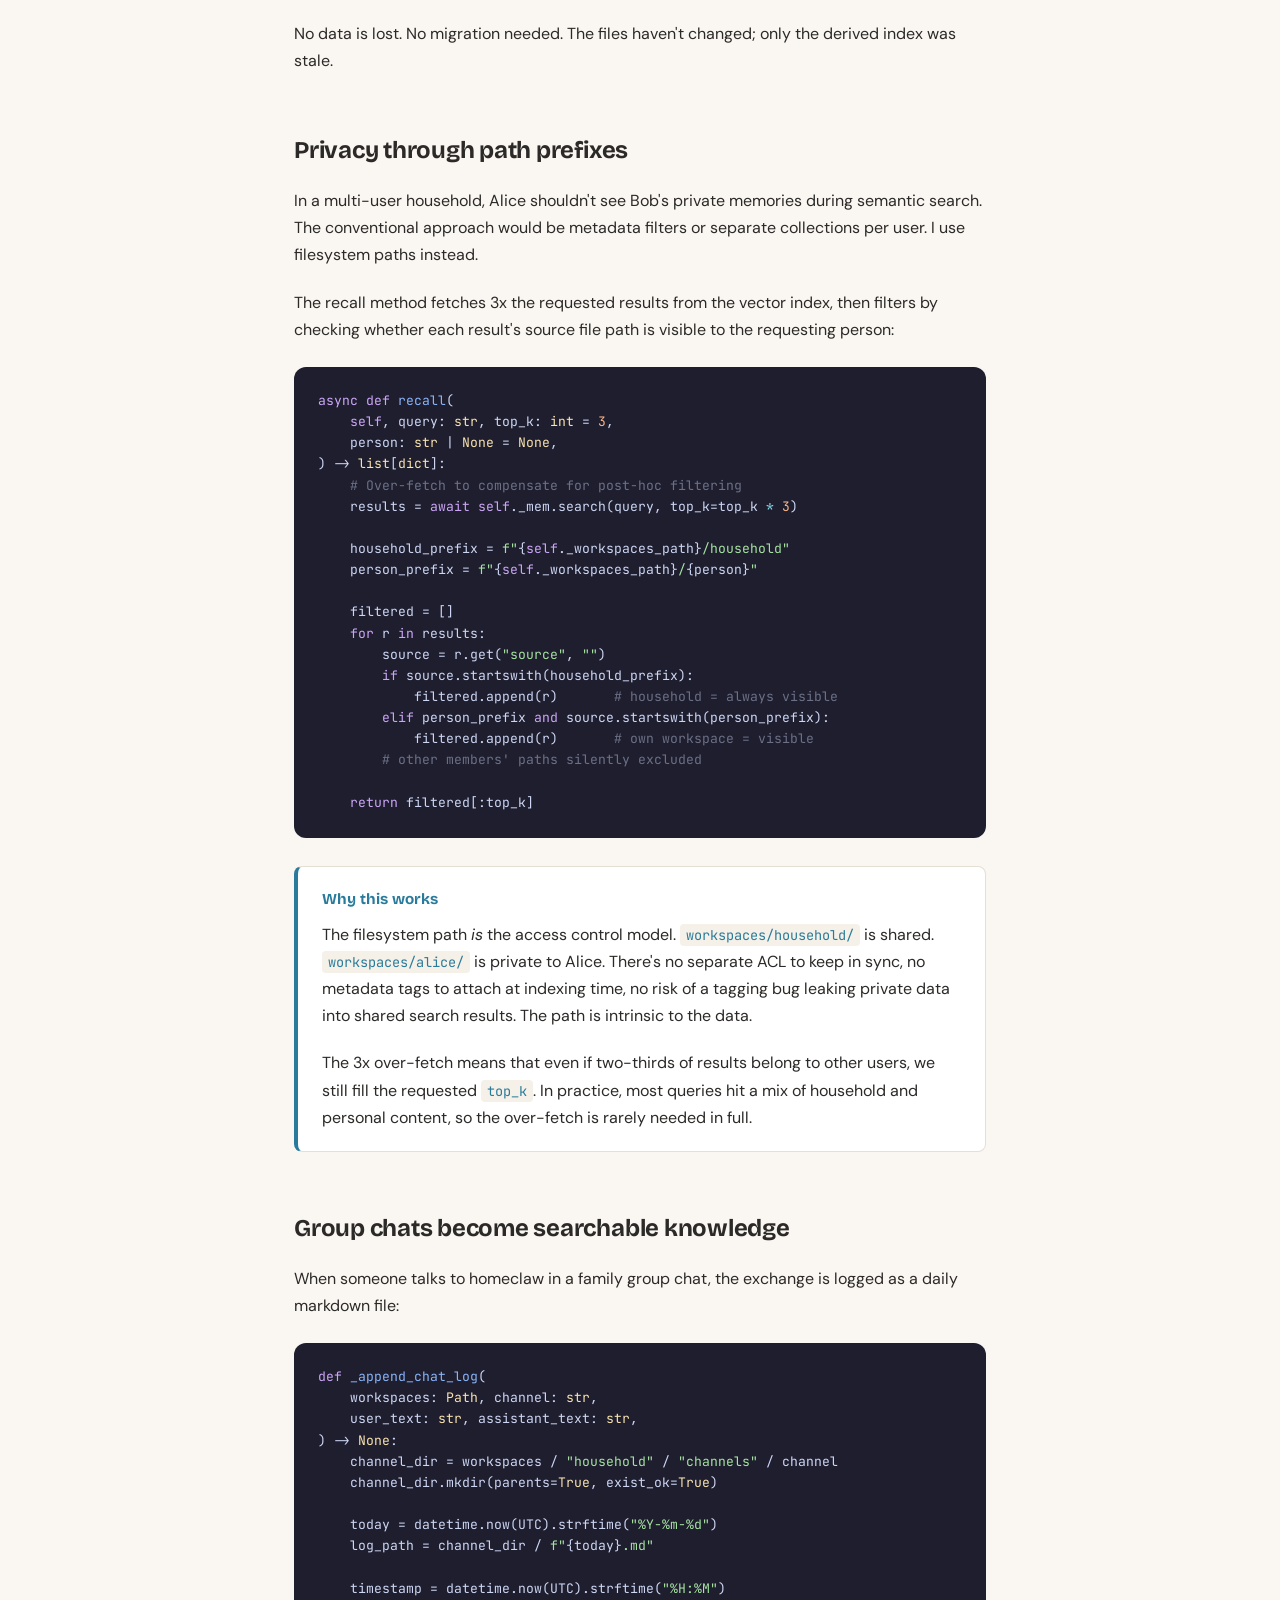
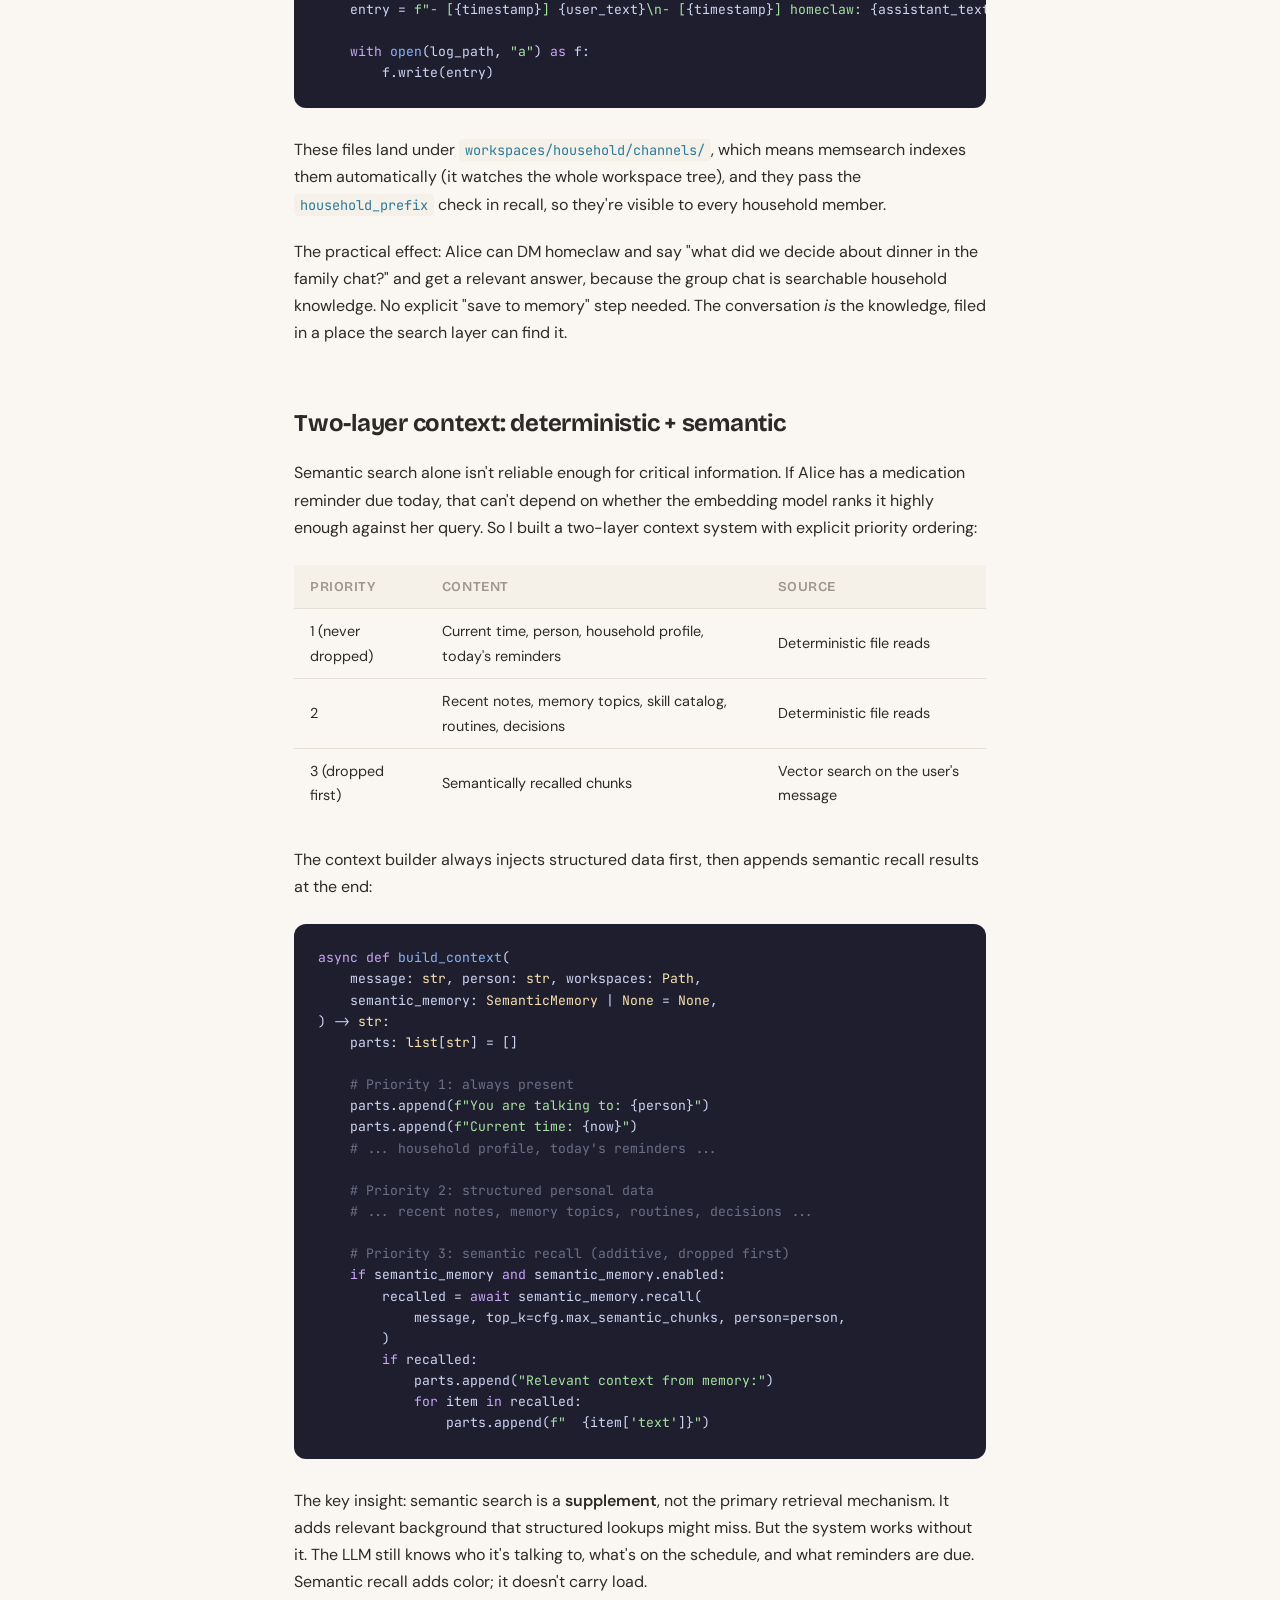
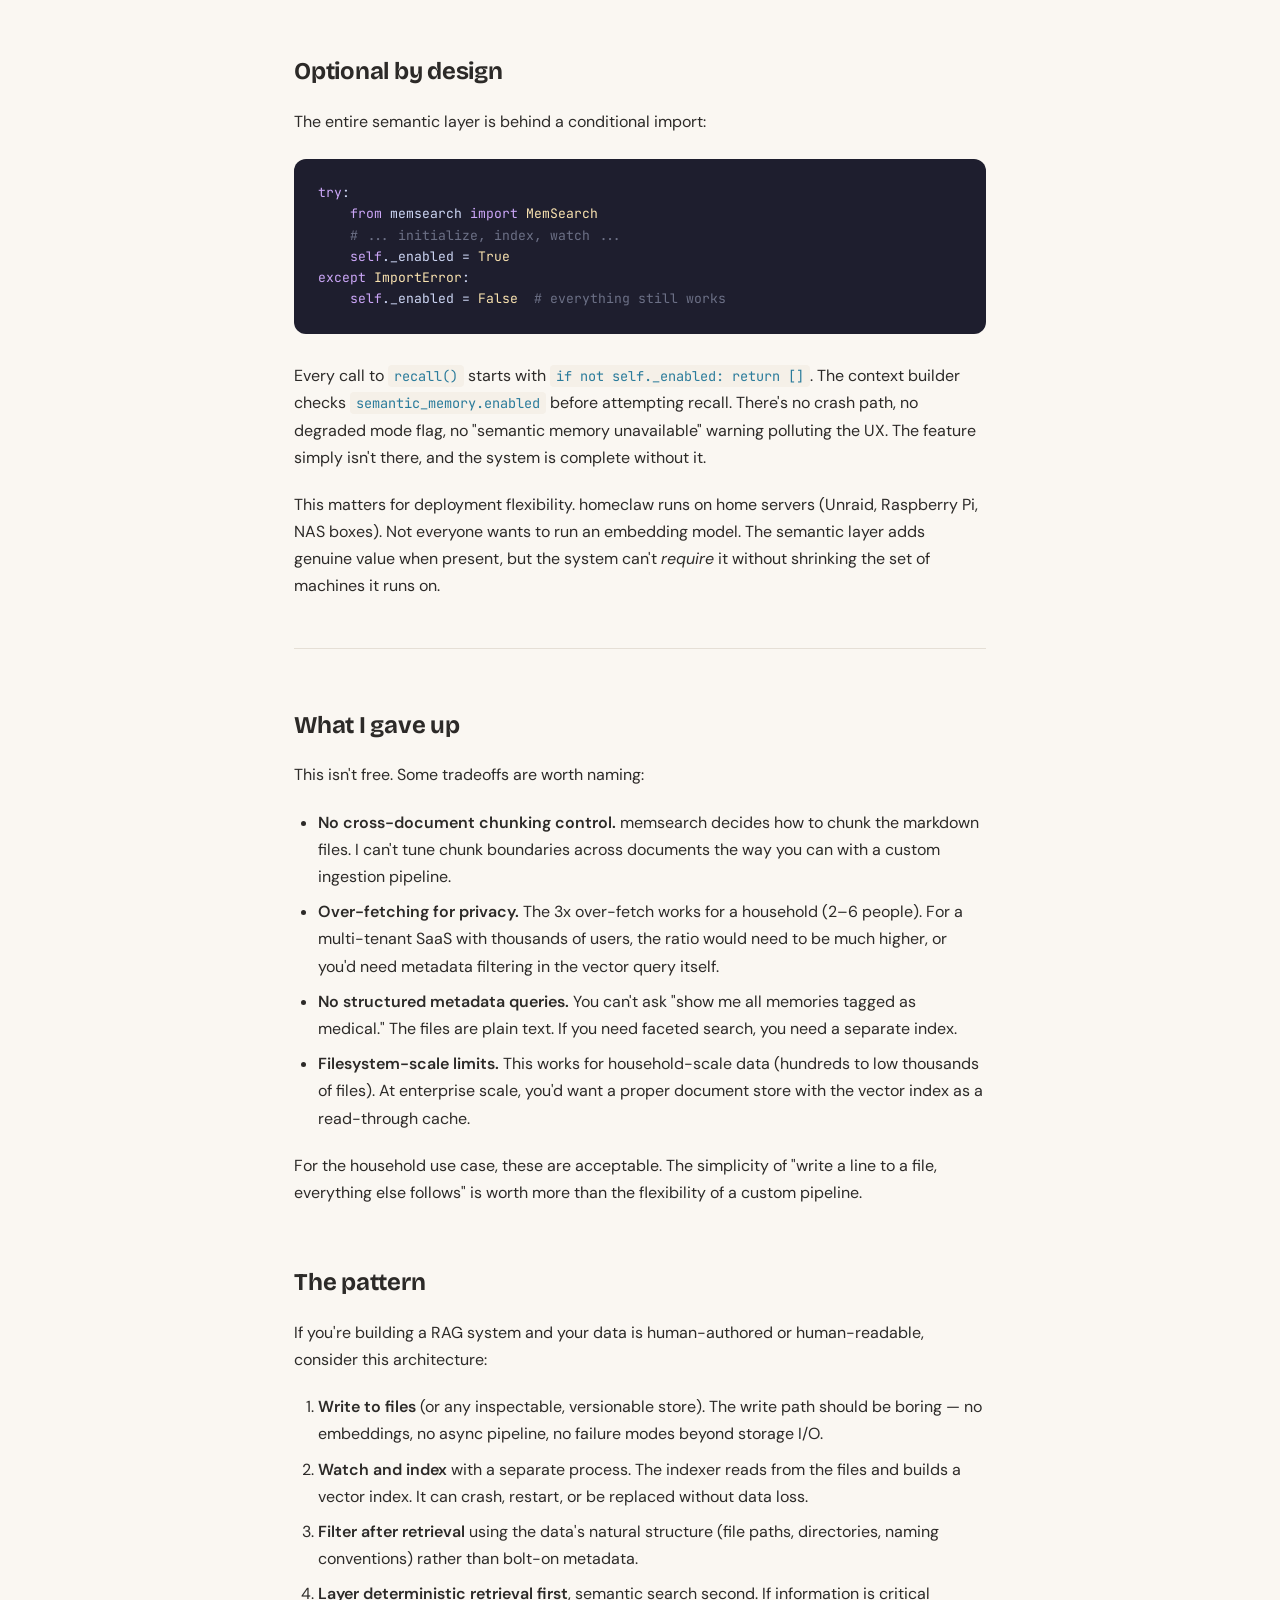
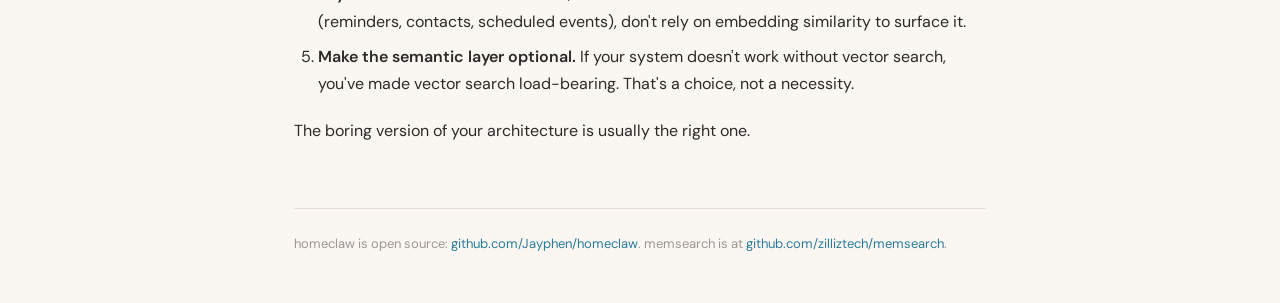
<file: filesystem-rag-source-of-truth.html>
<!DOCTYPE html>
<html lang="en">
<head>
<meta charset="UTF-8">
<meta name="viewport" content="width=device-width, initial-scale=1.0">
<title>Why Your RAG's Source of Truth Shouldn't Be a Vector Database</title>
<link rel="preconnect" href="https://fonts.googleapis.com">
<link rel="preconnect" href="https://fonts.gstatic.com" crossorigin>
<link href="https://fonts.googleapis.com/css2?family=Bricolage+Grotesque:opsz,wght@12..96,400;12..96,600;12..96,700;12..96,800&family=DM+Sans:ital,opsz,wght@0,9..40,300;0,9..40,400;0,9..40,500;0,9..40,600;0,9..40,700;1,9..40,400;1,9..40,500&family=JetBrains+Mono:wght@400;500;600&display=swap" rel="stylesheet">
<link rel="stylesheet" href="article.css">
</head>
<body>
<div class="container">

<a class="back" href="/">
  <svg xmlns="http://www.w3.org/2000/svg" viewBox="0 0 24 24" fill="none" stroke="currentColor" stroke-width="2" stroke-linecap="round" stroke-linejoin="round"><path d="M19 12H5"/><path d="M12 19l-7-7 7-7"/></svg>
  Back to research
</a>

<header class="article-header">
  <h1>Why Your RAG's Source of Truth Shouldn't Be a Vector Database</h1>
  <div class="article-meta">
    <span class="tag">RAG</span>
    <span class="tag">architecture</span>
    <span class="tag">homeclaw</span>
    <span>March 2026</span>
  </div>
</header>

<p class="lede">
  Most RAG architectures treat the vector database as the knowledge base. I did the opposite: plain markdown files are the source of truth, and the vector index is a disposable cache that can be rebuilt at any time. Here's why, and how it plays out in practice.
</p>

<h2>The standard RAG write path is a trap</h2>

<p>
  The typical RAG setup looks like this: content goes into a chunking pipeline, gets embedded, and lands in a vector store. The vector store <em>is</em> the knowledge base. If you want to inspect what the system "knows," you query the vector DB. If you want to edit knowledge, you re-embed and upsert.
</p>

<p>
  This works until it doesn't. Switching embedding models means re-embedding everything. Debugging bad retrieval means reverse-engineering what chunks exist and how they were split. Migrating between vector databases means exporting opaque binary blobs. The vector store becomes a roach motel: data goes in, but getting it out in a useful form is painful.
</p>

<p>
  In <a href="https://github.com/Jayphen/homeclaw">homeclaw</a> (an open-source AI household assistant), I inverted this. The write path is a plain file append. The vector index is derived.
</p>

<h2>Filesystem writes, vector reads</h2>

<p>
  When the agent saves a memory, it appends a timestamped line to a markdown file. That's it. No embeddings, no async pipeline, no failure modes beyond disk I/O.
</p>

<p>
  The files live at predictable paths:
</p>

<pre><code>workspaces/
  household/
    memory/
      routines.md        <span class="cm"># shared household knowledge</span>
      food.md
    channels/
      group-family/
        2026-03-25.md    <span class="cm"># group chat logs, auto-indexed</span>
  alice/
    memory/
      health.md          <span class="cm"># alice's private knowledge</span>
      work.md
    notes/
      2026-03-25.md      <span class="cm"># daily notes</span>
  bob/
    memory/
      hobbies.md</code></pre>

<p>
  Each memory file is append-only with timestamps:
</p>

<pre><code><span class="cm"># Food</span>

- [2026-03-10 08:15] Alice is vegetarian, Bob eats everything
- [2026-03-12 19:30] The family likes Thai food on Fridays
- [2026-03-25 12:00] Bob is trying a low-carb diet this month</code></pre>

<p>
  <a href="https://github.com/zilliztech/memsearch">memsearch</a> (a lightweight wrapper around Milvus Lite) watches the filesystem and indexes changes automatically. The agent writes files; memsearch notices and embeds them in the background. The two systems never talk to each other directly.
</p>

<div class="diagram">
<pre><code>Agent writes        Filesystem          memsearch watches
  memory_save ──&gt; append to .md ──&gt; watch() detects change
                       │                     │
                       │              embed &amp; index
                       │                     │
                       ▼                     ▼
                  Source of truth      Derived index
                  (inspectable,       (disposable,
                   git-trackable)      rebuildable)</code></pre>
</div>

<h2>How initialization works</h2>

<p>
  On startup, <code>SemanticMemory</code> collects every workspace subdirectory and hands them to memsearch for indexing. Then it starts a file watcher so new content becomes searchable without a restart.
</p>

<pre><code><span class="kw">class</span> <span class="ty">SemanticMemory</span>:
    <span class="kw">async def</span> <span class="fn">initialize</span>(<span class="kw">self</span>) -&gt; <span class="ty">None</span>:
        <span class="kw">from</span> memsearch <span class="kw">import</span> <span class="ty">MemSearch</span>

        paths = <span class="kw">self</span>._collect_paths()  <span class="cm"># every workspace subdir</span>

        <span class="kw">self</span>._mem = <span class="ty">MemSearch</span>(
            paths=paths,
            milvus_uri=<span class="st">f"</span>{<span class="kw">self</span>._workspaces_path}<span class="st">/semantic_index.db"</span>,
            embedding_provider=<span class="kw">self</span>._embedding_provider,
        )

        n = <span class="kw">await</span> <span class="kw">self</span>._mem.index()         <span class="cm"># build initial index</span>
        <span class="kw">self</span>._watcher = <span class="kw">self</span>._mem.watch()  <span class="cm"># watch for file changes</span></code></pre><span class="code-label">homeclaw/memory/semantic.py</span>

<p>
  Because the files are the source of truth, the vector index is freely rebuildable. This matters when you change embedding providers. If you switch from a local model to OpenAI embeddings (or vice versa), the vector dimensions won't match. Rather than maintaining a migration system, I just drop and rebuild:
</p>

<pre><code><span class="kw">try</span>:
    <span class="kw">self</span>._mem = <span class="ty">MemSearch</span>(**kwargs)
<span class="kw">except</span> <span class="ty">ValueError</span> <span class="kw">as</span> ve:
    <span class="kw">if</span> <span class="st">"dimension mismatch"</span> <span class="kw">in</span> <span class="fn">str</span>(ve).lower():
        <span class="cm"># Embedding provider changed &mdash; nuke the index and rebuild</span>
        client = <span class="ty">MilvusClient</span>(uri=milvus_uri)
        client.drop_collection(<span class="st">"memsearch_chunks"</span>)
        client.close()
        <span class="kw">self</span>._mem = <span class="ty">MemSearch</span>(**kwargs)  <span class="cm"># re-indexes from files</span></code></pre><span class="code-label">homeclaw/memory/semantic.py</span>

<p>
  No data is lost. No migration needed. The files haven't changed; only the derived index was stale.
</p>

<h2>Privacy through path prefixes</h2>

<p>
  In a multi-user household, Alice shouldn't see Bob's private memories during semantic search. The conventional approach would be metadata filters or separate collections per user. I use filesystem paths instead.
</p>

<p>
  The recall method fetches 3x the requested results from the vector index, then filters by checking whether each result's source file path is visible to the requesting person:
</p>

<pre><code><span class="kw">async def</span> <span class="fn">recall</span>(
    <span class="kw">self</span>, query: <span class="ty">str</span>, top_k: <span class="ty">int</span> = <span class="nu">3</span>,
    person: <span class="ty">str</span> | <span class="ty">None</span> = <span class="ty">None</span>,
) -&gt; <span class="ty">list</span>[<span class="ty">dict</span>]:
    <span class="cm"># Over-fetch to compensate for post-hoc filtering</span>
    results = <span class="kw">await</span> <span class="kw">self</span>._mem.search(query, top_k=top_k <span class="op">*</span> <span class="nu">3</span>)

    household_prefix = <span class="st">f"</span>{<span class="kw">self</span>._workspaces_path}<span class="st">/household"</span>
    person_prefix = <span class="st">f"</span>{<span class="kw">self</span>._workspaces_path}<span class="st">/</span>{person}<span class="st">"</span>

    filtered = []
    <span class="kw">for</span> r <span class="kw">in</span> results:
        source = r.get(<span class="st">"source"</span>, <span class="st">""</span>)
        <span class="kw">if</span> source.startswith(household_prefix):
            filtered.append(r)       <span class="cm"># household = always visible</span>
        <span class="kw">elif</span> person_prefix <span class="kw">and</span> source.startswith(person_prefix):
            filtered.append(r)       <span class="cm"># own workspace = visible</span>
        <span class="cm"># other members' paths silently excluded</span>

    <span class="kw">return</span> filtered[:top_k]</code></pre><span class="code-label">homeclaw/memory/semantic.py</span>

<div class="callout">
  <div class="callout-title">Why this works</div>
  <p>
    The filesystem path <em>is</em> the access control model. <code>workspaces/household/</code> is shared. <code>workspaces/alice/</code> is private to Alice. There's no separate ACL to keep in sync, no metadata tags to attach at indexing time, no risk of a tagging bug leaking private data into shared search results. The path is intrinsic to the data.
  </p>
  <p>
    The 3x over-fetch means that even if two-thirds of results belong to other users, we still fill the requested <code>top_k</code>. In practice, most queries hit a mix of household and personal content, so the over-fetch is rarely needed in full.
  </p>
</div>

<h2>Group chats become searchable knowledge</h2>

<p>
  When someone talks to homeclaw in a family group chat, the exchange is logged as a daily markdown file:
</p>

<pre><code><span class="kw">def</span> <span class="fn">_append_chat_log</span>(
    workspaces: <span class="ty">Path</span>, channel: <span class="ty">str</span>,
    user_text: <span class="ty">str</span>, assistant_text: <span class="ty">str</span>,
) -&gt; <span class="ty">None</span>:
    channel_dir = workspaces / <span class="st">"household"</span> / <span class="st">"channels"</span> / channel
    channel_dir.mkdir(parents=<span class="ty">True</span>, exist_ok=<span class="ty">True</span>)

    today = datetime.now(UTC).strftime(<span class="st">"%Y-%m-%d"</span>)
    log_path = channel_dir / <span class="st">f"</span>{today}<span class="st">.md"</span>

    timestamp = datetime.now(UTC).strftime(<span class="st">"%H:%M"</span>)
    entry = <span class="st">f"- [</span>{timestamp}<span class="st">] </span>{user_text}<span class="st">\n- [</span>{timestamp}<span class="st">] homeclaw: </span>{assistant_text}<span class="st">\n"</span>

    <span class="kw">with</span> <span class="fn">open</span>(log_path, <span class="st">"a"</span>) <span class="kw">as</span> f:
        f.write(entry)</code></pre><span class="code-label">homeclaw/agent/loop.py</span>

<p>
  These files land under <code>workspaces/household/channels/</code>, which means memsearch indexes them automatically (it watches the whole workspace tree), and they pass the <code>household_prefix</code> check in recall, so they're visible to every household member.
</p>

<p>
  The practical effect: Alice can DM homeclaw and say "what did we decide about dinner in the family chat?" and get a relevant answer, because the group chat is searchable household knowledge. No explicit "save to memory" step needed. The conversation <em>is</em> the knowledge, filed in a place the search layer can find it.
</p>

<h2>Two-layer context: deterministic + semantic</h2>

<p>
  Semantic search alone isn't reliable enough for critical information. If Alice has a medication reminder due today, that can't depend on whether the embedding model ranks it highly enough against her query. So I built a two-layer context system with explicit priority ordering:
</p>

<table class="priority-table">
  <thead>
    <tr>
      <th>Priority</th>
      <th>Content</th>
      <th>Source</th>
    </tr>
  </thead>
  <tbody>
    <tr>
      <td>1 (never dropped)</td>
      <td>Current time, person, household profile, today's reminders</td>
      <td>Deterministic file reads</td>
    </tr>
    <tr>
      <td>2</td>
      <td>Recent notes, memory topics, skill catalog, routines, decisions</td>
      <td>Deterministic file reads</td>
    </tr>
    <tr>
      <td>3 (dropped first)</td>
      <td>Semantically recalled chunks</td>
      <td>Vector search on the user's message</td>
    </tr>
  </tbody>
</table>

<p>
  The context builder always injects structured data first, then appends semantic recall results at the end:
</p>

<pre><code><span class="kw">async def</span> <span class="fn">build_context</span>(
    message: <span class="ty">str</span>, person: <span class="ty">str</span>, workspaces: <span class="ty">Path</span>,
    semantic_memory: <span class="ty">SemanticMemory</span> | <span class="ty">None</span> = <span class="ty">None</span>,
) -&gt; <span class="ty">str</span>:
    parts: <span class="ty">list</span>[<span class="ty">str</span>] = []

    <span class="cm"># Priority 1: always present</span>
    parts.append(<span class="st">f"You are talking to: </span>{person}<span class="st">"</span>)
    parts.append(<span class="st">f"Current time: </span>{now}<span class="st">"</span>)
    <span class="cm"># ... household profile, today's reminders ...</span>

    <span class="cm"># Priority 2: structured personal data</span>
    <span class="cm"># ... recent notes, memory topics, routines, decisions ...</span>

    <span class="cm"># Priority 3: semantic recall (additive, dropped first)</span>
    <span class="kw">if</span> semantic_memory <span class="kw">and</span> semantic_memory.enabled:
        recalled = <span class="kw">await</span> semantic_memory.recall(
            message, top_k=cfg.max_semantic_chunks, person=person,
        )
        <span class="kw">if</span> recalled:
            parts.append(<span class="st">"Relevant context from memory:"</span>)
            <span class="kw">for</span> item <span class="kw">in</span> recalled:
                parts.append(<span class="st">f"  </span>{item[<span class="st">'text'</span>]}<span class="st">"</span>)</code></pre><span class="code-label">homeclaw/agent/context.py</span>

<p>
  The key insight: semantic search is a <strong>supplement</strong>, not the primary retrieval mechanism. It adds relevant background that structured lookups might miss. But the system works without it. The LLM still knows who it's talking to, what's on the schedule, and what reminders are due. Semantic recall adds color; it doesn't carry load.
</p>

<h2>Optional by design</h2>

<p>
  The entire semantic layer is behind a conditional import:
</p>

<pre><code><span class="kw">try</span>:
    <span class="kw">from</span> memsearch <span class="kw">import</span> <span class="ty">MemSearch</span>
    <span class="cm"># ... initialize, index, watch ...</span>
    <span class="kw">self</span>._enabled = <span class="ty">True</span>
<span class="kw">except</span> <span class="ty">ImportError</span>:
    <span class="kw">self</span>._enabled = <span class="ty">False</span>  <span class="cm"># everything still works</span></code></pre>

<p>
  Every call to <code>recall()</code> starts with <code>if not self._enabled: return []</code>. The context builder checks <code>semantic_memory.enabled</code> before attempting recall. There's no crash path, no degraded mode flag, no "semantic memory unavailable" warning polluting the UX. The feature simply isn't there, and the system is complete without it.
</p>

<p>
  This matters for deployment flexibility. homeclaw runs on home servers (Unraid, Raspberry Pi, NAS boxes). Not everyone wants to run an embedding model. The semantic layer adds genuine value when present, but the system can't <em>require</em> it without shrinking the set of machines it runs on.
</p>

<hr>

<h2>What I gave up</h2>

<p>
  This isn't free. Some tradeoffs are worth naming:
</p>

<ul>
  <li><strong>No cross-document chunking control.</strong> memsearch decides how to chunk the markdown files. I can't tune chunk boundaries across documents the way you can with a custom ingestion pipeline.</li>
  <li><strong>Over-fetching for privacy.</strong> The 3x over-fetch works for a household (2&ndash;6 people). For a multi-tenant SaaS with thousands of users, the ratio would need to be much higher, or you'd need metadata filtering in the vector query itself.</li>
  <li><strong>No structured metadata queries.</strong> You can't ask "show me all memories tagged as medical." The files are plain text. If you need faceted search, you need a separate index.</li>
  <li><strong>Filesystem-scale limits.</strong> This works for household-scale data (hundreds to low thousands of files). At enterprise scale, you'd want a proper document store with the vector index as a read-through cache.</li>
</ul>

<p>
  For the household use case, these are acceptable. The simplicity of "write a line to a file, everything else follows" is worth more than the flexibility of a custom pipeline.
</p>

<h2>The pattern</h2>

<p>
  If you're building a RAG system and your data is human-authored or human-readable, consider this architecture:
</p>

<ol>
  <li><strong>Write to files</strong> (or any inspectable, versionable store). The write path should be boring &mdash; no embeddings, no async pipeline, no failure modes beyond storage I/O.</li>
  <li><strong>Watch and index</strong> with a separate process. The indexer reads from the files and builds a vector index. It can crash, restart, or be replaced without data loss.</li>
  <li><strong>Filter after retrieval</strong> using the data's natural structure (file paths, directories, naming conventions) rather than bolt-on metadata.</li>
  <li><strong>Layer deterministic retrieval first</strong>, semantic search second. If information is critical (reminders, contacts, scheduled events), don't rely on embedding similarity to surface it.</li>
  <li><strong>Make the semantic layer optional.</strong> If your system doesn't work without vector search, you've made vector search load-bearing. That's a choice, not a necessity.</li>
</ol>

<p>
  The boring version of your architecture is usually the right one.
</p>

<div class="article-footer">
  <p>
    homeclaw is open source: <a href="https://github.com/Jayphen/homeclaw">github.com/Jayphen/homeclaw</a>.
    memsearch is at <a href="https://github.com/zilliztech/memsearch">github.com/zilliztech/memsearch</a>.
  </p>
</div>

</div>
</body>
</html>
</file>
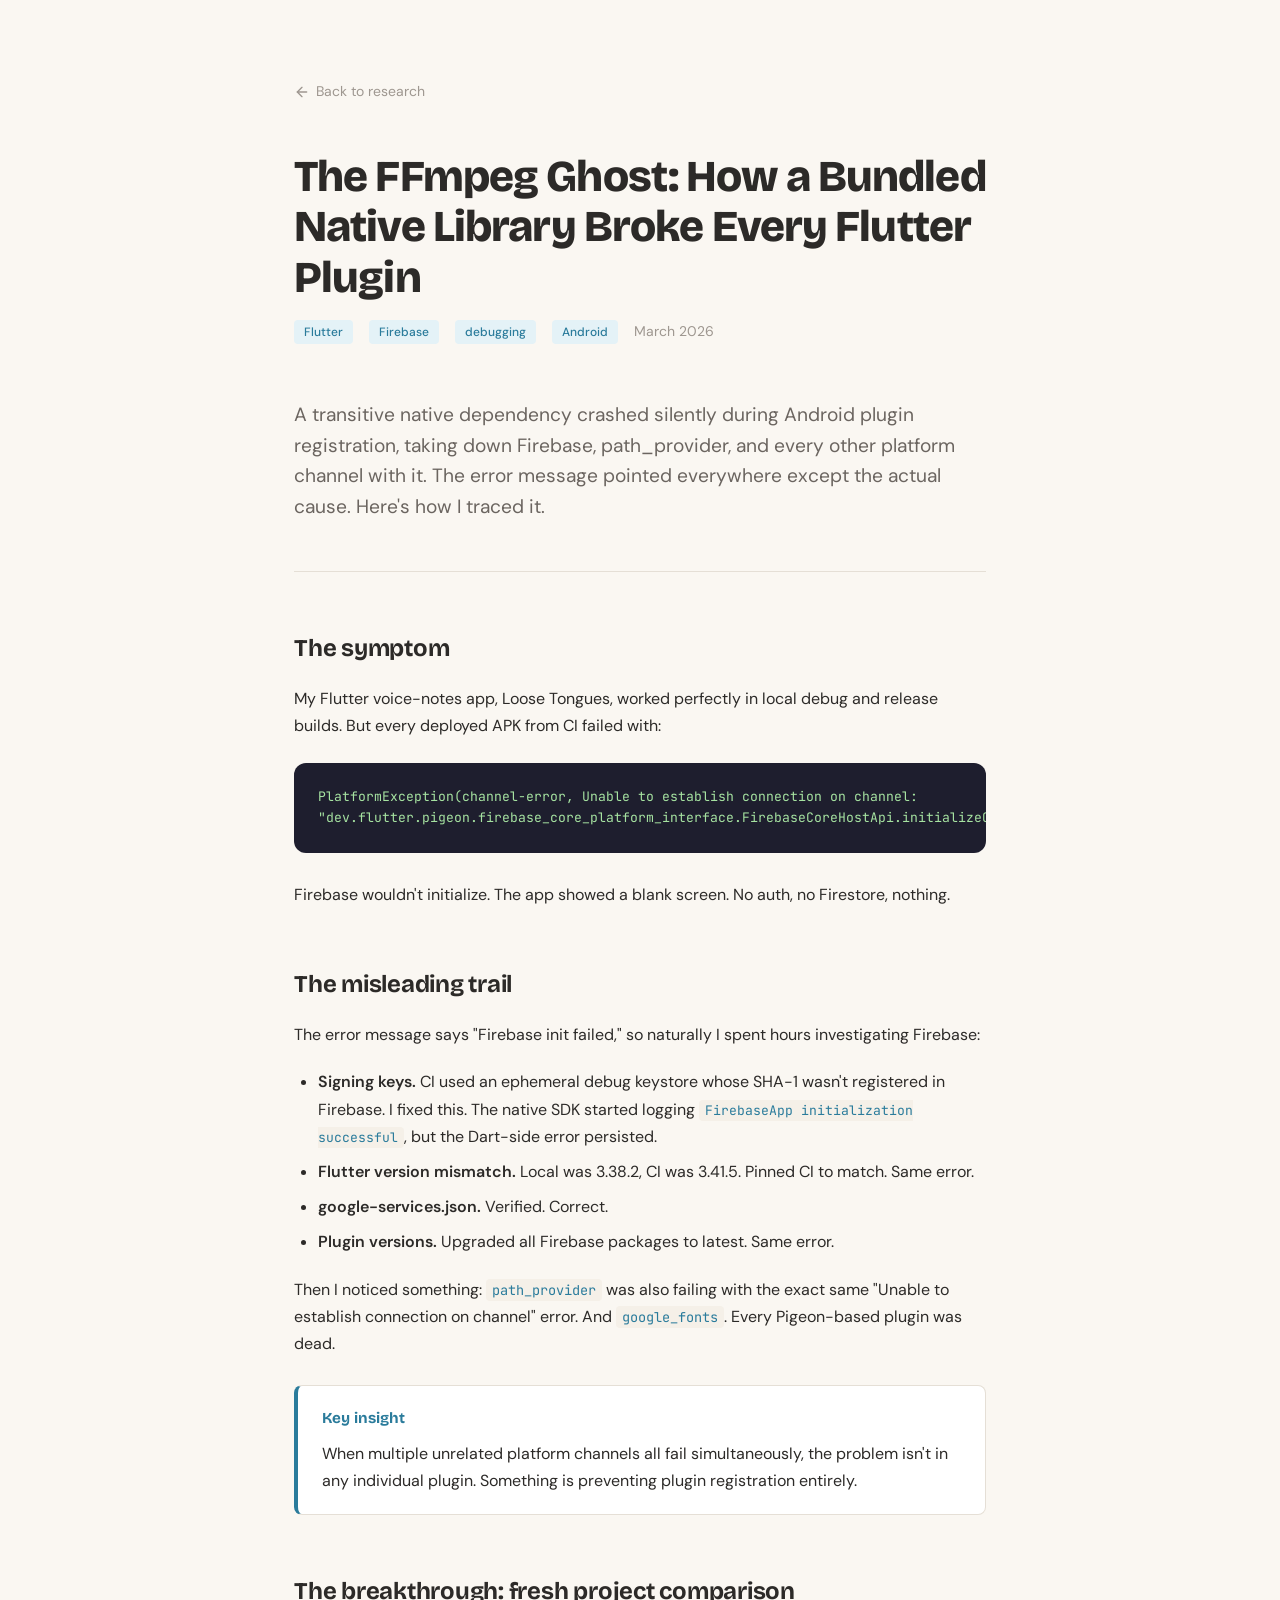
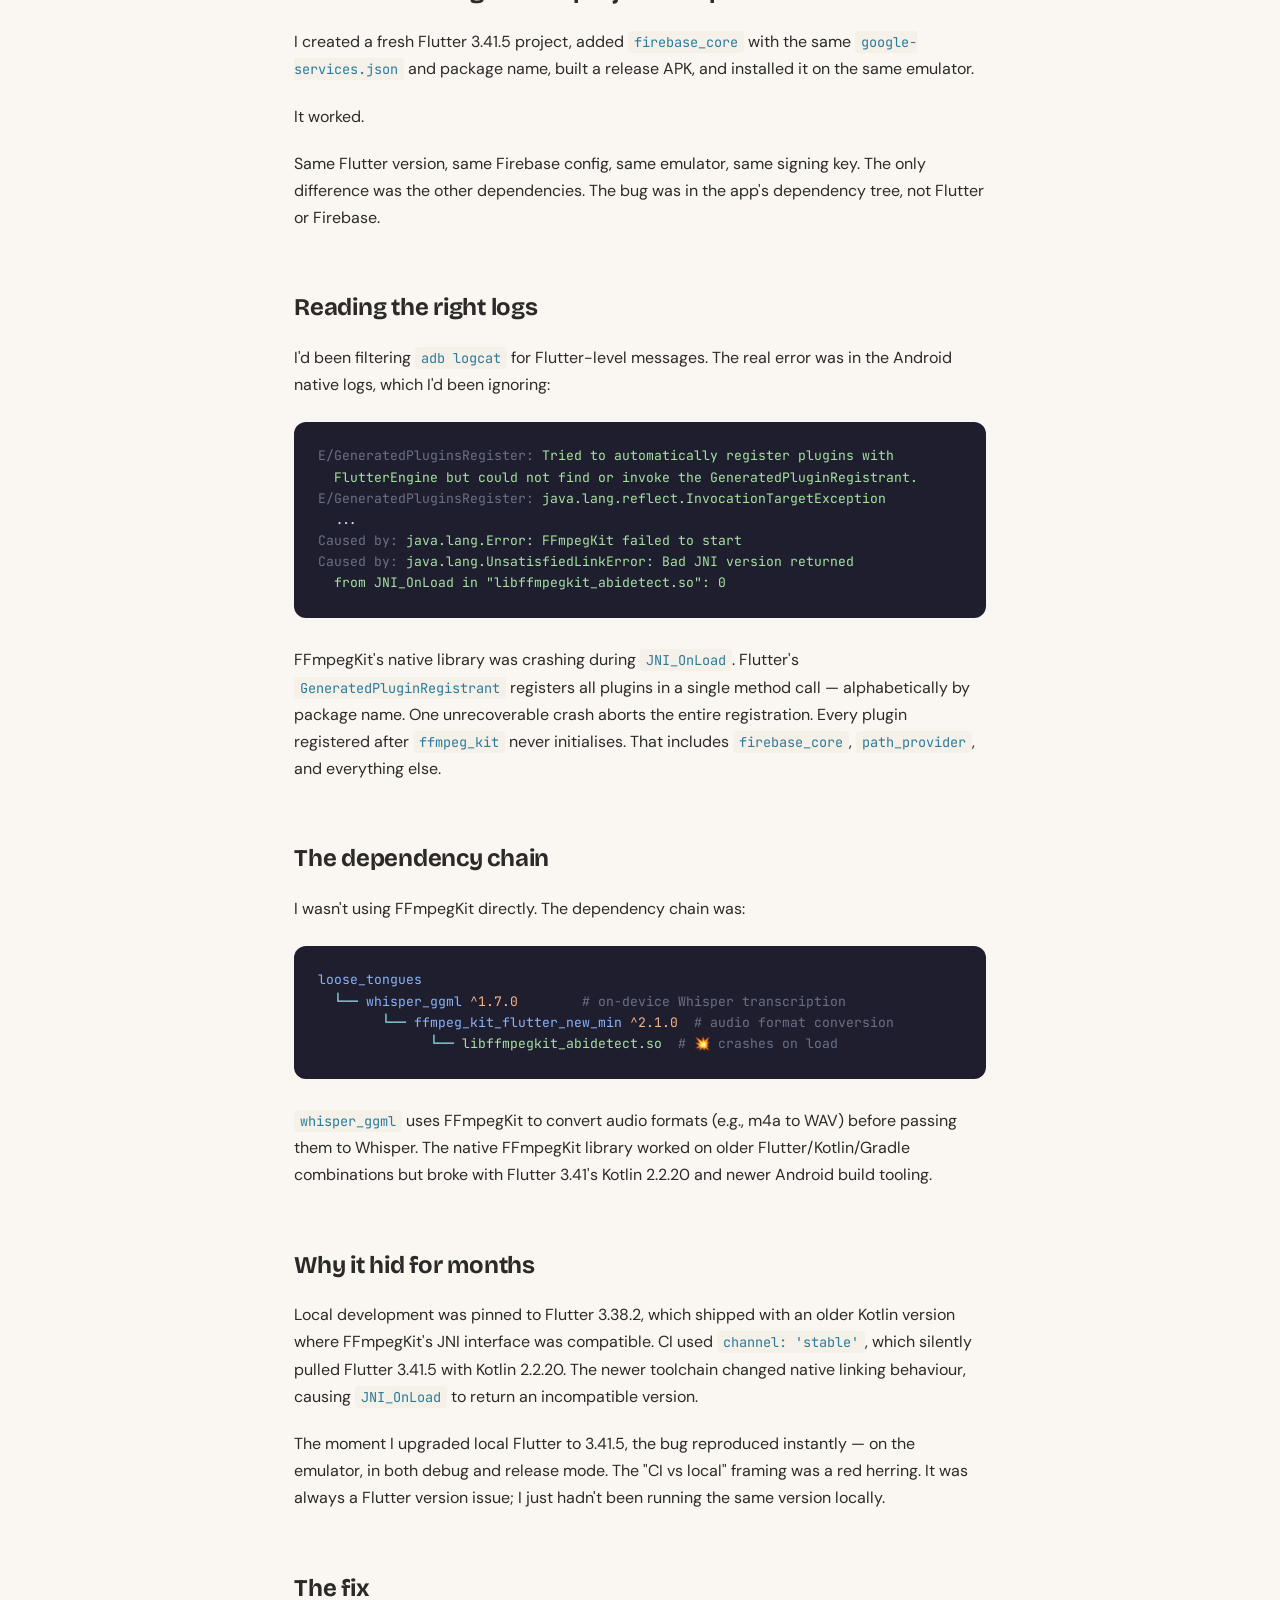
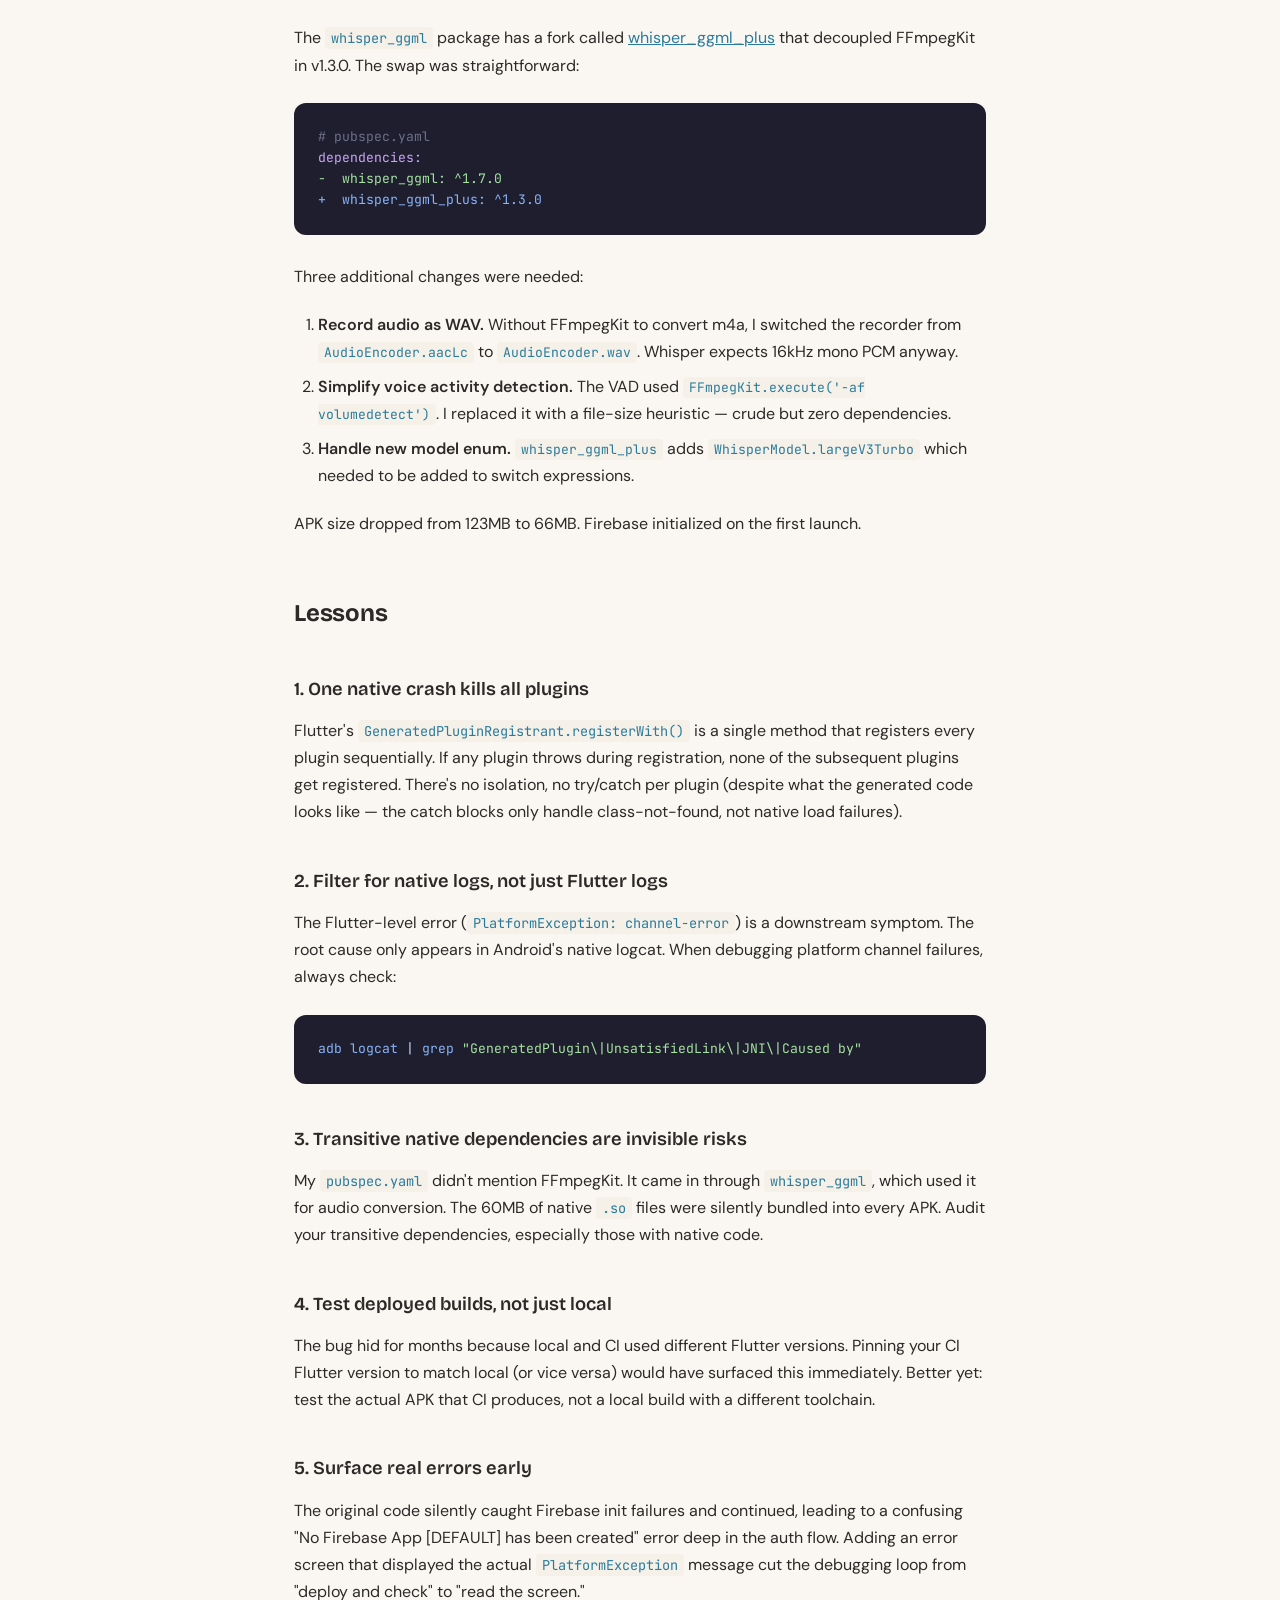
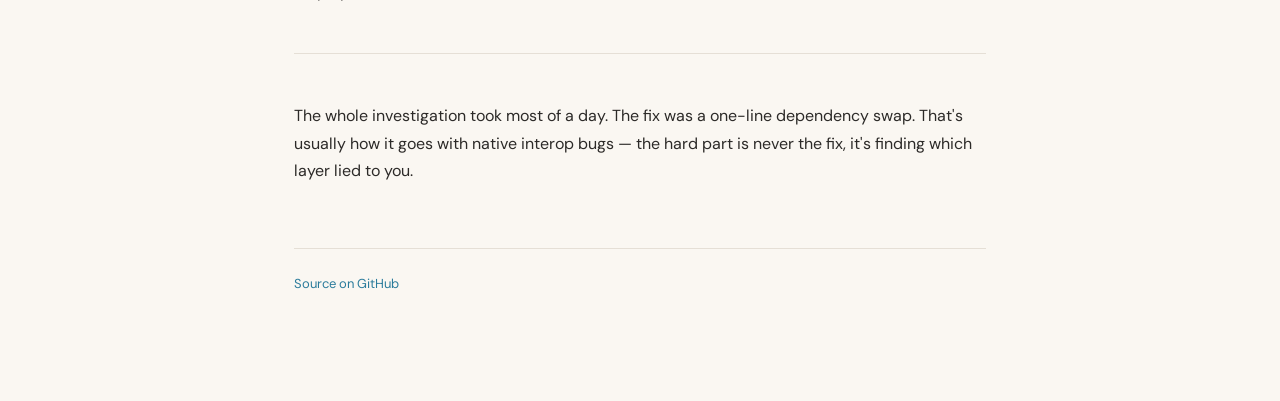
<file: flutter-firebase-ffmpeg-crash.html>
<!DOCTYPE html>
<html lang="en">
<head>
<meta charset="UTF-8">
<meta name="viewport" content="width=device-width, initial-scale=1.0">
<title>The FFmpeg Ghost: How a Bundled Native Library Broke Every Flutter Plugin</title>
<link rel="preconnect" href="https://fonts.googleapis.com">
<link rel="preconnect" href="https://fonts.gstatic.com" crossorigin>
<link href="https://fonts.googleapis.com/css2?family=Bricolage+Grotesque:opsz,wght@12..96,400;12..96,600;12..96,700;12..96,800&family=DM+Sans:ital,opsz,wght@0,9..40,300;0,9..40,400;0,9..40,500;0,9..40,600;0,9..40,700;1,9..40,400;1,9..40,500&family=JetBrains+Mono:wght@400;500;600&display=swap" rel="stylesheet">
<link rel="stylesheet" href="article.css">
</head>
<body>
<div class="container">

<a class="back" href="/">
  <svg xmlns="http://www.w3.org/2000/svg" viewBox="0 0 24 24" fill="none" stroke="currentColor" stroke-width="2" stroke-linecap="round" stroke-linejoin="round"><path d="M19 12H5"/><path d="M12 19l-7-7 7-7"/></svg>
  Back to research
</a>

<header class="article-header">
  <h1>The FFmpeg Ghost: How a Bundled Native Library Broke Every Flutter Plugin</h1>
  <div class="article-meta">
    <span class="tag">Flutter</span>
    <span class="tag">Firebase</span>
    <span class="tag">debugging</span>
    <span class="tag">Android</span>
    <span>March 2026</span>
  </div>
</header>

<p class="lede">A transitive native dependency crashed silently during Android plugin registration, taking down Firebase, path_provider, and every other platform channel with it. The error message pointed everywhere except the actual cause. Here's how I traced it.</p>

<h2>The symptom</h2>

<p>My Flutter voice-notes app, Loose Tongues, worked perfectly in local debug and release builds. But every deployed APK from CI failed with:</p>

<pre><code><span class="st">PlatformException(channel-error, Unable to establish connection on channel:
"dev.flutter.pigeon.firebase_core_platform_interface.FirebaseCoreHostApi.initializeCore")</span></code></pre>

<p>Firebase wouldn't initialize. The app showed a blank screen. No auth, no Firestore, nothing.</p>

<h2>The misleading trail</h2>

<p>The error message says "Firebase init failed," so naturally I spent hours investigating Firebase:</p>

<ul>
  <li><strong>Signing keys.</strong> CI used an ephemeral debug keystore whose SHA-1 wasn't registered in Firebase. I fixed this. The native SDK started logging <code>FirebaseApp initialization successful</code>, but the Dart-side error persisted.</li>
  <li><strong>Flutter version mismatch.</strong> Local was 3.38.2, CI was 3.41.5. Pinned CI to match. Same error.</li>
  <li><strong>google-services.json.</strong> Verified. Correct.</li>
  <li><strong>Plugin versions.</strong> Upgraded all Firebase packages to latest. Same error.</li>
</ul>

<p>Then I noticed something: <code>path_provider</code> was also failing with the exact same "Unable to establish connection on channel" error. And <code>google_fonts</code>. Every Pigeon-based plugin was dead.</p>

<div class="callout">
  <div class="callout-title">Key insight</div>
  When multiple unrelated platform channels all fail simultaneously, the problem isn't in any individual plugin. Something is preventing plugin registration entirely.
</div>

<h2>The breakthrough: fresh project comparison</h2>

<p>I created a fresh Flutter 3.41.5 project, added <code>firebase_core</code> with the same <code>google-services.json</code> and package name, built a release APK, and installed it on the same emulator.</p>

<p>It worked.</p>

<p>Same Flutter version, same Firebase config, same emulator, same signing key. The only difference was the other dependencies. The bug was in the app's dependency tree, not Flutter or Firebase.</p>

<h2>Reading the right logs</h2>

<p>I'd been filtering <code>adb logcat</code> for Flutter-level messages. The real error was in the Android native logs, which I'd been ignoring:</p>

<pre><code><span class="cm">E/GeneratedPluginsRegister:</span> <span class="st">Tried to automatically register plugins with
  FlutterEngine but could not find or invoke the GeneratedPluginRegistrant.</span>
<span class="cm">E/GeneratedPluginsRegister:</span> <span class="st">java.lang.reflect.InvocationTargetException</span>
  ...
<span class="cm">Caused by:</span> <span class="st">java.lang.Error: FFmpegKit failed to start</span>
<span class="cm">Caused by:</span> <span class="st">java.lang.UnsatisfiedLinkError: Bad JNI version returned
  from JNI_OnLoad in "libffmpegkit_abidetect.so": 0</span></code></pre>

<p>FFmpegKit's native library was crashing during <code>JNI_OnLoad</code>. Flutter's <code>GeneratedPluginRegistrant</code> registers all plugins in a single method call &mdash; alphabetically by package name. One unrecoverable crash aborts the entire registration. Every plugin registered after <code>ffmpeg_kit</code> never initialises. That includes <code>firebase_core</code>, <code>path_provider</code>, and everything else.</p>

<h2>The dependency chain</h2>

<p>I wasn't using FFmpegKit directly. The dependency chain was:</p>

<pre><code><span class="fn">loose_tongues</span>
  <span class="op">└──</span> <span class="fn">whisper_ggml</span> <span class="nu">^1.7.0</span>        <span class="cm"># on-device Whisper transcription</span>
        <span class="op">└──</span> <span class="fn">ffmpeg_kit_flutter_new_min</span> <span class="nu">^2.1.0</span>  <span class="cm"># audio format conversion</span>
              <span class="op">└──</span> <span class="st">libffmpegkit_abidetect.so</span>  <span class="cm"># 💥 crashes on load</span></code></pre>

<p><code>whisper_ggml</code> uses FFmpegKit to convert audio formats (e.g., m4a to WAV) before passing them to Whisper. The native FFmpegKit library worked on older Flutter/Kotlin/Gradle combinations but broke with Flutter 3.41's Kotlin 2.2.20 and newer Android build tooling.</p>

<h2>Why it hid for months</h2>

<p>Local development was pinned to Flutter 3.38.2, which shipped with an older Kotlin version where FFmpegKit's JNI interface was compatible. CI used <code>channel: 'stable'</code>, which silently pulled Flutter 3.41.5 with Kotlin 2.2.20. The newer toolchain changed native linking behaviour, causing <code>JNI_OnLoad</code> to return an incompatible version.</p>

<p>The moment I upgraded local Flutter to 3.41.5, the bug reproduced instantly &mdash; on the emulator, in both debug and release mode. The "CI vs local" framing was a red herring. It was always a Flutter version issue; I just hadn't been running the same version locally.</p>

<h2>The fix</h2>

<p>The <code>whisper_ggml</code> package has a fork called <a href="https://pub.dev/packages/whisper_ggml_plus">whisper_ggml_plus</a> that decoupled FFmpegKit in v1.3.0. The swap was straightforward:</p>

<pre><code><span class="cm"># pubspec.yaml</span>
<span class="kw">dependencies:</span>
<span class="st">-  whisper_ggml: ^1.7.0</span>
<span class="fn">+  whisper_ggml_plus: ^1.3.0</span></code></pre>

<p>Three additional changes were needed:</p>

<ol>
  <li><strong>Record audio as WAV.</strong> Without FFmpegKit to convert m4a, I switched the recorder from <code>AudioEncoder.aacLc</code> to <code>AudioEncoder.wav</code>. Whisper expects 16kHz mono PCM anyway.</li>
  <li><strong>Simplify voice activity detection.</strong> The VAD used <code>FFmpegKit.execute('-af volumedetect')</code>. I replaced it with a file-size heuristic &mdash; crude but zero dependencies.</li>
  <li><strong>Handle new model enum.</strong> <code>whisper_ggml_plus</code> adds <code>WhisperModel.largeV3Turbo</code> which needed to be added to switch expressions.</li>
</ol>

<p>APK size dropped from 123MB to 66MB. Firebase initialized on the first launch.</p>

<h2>Lessons</h2>

<h3>1. One native crash kills all plugins</h3>

<p>Flutter's <code>GeneratedPluginRegistrant.registerWith()</code> is a single method that registers every plugin sequentially. If any plugin throws during registration, none of the subsequent plugins get registered. There's no isolation, no try/catch per plugin (despite what the generated code looks like &mdash; the catch blocks only handle class-not-found, not native load failures).</p>

<h3>2. Filter for native logs, not just Flutter logs</h3>

<p>The Flutter-level error (<code>PlatformException: channel-error</code>) is a downstream symptom. The root cause only appears in Android's native logcat. When debugging platform channel failures, always check:</p>

<pre><code><span class="fn">adb logcat</span> | <span class="fn">grep</span> <span class="st">"GeneratedPlugin\|UnsatisfiedLink\|JNI\|Caused by"</span></code></pre>

<h3>3. Transitive native dependencies are invisible risks</h3>

<p>My <code>pubspec.yaml</code> didn't mention FFmpegKit. It came in through <code>whisper_ggml</code>, which used it for audio conversion. The 60MB of native <code>.so</code> files were silently bundled into every APK. Audit your transitive dependencies, especially those with native code.</p>

<h3>4. Test deployed builds, not just local</h3>

<p>The bug hid for months because local and CI used different Flutter versions. Pinning your CI Flutter version to match local (or vice versa) would have surfaced this immediately. Better yet: test the actual APK that CI produces, not a local build with a different toolchain.</p>

<h3>5. Surface real errors early</h3>

<p>The original code silently caught Firebase init failures and continued, leading to a confusing "No Firebase App [DEFAULT] has been created" error deep in the auth flow. Adding an error screen that displayed the actual <code>PlatformException</code> message cut the debugging loop from "deploy and check" to "read the screen."</p>

<hr>

<p>The whole investigation took most of a day. The fix was a one-line dependency swap. That's usually how it goes with native interop bugs &mdash; the hard part is never the fix, it's finding which layer lied to you.</p>

<footer class="article-footer">
  <a href="https://github.com/Jayphen/research">Source on GitHub</a>
</footer>

</div>
</body>
</html>
</file>
<file: article.css>
/* Shared article styles for research.jayphen.com */

:root {
  --bg: #FAF7F2;
  --bg-warm: #F5F0E8;
  --bg-code: #1E1E2E;
  --text: #2C2A28;
  --text-secondary: #6B6560;
  --text-muted: #9E9790;
  --border: #E5DFD6;
  --surface: #FFFFFF;
  --accent: #2A7B9B;
  --accent-hover: #1F6A87;
  --accent-light: #E4F2F7;
  --code-text: #CDD6F4;
  --code-comment: #6C7086;
  --code-keyword: #CBA6F7;
  --code-string: #A6E3A1;
  --code-function: #89B4FA;
  --code-number: #FAB387;
  --code-type: #F9E2AF;
  --code-operator: #89DCEB;

  --font-display: 'Bricolage Grotesque', Georgia, serif;
  --font-body: 'DM Sans', -apple-system, sans-serif;
  --font-mono: 'JetBrains Mono', 'Fira Code', monospace;
}

*, *::before, *::after { box-sizing: border-box; margin: 0; padding: 0; }

body {
  font-family: var(--font-body);
  background: var(--bg);
  color: var(--text);
  line-height: 1.7;
  -webkit-font-smoothing: antialiased;
}

.container {
  max-width: 740px;
  margin: 0 auto;
  padding: 80px 24px 120px;
}

/* Back link */
.back {
  display: inline-flex;
  align-items: center;
  gap: 6px;
  color: var(--text-muted);
  text-decoration: none;
  font-size: 14px;
  margin-bottom: 48px;
  transition: color 0.15s;
}
.back:hover { color: var(--accent); }
.back svg { width: 16px; height: 16px; }

/* Header */
.article-header {
  margin-bottom: 56px;
}

.article-header h1 {
  font-family: var(--font-display);
  font-size: clamp(2rem, 5vw, 2.75rem);
  font-weight: 800;
  line-height: 1.15;
  margin-bottom: 16px;
  letter-spacing: -0.02em;
}

.article-meta {
  display: flex;
  gap: 16px;
  align-items: center;
  flex-wrap: wrap;
  color: var(--text-muted);
  font-size: 14px;
}

.article-meta .tag {
  font-size: 12px;
  background: var(--accent-light);
  color: var(--accent);
  padding: 2px 10px;
  border-radius: 4px;
  font-weight: 500;
}

.lede {
  font-size: 1.2rem;
  color: var(--text-secondary);
  line-height: 1.6;
  margin-bottom: 48px;
  padding-bottom: 48px;
  border-bottom: 1px solid var(--border);
}

/* Prose */
h2 {
  font-family: var(--font-display);
  font-size: 1.5rem;
  font-weight: 700;
  margin-top: 56px;
  margin-bottom: 16px;
  letter-spacing: -0.01em;
}

h3 {
  font-family: var(--font-display);
  font-size: 1.15rem;
  font-weight: 600;
  margin-top: 40px;
  margin-bottom: 12px;
}

p {
  margin-bottom: 20px;
}

/* Inline code */
code {
  font-family: var(--font-mono);
  font-size: 0.85em;
  background: var(--bg-warm);
  padding: 2px 6px;
  border-radius: 4px;
  color: var(--accent);
}

/* Code blocks */
pre {
  background: var(--bg-code);
  border-radius: 12px;
  padding: 24px;
  margin: 24px 0 28px;
  overflow-x: auto;
  line-height: 1.55;
  position: relative;
}

pre code {
  background: none;
  padding: 0;
  color: var(--code-text);
  font-size: 0.82rem;
  border-radius: 0;
}

.code-label {
  position: absolute;
  top: 8px;
  right: 12px;
  font-family: var(--font-mono);
  font-size: 11px;
  color: var(--code-comment);
  user-select: none;
}

/* Syntax highlighting classes */
.kw { color: var(--code-keyword); }
.fn { color: var(--code-function); }
.st { color: var(--code-string); }
.cm { color: var(--code-comment); }
.nu { color: var(--code-number); }
.ty { color: var(--code-type); }
.op { color: var(--code-operator); }

/* Callout boxes */
.callout {
  background: var(--surface);
  border: 1px solid var(--border);
  border-left: 4px solid var(--accent);
  border-radius: 8px;
  padding: 20px 24px;
  margin: 28px 0;
}

.callout-title {
  font-family: var(--font-display);
  font-weight: 700;
  font-size: 0.95rem;
  margin-bottom: 8px;
  color: var(--accent);
}

.callout p:last-child { margin-bottom: 0; }

/* Diagram */
.diagram {
  background: var(--surface);
  border: 1px solid var(--border);
  border-radius: 12px;
  padding: 32px;
  margin: 32px 0;
  text-align: center;
  overflow-x: auto;
}

.diagram pre {
  background: none;
  padding: 0;
  margin: 0;
  text-align: left;
  display: inline-block;
}

.diagram pre code {
  color: var(--text);
  font-size: 0.8rem;
  line-height: 1.6;
}

/* Tables */
table {
  width: 100%;
  border-collapse: collapse;
  margin: 24px 0 28px;
  font-size: 0.9rem;
}

th, td {
  padding: 10px 16px;
  text-align: left;
  border-bottom: 1px solid var(--border);
}

th {
  font-family: var(--font-display);
  font-weight: 600;
  font-size: 0.85rem;
  text-transform: uppercase;
  letter-spacing: 0.04em;
  color: var(--text-muted);
  background: var(--bg-warm);
}

tr:last-child td {
  border-bottom: none;
}

table code {
  font-size: 0.8em;
}

/* Lists */
ul, ol {
  margin-bottom: 20px;
  padding-left: 24px;
}

li {
  margin-bottom: 8px;
}

li code {
  font-size: 0.82em;
}

/* Strong */
strong {
  font-weight: 600;
}

/* Horizontal rule */
hr {
  border: none;
  border-top: 1px solid var(--border);
  margin: 48px 0;
}

/* Links */
a { color: var(--accent); }
a:hover { color: var(--accent-hover); }

/* Footer */
.article-footer {
  margin-top: 64px;
  padding-top: 24px;
  border-top: 1px solid var(--border);
  color: var(--text-muted);
  font-size: 13px;
}

.article-footer a {
  color: var(--accent);
  text-decoration: none;
}

.article-footer a:hover {
  text-decoration: underline;
}

/* Mobile */
@media (max-width: 600px) {
  .container { padding: 48px 16px 80px; }
  pre { padding: 16px; margin-left: -16px; margin-right: -16px; border-radius: 0; }
  .diagram { padding: 16px; margin-left: -16px; margin-right: -16px; border-radius: 0; }
}
</file>
